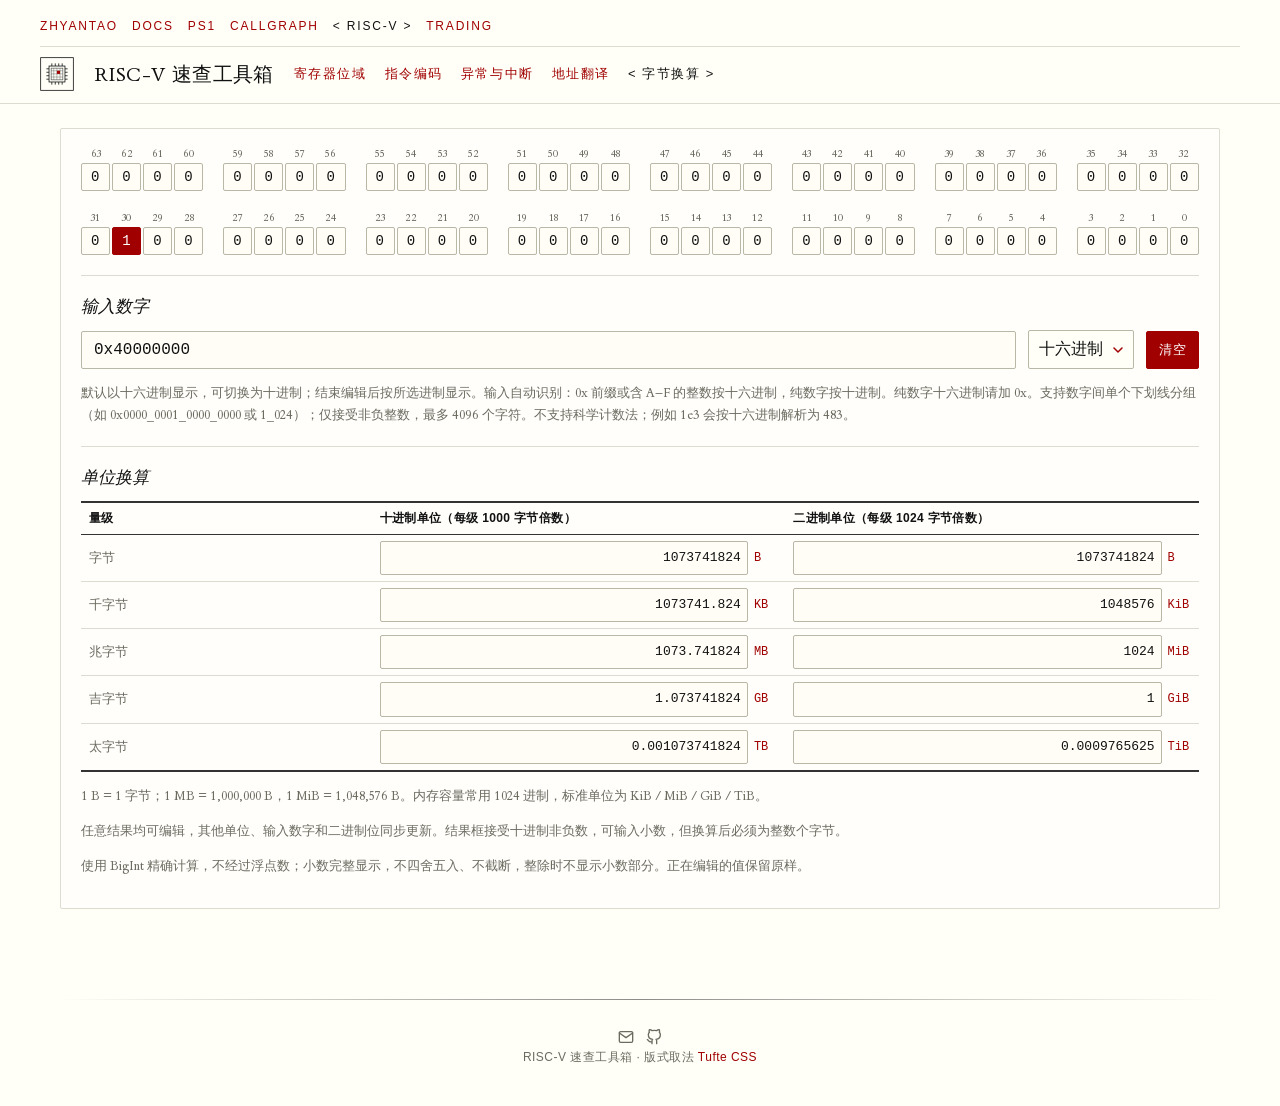
<file: bytes.html>
<!DOCTYPE html>
<html lang="zh-CN">
<head>
<meta charset="UTF-8">
<meta name="viewport" content="width=device-width, initial-scale=1">
<title>RISC-V 速查工具箱</title>
<link rel="icon" href="favicon.svg" type="image/svg+xml">
<link rel="stylesheet" href="tufte.css">
<style>
  /* 页面专属布局（基础主题见 tufte.css） */
  .card h2 { margin:0 0 12px; }
  h3 { margin:0 0 12px; }
  .section { margin-top:20px; padding-top:20px; border-top:1px solid var(--line); }
  .desc, .tip { font-size:13px; line-height:1.7; }
  .input-row { display:flex; flex-wrap:wrap; align-items:end; gap:12px; }
  .input-field { flex:1 1 180px; min-width:0; }
  label { display:block; font-size:14px; margin-bottom:6px; }
  input, button { padding:9px 12px; }
  input { width:100%; }
  #clear-btn { flex-shrink:0; }
  #display-base { flex-shrink:0; padding:9px 30px 9px 10px; }
  .bit-grid { display:grid; grid-template-columns:1fr; gap:20px; }
  .bit-group { display:grid; grid-template-columns:repeat(4,minmax(0,1fr)); gap:20px; }
  .bit-byte { display:grid; grid-template-columns:repeat(2,minmax(0,1fr)); gap:20px; }
  .bit-nibble { display:grid; grid-template-columns:repeat(4,minmax(0,1fr)); gap:2px; }
  .bit-cell { min-width:0; text-align:center; }
  .bit-index { display:block; margin-bottom:3px; font-size:11px; color:var(--muted); }
  .bit-button { width:100%; padding:5px 0; border-radius:2px; font:14px var(--mono); background:#fffdf6; color:var(--fg); border:1px solid #b9b7a5; }
  .bit-button:disabled { cursor:not-allowed; opacity:0.5; }
  table { table-layout:fixed; }
  th:first-child { width:26%; }
  td { font-family:var(--mono); overflow-wrap:anywhere; }
  td:first-child { font-family:inherit; color:var(--muted); }
  .unit-value { width:calc(100% - 3ch - 6px); min-width:0; padding:6px; text-align:right; }
  .unit { display:inline-block; width:3ch; text-align:left; margin-left:6px; color:var(--accent); font-size:12px; }
  @media (max-width:700px) {
    main { padding:12px; } .card { padding:14px; }
    .bit-grid { grid-template-columns:1fr; gap:12px; }
    .bit-group { grid-template-columns:repeat(2,minmax(0,1fr)); gap:12px; }
    .bit-byte { gap:12px; }
    th, td { padding:10px 6px; } th:first-child { width:26%; }
    .unit-value { min-width:0; }
    .unit { margin-left:4px; }
  }
</style>
</head>
<body>
<header>
  <nav class="site-nav" aria-label="站点导航">
    <a href="https://zhyantao.github.io/">ZHYANTAO</a>
    <a href="https://zhyantao.github.io/docs/">DOCS</a>
    <a href="https://zhyantao.github.io/PS1-generator/">PS1</a>
    <a href="https://zhyantao.github.io/callgraphs-generator/">CALLGRAPH</a>
    <a href="https://zhyantao.github.io/riscv-bitlab/" aria-current="page">RISC-V</a>
    <a href="https://zhyantao.github.io/trading/">TRADING</a>
  </nav>
  <img class="site-logo" src="favicon.svg" alt="RISC-V BitLab">
  <h1>RISC-V 速查工具箱</h1>
  <nav aria-label="页面导航">
    <a href="index.html">寄存器位域</a>
    <a href="instructions.html">指令编码</a>
    <a href="traps.html">异常与中断</a>
    <a href="translation.html">地址翻译</a>
    <a href="bytes.html" aria-current="page">字节换算</a>
  </nav>
</header>
<main>
  <section class="card" aria-label="字节换算">
    <section aria-label="64 位二进制表示">
      <div id="bit-grid" class="bit-grid" role="group" aria-label="64 位二进制表示" aria-describedby="bit-tip"></div>
      <p class="tip" id="bit-tip"></p>
    </section>
    <section class="section" aria-labelledby="input-title">
      <h3 id="input-title">输入数字</h3>
      <div class="input-row">
        <div class="input-field">
          <input id="number-input" type="text" aria-label="字节数" value="0x40000000" placeholder="例如 0x40000000 或 1073741824"
            autocomplete="off" autocapitalize="off" spellcheck="false" maxlength="4096"
            aria-describedby="input-tip input-error" aria-invalid="false">
        </div>
        <select id="display-base" aria-label="输入数字显示进制">
          <option value="16" selected>十六进制</option>
          <option value="10">十进制</option>
        </select>
        <button type="button" id="clear-btn">清空</button>
      </div>
      <p class="tip" id="input-tip">默认以十六进制显示，可切换为十进制；结束编辑后按所选进制显示。输入自动识别：0x 前缀或含 A–F 的整数按十六进制，纯数字按十进制。纯数字十六进制请加 0x。支持数字间单个下划线分组（如 0x0000_0001_0000_0000 或 1_024）；仅接受非负整数，最多 4096 个字符。不支持科学计数法；例如 1e3 会按十六进制解析为 483。</p>
      <p class="error" id="input-error" role="alert" hidden></p>
    </section>
    <section class="section" aria-labelledby="units-title">
      <h3 id="units-title">单位换算</h3>
      <table aria-label="字节单位换算结果">
        <thead><tr><th scope="col">量级</th><th scope="col">十进制单位（每级 1000 字节倍数）</th><th scope="col">二进制单位（每级 1024 字节倍数）</th></tr></thead>
        <tbody id="results"></tbody>
      </table>
      <p class="tip">1 B = 1 字节；1 MB = 1,000,000 B，1 MiB = 1,048,576 B。内存容量常用 1024 进制，标准单位为 KiB / MiB / GiB / TiB。</p>
      <p class="tip" id="units-tip">任意结果均可编辑，其他单位、输入数字和二进制位同步更新。结果框接受十进制非负数，可输入小数，但换算后必须为整数个字节。</p>
      <p class="error" id="units-error" role="alert" hidden></p>
      <p class="tip">使用 BigInt 精确计算，不经过浮点数；小数完整显示，不四舍五入、不截断，整除时不显示小数部分。正在编辑的值保留原样。</p>
    </section>
  </section>
</main>
<script src="page-state.js"></script>
<script>
const input = document.getElementById('number-input');
const displayBase = document.getElementById('display-base');
const error = document.getElementById('input-error');
const unitsError = document.getElementById('units-error');
const bitGrid = document.getElementById('bit-grid');
const bitTip = document.getElementById('bit-tip');
let currentBytes = 0n;
const bitButtons = [];
for (let groupIndex = 0; groupIndex < 2; groupIndex++) {
  const firstByte = 7 - groupIndex * 4;
  const group = document.createElement('div'); group.className = 'bit-group';
  group.setAttribute('role', 'group');
  group.setAttribute('aria-label', `第 ${firstByte} 至 ${firstByte - 3} 字节`);
  for (let byte = firstByte; byte > firstByte - 4; byte--) {
    const byteGroup = document.createElement('div'); byteGroup.className = 'bit-byte';
    // 每 4 位（半个字节）一组，组内紧凑、组间留白
    for (let nibble = 1; nibble >= 0; nibble--) {
      const nibbleGroup = document.createElement('div'); nibbleGroup.className = 'bit-nibble';
      for (let offset = 3; offset >= 0; offset--) {
        const bit = byte * 8 + nibble * 4 + offset;
        const cell = document.createElement('div'); cell.className = 'bit-cell';
        const index = document.createElement('span'); index.className = 'bit-index'; index.textContent = bit.toString();
        const button = document.createElement('button'); button.type = 'button'; button.className = 'bit-button';
        button.addEventListener('click', () => {
          if (currentBytes === null) return;
          const value = currentBytes ^ (1n << BigInt(bit));
          input.value = formatBytes(value);
          updateResults();
        });
        bitButtons.push({button, bit}); cell.append(index, button); nibbleGroup.appendChild(cell);
      }
      byteGroup.appendChild(nibbleGroup);
    }
    group.appendChild(byteGroup);
  }
  bitGrid.appendChild(group);
}
const units = [['字节','B','B'], ['千字节','KB','KiB'], ['兆字节','MB','MiB'], ['吉字节','GB','GiB'], ['太字节','TB','TiB']];
const resultCells = units.map(([label, decimalUnit, binaryUnit], index) => {
  const row = document.createElement('tr');
  const name = document.createElement('td'); name.textContent = label; row.appendChild(name);
  const cells = [decimalUnit, binaryUnit].map((unit, column) => {
    const cell = document.createElement('td');
    const value = document.createElement('input'); value.className = 'unit-value';
    value.type = 'text'; value.inputMode = 'decimal'; value.maxLength = 4096;
    value.autocomplete = 'off'; value.spellcheck = false; value.placeholder = '—';
    value.setAttribute('aria-label', `${column === 0 ? '十进制' : '二进制'}单位 ${unit}`);
    value.setAttribute('aria-describedby', 'units-tip units-error');
    const divisor = (column === 0 ? 1000n : 1024n) ** BigInt(index);
    value.addEventListener('input', () => updateResults(value, divisor));
    const suffix = document.createElement('span'); suffix.className = 'unit'; suffix.textContent = unit;
    cell.append(value, suffix); row.appendChild(cell); return value;
  });
  document.getElementById('results').appendChild(row); return cells;
});
function formatBytes(bytes) {
  return displayBase.value === '16' ? '0x' + bytes.toString(16).toUpperCase() : bytes.toString();
}
function updateInputDisplay() {
  if (currentBytes !== null && input.value.trim()) input.value = formatBytes(currentBytes);
}
function parseBytes(raw) {
  const text = raw.trim();
  if (raw.length > 4096) throw new Error('输入不能超过 4096 个字符。');
  if (!text) return null;
  if (/^0x/i.test(text) || /[a-f]/i.test(text)) {
    if (!/^(?:0x)?[0-9a-f]+(?:_[0-9a-f]+)*$/i.test(text)) throw new Error('请输入有效的十六进制非负整数，例如 0xFF 或 FF。');
    return BigInt('0x' + text.replace(/^0x/i, '').replaceAll('_', ''));
  }
  if (!/^[0-9]+(?:_[0-9]+)*$/.test(text)) throw new Error('请输入有效的十进制非负整数，允许数字间单个下划线，不支持小数、负数或其他分隔符。');
  return BigInt(text.replaceAll('_', ''));
}
function parseUnitBytes(raw, divisor) {
  const text = raw.trim();
  if (raw.length > 4096) throw new Error('输入不能超过 4096 个字符。');
  if (!text) return null;
  if (!/^(?:[0-9]+(?:\.[0-9]*)?|\.[0-9]+)$/.test(text)) throw new Error('请输入十进制非负数，不支持十六进制或科学计数法。');
  const [integer, fraction = ''] = text.split('.');
  const scale = 10n ** BigInt(fraction.length);
  const numerator = BigInt(integer + fraction) * divisor;
  if (numerator % scale !== 0n) throw new Error('换算后必须为整数个字节，请调整小数。');
  return numerator / scale;
}
function formatRatio(bytes, divisor) {
  const integer = bytes / divisor;
  let remainder = bytes % divisor;
  if (remainder === 0n) return integer.toString();
  let digits = '';
  // 单位除数仅含质因子 2 和 5，小数必定有限。
  while (remainder !== 0n) {
    remainder *= 10n;
    digits += (remainder / divisor).toString();
    remainder %= divisor;
  }
  return integer.toString() + '.' + digits;
}
function updateResults(source = input, divisor = 1n) {
  let bytes = null;
  error.textContent = ''; error.hidden = true;
  unitsError.textContent = ''; unitsError.hidden = true;
  input.setAttribute('aria-invalid', 'false');
  resultCells.flat().forEach(cell => cell.setAttribute('aria-invalid', 'false'));
  const activeError = source === input ? error : unitsError;
  try { bytes = source === input ? parseBytes(input.value) : parseUnitBytes(source.value, divisor); }
  catch (failure) { activeError.textContent = failure.message; activeError.hidden = false; source.setAttribute('aria-invalid', 'true'); }
  if (source !== input) input.value = bytes === null ? '' : formatBytes(bytes);
  currentBytes = activeError.hidden ? (bytes ?? 0n) : null;
  bitButtons.forEach(({button, bit}) => {
    const enabled = currentBytes !== null;
    const isSet = enabled && (currentBytes & (1n << BigInt(bit))) !== 0n;
    const weight = 1n << BigInt(bit);
    button.disabled = !enabled; button.textContent = enabled ? (isSet ? '1' : '0') : '—';
    button.title = `第 ${bit} 位 · 权重 2^${bit} = 0x${weight.toString(16).toUpperCase()} = ${weight.toString()}`;
    button.setAttribute('aria-pressed', String(isSet));
    button.setAttribute('aria-label', `第 ${bit} 位：${enabled ? (isSet ? '1' : '0') : '不可用'}，权重 2^${bit}，点击翻转`);
  });
  bitTip.hidden = currentBytes === null || currentBytes < (1n << 64n);
  bitTip.textContent = bitTip.hidden ? '' : '当前数值超过 64 位，仅显示低 64 位，翻转时保留高位。';
  resultCells.forEach((cells, index) => cells.forEach((cell, column) => {
    const divisor = (column === 0 ? 1000n : 1024n) ** BigInt(index);
    if (cell !== source) cell.value = bytes === null ? '' : formatRatio(bytes, divisor);
  }));
}
input.addEventListener('input', () => updateResults());
input.addEventListener('change', updateInputDisplay);
displayBase.addEventListener('change', updateInputDisplay);
document.getElementById('clear-btn').addEventListener('click', () => { input.value = ''; updateResults(); input.focus(); });
updateResults();
PageState.bind({ render:() => { updateResults(); updateInputDisplay(); } });
</script>
<footer class="site-footer">
  <hr class="slender">
  <ul class="footer-links">
    <li><a href="mailto:yantao.z@outlook.com" aria-label="Email">
      <svg viewBox="0 0 24 24" width="1em" height="1em" fill="none"
        stroke="currentColor" stroke-width="2" stroke-linecap="round"
        stroke-linejoin="round" aria-hidden="true">
        <path d="M4 4h16c1.1 0 2 .9 2 2v12c0 1.1-.9 2-2 2H4c-1.1 0-2-.9-2-2V6c0-1.1.9-2 2-2z"/>
        <polyline points="22,6 12,13 2,6"/>
      </svg>
    </a></li>
    <li><a href="https://github.com/zhyantao" aria-label="GitHub">
      <svg viewBox="0 0 24 24" width="1em" height="1em" fill="none"
        stroke="currentColor" stroke-width="2" stroke-linecap="round"
        stroke-linejoin="round" aria-hidden="true">
        <path d="M9 19c-5 1.5-5-2.5-7-3m14 6v-3.87a3.37 3.37 0 0 0-.94-2.61c3.14-.35 6.44-1.54 6.44-7A5.44 5.44 0 0 0 20 4.77 5.07 5.07 0 0 0 19.91 1S18.73.65 16 2.48a13.38 13.38 0 0 0-7 0C6.27.65 5.09 1 5.09 1A5.07 5.07 0 0 0 5 4.77a5.44 5.44 0 0 0-1.5 3.78c0 5.42 3.3 6.61 6.44 7A3.37 3.37 0 0 0 9 18.13V22"/>
      </svg>
    </a></li>
  </ul>
  <div class="credits">RISC-V 速查工具箱 · 版式取法 <a href="https://edwardtufte.github.io/tufte-css/">Tufte CSS</a></div>
</footer>
</body>
</html>
</file>
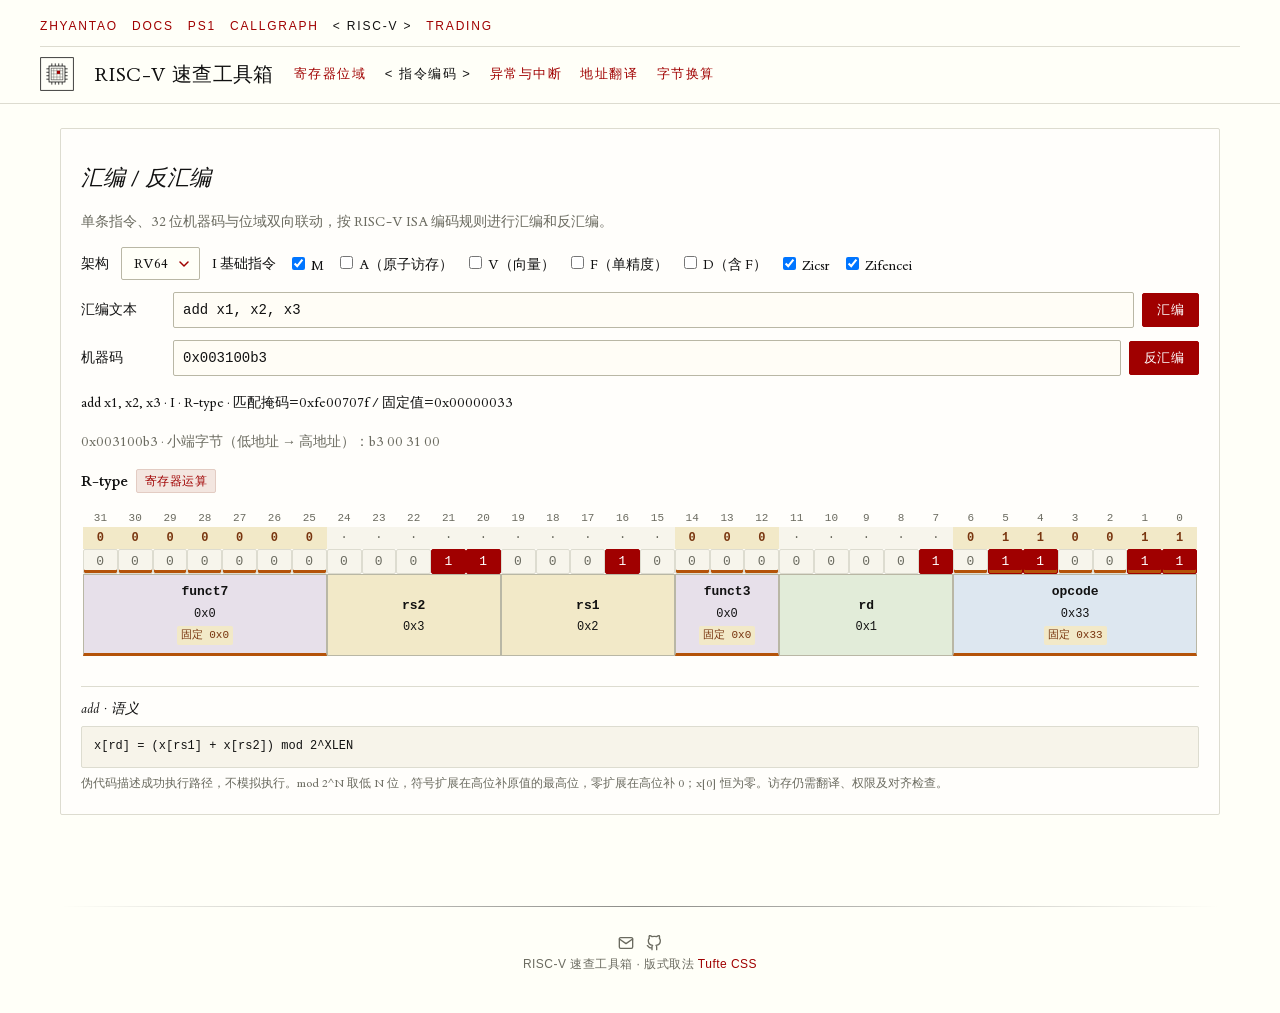
<file: instructions.html>
<!DOCTYPE html>
<html lang="zh-CN">
<head>
<meta charset="UTF-8">
<meta name="viewport" content="width=device-width, initial-scale=1">
<title>RISC-V 速查工具箱</title>
<link rel="icon" href="favicon.svg" type="image/svg+xml">
<link rel="stylesheet" href="tufte.css">
<style>
  /* 页面专属布局（基础主题见 tufte.css） */
  .intro p { margin:0 0 12px; line-height:1.7; font-size:14px; }
  .controls { display:flex; gap:12px; flex-wrap:wrap; align-items:center; font-size:14px; }
  select { padding:7px 30px 7px 12px; }
  .legend { display:flex; flex-wrap:wrap; gap:8px; margin-top:16px; font-size:12px; }
  .legend span { padding:4px 10px; border:1px solid #c9c7b8; }
  .heading { display:flex; flex-wrap:wrap; gap:12px; align-items:center; }
  #codec-format-heading { margin:16px 0 12px; gap:8px; line-height:1.5; }
  #codec-format-heading .tag { line-height:1.5; }
  .desc { font-size:14px; line-height:1.6; }
  .scroll { overflow-x:auto; padding:4px 2px 8px; }
  .bit-labels, .bit-row { display:grid; grid-template-columns:repeat(32,minmax(0,1fr)); min-width:1024px; }
  .bit-row { margin-bottom:10px; }
  .field { min-width:0; min-height:68px; padding:8px 4px; display:flex; flex-direction:column; align-items:center; justify-content:center; gap:5px; position:relative; }
  .field-name { font:600 13px/1.4 var(--mono); white-space:nowrap; flex-shrink:0; }
  .field.narrow .field-name { writing-mode:vertical-rl; font-size:12px; }
  table { font-size:12px; margin-top:4px; }
  th, td { padding:4px 6px; line-height:1.4; }
  th:nth-child(-n+3), td:nth-child(-n+3) { width:1%; white-space:nowrap; }
  td:last-child { overflow-wrap:anywhere; }
  .notes { margin-top:16px; font-size:13px; line-height:1.8; }
  .example { font-size:13px; line-height:1.9; margin-bottom:0; }
  .codec-controls { display:flex; flex-wrap:wrap; gap:12px; align-items:center; margin:12px 0; font-size:14px; }
  .codec-form { display:flex; flex-wrap:wrap; gap:8px; align-items:center; margin:12px 0; }
  .codec-form label { min-width:6em; font-size:14px; }
  .codec-input { flex:1; min-width:180px; font:14px var(--mono); padding:9px; border:1px solid #b9b7a5; border-radius:2px; background:#fffdf6; color:var(--fg); }
  .codec-error { font-size:13px; line-height:1.6; }
  .codec-summary { font-size:14px; line-height:1.9; overflow-wrap:anywhere; }
  #codec-help { margin:6px 0 0; }
  .codec-bits { display:grid; grid-template-columns:repeat(32,minmax(0,1fr)); min-width:1024px; }
  .codec-bit { padding:4px 0; font:13px var(--mono); cursor:pointer; }
  .codec-bit[data-fixed="true"] { box-shadow:inset 0 -3px #b45309; }
  .field[data-fixed="true"] { border-bottom:3px solid #b45309; }
  .fixed-marker { color:#78350f; background:#f2e9c8; padding:2px 4px; border-radius:2px; font:11px/1.4 var(--mono); max-width:100%; overflow-wrap:anywhere; }
  .field.narrow .fixed-marker { writing-mode:vertical-rl; white-space:nowrap; }
  .codec-pattern { display:grid; grid-template-columns:repeat(32,minmax(0,1fr)); min-width:1024px; }
  .codec-pattern span { text-align:center; font:12px var(--mono); padding:4px 0; color:var(--muted); background:#f7f5ec; }
  .codec-pattern span[data-fixed="true"] { color:#78350f; background:#f2e9c8; font-weight:700; }
  .codec-field-value { font:12px var(--mono); max-width:100%; overflow-wrap:anywhere; }
  .field.narrow .codec-field-value { writing-mode:vertical-rl; white-space:nowrap; }
  #format-reference { padding:14px 0 0; margin-top:12px; border-top:1px solid var(--line); }
  #format-reference > p { margin:0 0 6px; font-size:12px; line-height:1.4; }
  #format-reference > .controls { gap:8px; font-size:13px; }
  #format-reference select { padding:4px 28px 4px 8px; max-width:100%; }
  #format-reference .legend { gap:4px; margin:6px 0; }
  #format-reference .legend span { padding:2px 6px; }
  #formats > .card { margin:0; padding:0; border:0; border-radius:0; }
  #formats .format-details > summary { padding:6px 0; }
  #formats .heading { gap:6px; }
  #formats h2 { font-size:14px; margin:0 0 8px; }
  #formats .tag { padding:1px 6px; font-size:11px; }
  #formats .desc { font-size:12px; line-height:1.4; margin:4px 0; }
  #formats .scroll { padding:2px 0 4px; }
  #formats .bit-row { margin-bottom:0; }
  #formats .field { min-height:48px; padding:4px; gap:3px; }
  #formats .notes { margin-top:6px; padding:6px 8px; font-size:12px; line-height:1.4; }
  #formats .example { margin:6px 0 8px; font-size:12px; line-height:1.5; }
  .operation-code { margin:0 0 8px; padding:10px 12px; border:1px solid var(--line); border-radius:2px; background:#f7f4ea; white-space:pre-wrap; overflow-wrap:anywhere; font:12px/1.6 var(--mono); }
  .operation-code:empty { display:none; }
  .operation-code code { background:none; padding:0; font:inherit; }
  .format-details > summary { cursor:pointer; }
  .format-details > summary .heading { display:inline-flex; flex-wrap:wrap; margin:0; vertical-align:middle; }
  .format-details[open] > summary { margin-bottom:4px; }
  @media (max-width:600px) { main { padding:12px; } .card, .intro { padding:14px; } }
</style>
</head>
<body>
<header>
  <nav class="site-nav" aria-label="站点导航">
    <a href="https://zhyantao.github.io/">ZHYANTAO</a>
    <a href="https://zhyantao.github.io/docs/">DOCS</a>
    <a href="https://zhyantao.github.io/PS1-generator/">PS1</a>
    <a href="https://zhyantao.github.io/callgraphs-generator/">CALLGRAPH</a>
    <a href="https://zhyantao.github.io/riscv-bitlab/" aria-current="page">RISC-V</a>
    <a href="https://zhyantao.github.io/trading/">TRADING</a>
  </nav>
  <img class="site-logo" src="favicon.svg" alt="RISC-V BitLab">
  <h1>RISC-V 速查工具箱</h1>
  <nav aria-label="页面导航">
    <a href="index.html">寄存器位域</a>
    <a href="instructions.html" aria-current="page">指令编码</a>
    <a href="traps.html">异常与中断</a>
    <a href="translation.html">地址翻译</a>
    <a href="bytes.html">字节换算</a>
  </nav>
</header>
<main>
  <section id="instruction-card" class="card" aria-labelledby="codec-title">
    <h2 id="codec-title">汇编 / 反汇编</h2>
    <p class="desc">单条指令、32 位机器码与位域双向联动，按 RISC-V ISA 编码规则进行汇编和反汇编。</p>
    <div class="codec-controls">
      <label for="codec-xlen">架构</label>
      <select id="codec-xlen"><option value="64">RV64</option><option value="32">RV32</option></select>
      <span>I 基础指令</span>
      <label><input type="checkbox" id="codec-m" checked> M</label>
      <label><input type="checkbox" id="codec-a"> A（原子访存）</label>
      <label><input type="checkbox" id="codec-v"> V（向量）</label>
      <label><input type="checkbox" id="codec-f"> F（单精度）</label>
      <label><input type="checkbox" id="codec-d"> D（含 F）</label>
      <label><input type="checkbox" id="codec-csr" checked> Zicsr</label>
      <label><input type="checkbox" id="codec-fence" checked> Zifencei</label>
    </div>
    <form id="codec-asm-form" class="codec-form">
      <label for="codec-asm">汇编文本</label>
      <input id="codec-asm" class="codec-input" value="add x1, x2, x3" maxlength="256" spellcheck="false" aria-describedby="codec-error">
      <button type="submit" class="codec-button">汇编</button>
    </form>
    <form id="codec-word-form" class="codec-form">
      <label for="codec-word">机器码</label>
      <input id="codec-word" class="codec-input" value="0x003100b3" maxlength="66" spellcheck="false" aria-describedby="codec-error">
      <button type="submit" class="codec-button">反汇编</button>
    </form>
    <p id="instruction-transfer-status" class="desc" role="status"></p>
    <div id="codec-error" class="codec-error" role="status"></div>
    <div id="codec-result">
      <p id="codec-summary" class="codec-summary"></p>
      <p id="codec-bytes" class="desc"></p>
      <div id="codec-format-heading" class="heading" aria-live="polite" hidden></div>
      <div id="codec-diagram" class="scroll"></div>
    </div>
    <section id="format-reference" aria-label="当前指令语义" hidden>
    <div id="formats"></div>
    </section>
  </section>
  <noscript>请启用 JavaScript 以显示指令位域图与字段说明。</noscript>
</main>
<script src="riscv-codec.js"></script>
<script>
const opcode = ['opcode', 6, 0, 'opcode', '7 位主操作码，用于区分指令大类。'];
const rd = ['rd', 11, 7, 'destination', '目标整数寄存器编号，5 位编码对应 x0–x31。'];
const rs1 = ['rs1', 19, 15, 'source', '第一源整数寄存器编号；加载 / 存储时通常为基址寄存器。'];
const rs2 = ['rs2', 24, 20, 'source', '第二源整数寄存器编号；存储时提供待写入的数据。'];
const funct3 = ['funct3', 14, 12, 'function', '3 位功能码，与 opcode 等字段共同确定操作。'];
const FORMATS = [
  {
    id:'R', kind:'寄存器运算', instructions:'ADD / SUB / AND / OR / SLL',
    desc:'使用两个源寄存器，将结果写入 rd。典型形式：op rd, rs1, rs2。',
    fields:[['funct7',31,25,'function','7 位功能码。例如 ADD 为 0000000，SUB 为 0100000。'],rs2,rs1,funct3,rd,opcode],
    formula:[['code','ADD: x[rd] = (x[rs1] + x[rs2]) mod 2^XLEN\nSUB: x[rd] = (x[rs1] - x[rs2]) mod 2^XLEN\nAND: x[rd] = x[rs1] & x[rs2]\nOR:  x[rd] = x[rs1] | x[rs2]\nSLL: x[rd] = (x[rs1] << (x[rs2] & (XLEN - 1))) mod 2^XLEN']],
    note:'opcode / funct3 / funct7 共同选择具体操作；mod 2^XLEN 表示取模，结果范围为 0…2^XLEN−1，即只保留低 XLEN 位（负数也按此范围回绕）。所有写回均遵循 x[0] 恒为 0。',
    example:'add x1, x2, x3', word:0x003100b3,
    values:['0000000','00011','00010','000','00001','0110011']
  },
  {
    id:'I', kind:'立即数运算 / 加载 / JALR', instructions:'ADDI / ANDI / LW / JALR',
    desc:'一个源寄存器和一个连续的 12 位立即数，结果写入 rd。典型形式：op rd, rs1, imm。',
    fields:[['imm[11:0]',31,20,'immediate','12 位立即数，普通算术、加载和 JALR 使用符号扩展。'],rs1,funct3,rd,opcode],
    formula:[['code','imm = 符号扩展到XLEN位(inst[31:20])\nADDI: x[rd] = (x[rs1] + imm) mod 2^XLEN\nANDI: x[rd] = x[rs1] & imm\nLW:   x[rd] = 符号扩展到XLEN位(load32((x[rs1] + imm) mod 2^XLEN))\nJALR:\n  target = ((x[rs1] + imm) mod 2^XLEN) & ~1\n  link = (PC + 4) mod 2^XLEN\n  check_instruction_alignment(target)\n  x[rd] = link\n  PC = target']],
    note:'符号扩展到XLEN位 按源位宽符号扩展到 XLEN；普通 imm 范围 −2048…2047。JALR 先读取源寄存器再写回，适用于 rd=rs1。移位立即数和 CSR 复用布局，但分别编码 shamt/功能位和 CSR 地址。',
    example:'addi x1, x2, -1', word:0xfff10093,
    values:['111111111111','00010','000','00001','0010011']
  },
  {
    id:'S', kind:'存储', instructions:'SB / SH / SW / SD（RV64）',
    desc:'将 rs2 的数据写入 rs1 + 偏移指定的内存位置，不包含 rd。立即数被拆成高 7 位与低 5 位。',
    fields:[['imm[11:5]',31,25,'immediate','存储偏移的高 7 位，inst[31] 为符号位。'],rs2,rs1,funct3,['imm[4:0]',11,7,'immediate','存储偏移的低 5 位，占用 R / I 格式中 rd 的位置。'],opcode],
    formula:[['code','imm = 符号扩展到XLEN位(concat(inst[31:25], inst[11:7]))\naddr = (x[rs1] + imm) mod 2^XLEN\nSB: store8(addr, x[rs2][7:0])\nSH: store16(addr, x[rs2][15:0])\nSW: store32(addr, x[rs2][31:0])\nSD: store64(addr, x[rs2][63:0])  // RV64']],
    note:'concat 按从高到低拼接位段；偏移范围 −2048…2047 字节。load/store 表示架构内存访问，仍需地址翻译、权限及对齐检查，并非绕过异常的直接写内存。',
    example:'sw x3, 12(x2)', word:0x00312623,
    values:['0000000','00011','00010','010','01100','0100011']
  },
  {
    id:'B', kind:'条件分支', instructions:'BEQ / BNE / BLT / BGE / BLTU / BGEU',
    desc:'比较 rs1 与 rs2，条件成立时跳转到当前指令 PC + 偏移。立即数分散在四个区域，最低位隐含为 0。',
    fields:[['imm[12]',31,31,'immediate','分支偏移的符号位。'],['imm[10:5]',30,25,'immediate','偏移的第 10 到 5 位。'],rs2,rs1,funct3,['imm[4:1]',11,8,'immediate','偏移的第 4 到 1 位。'],['imm[11]',7,7,'immediate','偏移的第 11 位，注意它不与 imm[12] 相邻。'],opcode],
    formula:[['code','offset = 符号扩展到XLEN位(concat(inst[31], inst[7], inst[30:25], inst[11:8], 0b0))\nBEQ: taken = (x[rs1] == x[rs2])\nBNE: taken = (x[rs1] != x[rs2])\nBLT: taken = (signed(x[rs1]) < signed(x[rs2]))\nBGE: taken = (signed(x[rs1]) >= signed(x[rs2]))\nBLTU: taken = (unsigned(x[rs1]) < unsigned(x[rs2]))\nBGEU: taken = (unsigned(x[rs1]) >= unsigned(x[rs2]))\nif taken:\n  target = (PC + offset) mod 2^XLEN\n  check_instruction_alignment(target)\n  PC = target\nelse:\n  PC = (PC + 4) mod 2^XLEN']],
    note:'13 位有符号字节偏移，范围 −4096 … +4094，步长 2 字节。目标基于当前 PC，而非 PC + 4。仅支持 IALIGN=32 时，实际跳转目标仍须 4 字节对齐。',
    example:'beq x1, x2, +16', word:0x00208863,
    values:['0','000000','00010','00001','000','1000','0','1100011']
  },
  {
    id:'U', kind:'高位立即数', instructions:'LUI / AUIPC',
    desc:'指令高 20 位携带立即数，构造结果时低 12 位补 0。只包含 rd，无源寄存器字段。',
    fields:[['imm[31:12]',31,12,'immediate','立即数高 20 位，低 12 位不编码、固定补 0。'],rd,opcode],
    formula:[['code','imm32 = concat(inst[31:12], 0b000000000000)\nimm = 符号扩展到XLEN位(imm32)\nLUI:   x[rd] = imm\nAUIPC: x[rd] = (PC + imm) mod 2^XLEN\n\n// lui rd, 0x12345\nimm32 = 0x12345 << 12  // 0x12345000']],
    note:'concat 按从高到低拼接；符号扩展到XLEN位 将 32 位值符号扩展到 XLEN（RV32 不扩展）。PC 指当前指令地址；写 x[0] 的结果被丢弃。',
    example:'lui x1, 0x12345', word:0x123450b7,
    values:['00010010001101000101','00001','0110111']
  },
  {
    id:'J', kind:'无条件跳转', instructions:'JAL',
    desc:'跳转到当前 PC + 偏移，并将返回地址 PC + 4 写入 rd。立即数分散排列，最低位隐含为 0。',
    fields:[['imm[20]',31,31,'immediate','跳转偏移的符号位。'],['imm[10:1]',30,21,'immediate','偏移的第 10 到 1 位。'],['imm[11]',20,20,'immediate','偏移的第 11 位。'],['imm[19:12]',19,12,'immediate','偏移的第 19 到 12 位。'],rd,opcode],
    formula:[['code','offset = 符号扩展到XLEN位(concat(inst[31], inst[19:12], inst[20], inst[30:21], 0b0))\ntarget = (PC + offset) mod 2^XLEN\nlink = (PC + 4) mod 2^XLEN\ncheck_instruction_alignment(target)\nx[rd] = link\nPC = target']],
    note:'21 位有符号字节偏移，范围 −1048576 … +1048574，步长 2 字节。rd = x0 时丢弃返回地址（伪指令 j）。JALR 属于 I-type，不属于 J-type；IALIGN=32 时目标须 4 字节对齐。',
    example:'jal x1, +32', word:0x020000ef,
    values:['0','0000010000','0','00000000','00001','1101111']
  }
];

for (const [id, kind, assembly, note] of [
  ['V-OP', '向量整数运算 · OP-V', 'vadd.vv v1, v2, v3', 'funct3 区分 vv / vx / vi 等操作数类型；同一位置可能是向量寄存器、整数寄存器或立即数。vm=0 使用 v0.t 掩码。'],
  ['V-SETVL', '寄存器配置 · vsetvl', 'vsetvl x1, x2, x3', 'rs1 提供 AVL，rs2 提供 vtype；rd 接收选定的 VL。rs1/rd 为 x0 时有特殊规则。'],
  ['V-SETVLI', '立即数配置 · vsetvli', 'vsetvli zero, zero, e64, m4, tu, ma', 'vtypei 编码 LMUL、SEW 和尾部/掩码策略；不支持的配置可导致 vill 置位，不表示指令编码无法识别。'],
  ['V-SETIVLI', '立即 AVL 配置 · vsetivli', 'vsetivli zero, 19, e64, m4, tu, ma', 'AVL 来自 5 位 uimm，不是 rs1 寄存器；高两位固定为 11。'],
  ['V-MEM', '单位步长访存 · STORE-FP', 'vse32.v v16, (x25)', '示例对应故障机器码 0x020ce827。vs3 是存储源，不是 rd；width=110 表示 EEW=32，sumop=00000 为普通单位步长存储。向量加载使用 LOAD-FP opcode。'],
  ['V-STRIDE', '步长访存', 'vlse32.v v8, (x10), x11', 'mop=10，rs2 指定以字节为单位的步长，不是存储数据源。'],
  ['V-INDEX', '索引访存', 'vluxei32.v v8, (x10), v12', 'mop=01 为无序索引，11 为有序索引；width 表示索引 EEW，实际数据元素宽度取自 SEW。']
]) {
  const decoded = RISCVCodec.assemble(assembly, { xlen:64, extensions:['V'] });
  FORMATS.push({
    id, group:'V', kind, instructions:decoded.mnemonic, desc:'V 扩展 32 位编码子格式；下面展示代表指令的固定编码及可变操作数字段。',
    fields:decoded.fields.map(field => [field.name, field.hi, field.lo, field.category,
      field.description + (field.fixed ? '；本示例固定编码 0b' + field.fixedValue.toString(2).padStart(field.hi - field.lo + 1, '0') : '；可变字段'), field.fixed ? field.fixedValue.toString(16) : null]),
    formula:[['text','V 指令需结合 VL、VTYPE、VSTART 与掩码判断运行行为；编码解读不代表执行条件全部满足。']],
    note, example:assembly, word:decoded.word,
    values:decoded.fields.map(field => field.value.toString(2).padStart(field.hi - field.lo + 1, '0'))
  });
}

const container = document.getElementById('formats');
let activeFormat = null;
let activeDecoded = null;
function prioritizeFormat(decoded) {
  activeDecoded = decoded;
  activeFormat = null;
  if (decoded) {
    if (decoded.format === 'V') {
      activeFormat = ({ vsetvl:'V-SETVL', vsetvli:'V-SETVLI', vsetivli:'V-SETIVLI' })[decoded.mnemonic];
      if (!activeFormat) {
        const opcode = Number(decoded.word & 127n);
        const mop = Number((decoded.word >> 26n) & 3n);
        activeFormat = opcode === 0x57 ? 'V-OP' : mop === 2 ? 'V-STRIDE' : mop === 1 || mop === 3 ? 'V-INDEX' : 'V-MEM';
      }
    } else activeFormat = decoded.format;
  }
  const heading = document.getElementById('codec-format-heading');
  heading.replaceChildren();
  heading.hidden = !decoded;
  if (decoded) {
    const reference = FORMATS.find(format => format.id === activeFormat);
    let kind = reference?.kind || (decoded.format === 'R4' ? '融合乘加' : decoded.format === 'AMO' ? '原子访存' : '指令编码');
    if (decoded.format === 'R' && ['F','D'].includes(decoded.extension)) kind = '浮点运算 / 转换';
    if (decoded.extension === 'Zicsr') kind = 'CSR 访问';
    heading.append(element('strong', '', decoded.format + '-type'), element('span', 'tag', kind));
  }
  render();
}
function element(tag, className, text) {
  const node = document.createElement(tag);
  if (className) node.className = className;
  if (text !== undefined) node.textContent = text;
  return node;
}
function instructionSemantics(decoded) {
  const name = decoded.mnemonic;
  const imm = 'imm = 符号扩展到XLEN位(inst[31:20])\n';
  const wrap = expression => '(' + expression + ') mod 2^XLEN';
  const binary = { add:'+', sub:'-', and:'&', or:'|', xor:'^' };
  if (binary[name]) return 'x[rd] = ' + (['add','sub'].includes(name) ? wrap('x[rs1] ' + binary[name] + ' x[rs2]') : 'x[rs1] ' + binary[name] + ' x[rs2]');
  const immediate = { addi:'+', andi:'&', ori:'|', xori:'^' };
  if (immediate[name]) return imm + 'x[rd] = ' + (name === 'addi' ? wrap('x[rs1] + imm') : 'x[rs1] ' + immediate[name] + ' imm');
  if (['slt','sltu','slti','sltiu'].includes(name)) {
    const isImmediate = name.includes('i'), cast = name.endsWith('u') ? 'unsigned' : 'signed';
    return (isImmediate ? imm : '') + 'x[rd] = (' + cast + '(x[rs1]) < ' + cast + '(' + (isImmediate ? 'imm' : 'x[rs2]') + ')) ? 1 : 0';
  }
  if (['addw','subw','addiw'].includes(name)) return (name === 'addiw' ? imm : '') + 'result32 = (x[rs1] ' + (name === 'subw' ? '-' : '+') + ' ' + (name === 'addiw' ? 'imm' : 'x[rs2]') + ') mod 2^32\nx[rd] = 符号扩展到XLEN位(result32)';
  if (/^s(ll|rl|ra)i?w?$/.test(name)) {
    const word = name.endsWith('w'), immediate = name.includes('i'), arithmetic = name.startsWith('sra');
    const bits = word ? '32' : 'XLEN';
    const source = word ? 'x[rs1][31:0]' : 'x[rs1]';
    return 'shamt = ' + (immediate ? 'inst[' + (word || decoded.xlen === 32 ? '24' : '25') + ':20]' : 'x[rs2] & (' + bits + ' - 1)') + '\nresult = (' + (arithmetic ? 'signed(' + source + ')' : source) + (name.startsWith('sll') ? ' << shamt' : arithmetic ? ' arithmetic_shift_right shamt' : ' logical_shift_right shamt') + ') mod 2^' + bits + '\nx[rd] = ' + (word ? '符号扩展到XLEN位(result)' : 'result');
  }
  const loads = { lb:8, lbu:8, lh:16, lhu:16, lw:32, lwu:32, ld:64, flw:32, fld:64 };
  if (loads[name]) {
    const floating = name.startsWith('f');
    return imm + 'addr = ' + wrap('x[rs1] + imm') + '\n' + (floating ? 'f[rd]' : 'x[rd]') + ' = ' + (floating ? (name === 'flw' ? 'NaN_box_FLEN' : 'load64') : name.endsWith('u') ? '零扩展到XLEN位' : '符号扩展到XLEN位') + (floating && name === 'fld' ? '(addr)' : '(load' + loads[name] + '(addr))');
  }
  const stores = { sb:8, sh:16, sw:32, sd:64, fsw:32, fsd:64 };
  if (stores[name]) return 'imm = 符号扩展到XLEN位(concat(inst[31:25], inst[11:7]))\naddr = ' + wrap('x[rs1] + imm') + '\nstore' + stores[name] + '(addr, ' + (name.startsWith('f') ? 'f' : 'x') + '[rs2][' + (stores[name] - 1) + ':0])';
  if (['lui','auipc'].includes(name)) return 'imm32 = concat(inst[31:12], 0b000000000000)\nimm = 符号扩展到XLEN位(imm32)\nx[rd] = ' + (name === 'lui' ? 'imm' : wrap('PC + imm'));
  const branches = { beq:'x[rs1] == x[rs2]', bne:'x[rs1] != x[rs2]', blt:'signed(x[rs1]) < signed(x[rs2])', bge:'signed(x[rs1]) >= signed(x[rs2])', bltu:'unsigned(x[rs1]) < unsigned(x[rs2])', bgeu:'unsigned(x[rs1]) >= unsigned(x[rs2])' };
  if (branches[name]) return 'offset = 符号扩展到XLEN位(concat(inst[31], inst[7], inst[30:25], inst[11:8], 0b0))\nif ' + branches[name] + ':\n    target = ' + wrap('PC + offset') + '\n    check_instruction_alignment(target)\n    PC = target\nelse:\n    PC = ' + wrap('PC + 4');
  if (name === 'jal' || name === 'jalr') return (name === 'jal' ? 'offset = 符号扩展到XLEN位(concat(inst[31], inst[19:12], inst[20], inst[30:21], 0b0))\ntarget = ' + wrap('PC + offset') : imm + 'target = (' + wrap('x[rs1] + imm') + ') & ~1') + '\nlink = ' + wrap('PC + 4') + '\ncheck_instruction_alignment(target)\nx[rd] = link\nPC = target';
  if (name === 'mul' || name === 'mulw') return name === 'mul' ? 'x[rd] = (x[rs1] * x[rs2]) mod 2^XLEN' : 'result32 = (x[rs1] * x[rs2]) mod 2^32\nx[rd] = 符号扩展到XLEN位(result32)';
  if (['mulh','mulhu','mulhsu'].includes(name)) return 'product = ' + (name === 'mulhu' ? 'unsigned' : 'signed') + '(x[rs1]) * ' + (name === 'mulh' ? 'signed' : 'unsigned') + '(x[rs2])\nx[rd] = (product mod 2^(2 * XLEN))[2 * XLEN - 1:XLEN]';
  if (name === 'ecall') return 'raise_exception(environment_call, current_privilege)\nexception_pc = PC';
  if (name === 'ebreak') return 'raise_exception(breakpoint)\nexception_pc = PC';
  const memory = /^(vl|vs)e(8|16|32|64)\.v$/.exec(name);
  if (memory) {
    const bits = Number(memory[2]), store = memory[1] === 'vs';
    return 'for i in VSTART .. VL - 1:\n    if vm == 1 or v0.mask[i] == 1:\n        addr = (x[rs1] + i * ' + (bits / 8) + ') mod 2^XLEN\n        ' + (store ? 'store' + bits + '(addr, v[vs3].element' + bits + '[i])' : 'v[vd].element' + bits + '[i] = load' + bits + '(addr)') + '\n// 正常完成后 VSTART = 0；掩码/尾部策略按 VTYPE，异常按向量重启规则处理';
  }
  const vector = /^(vadd|vsub|vand|vor|vxor)\.(vv|vx|vi)$/.exec(name);
  if (vector) {
    const op = { vadd:'+', vsub:'-', vand:'&', vor:'|', vxor:'^' }[vector[1]];
    const operand = vector[2] === 'vv' ? 'v[vs1].element_SEW[i]' : vector[2] === 'vx' ? 'resize_signed_to_SEW(x[rs1])' : '符号扩展到SEW位(inst[19:15])';
    return 'for i in VSTART .. VL - 1:\n    if vm == 1 or v0.mask[i] == 1:\n        v[vd].element_SEW[i] = (v[vs2].element_SEW[i] ' + op + ' ' + operand + ') mod 2^SEW\n// 正常完成后 VSTART = 0；未激活元素和尾部按 VTYPE 策略处理';
  }
  return '';
}

function render() {
  container.replaceChildren();
  document.getElementById('format-reference').hidden = !activeDecoded;
  if (!activeDecoded) return;
  const card = element('section', 'card');
  card.id = activeFormat + '-type';
  card.dataset.mnemonic = activeDecoded.mnemonic;
  card.append(element('h2', '', activeDecoded.mnemonic + ' · 语义'));
  const code = instructionSemantics(activeDecoded);
  if (code) {
    const block = element('pre', 'operation-code');
    block.append(element('code', '', code));
    card.append(block);
  }
  else card.append(element('p', 'desc', '当前仅提供 ' + activeDecoded.mnemonic + ' 的编码解析，尚未提供该指令的独立语义伪代码。'));
  if (code) card.append(element('p', 'desc', '伪代码描述成功执行路径，不模拟执行。mod 2^N 取低 N 位，符号扩展在高位补原值的最高位，零扩展在高位补 0；x[0] 恒为零。访存仍需翻译、权限及对齐检查。'));
  if (activeDecoded.note) card.append(element('p', 'desc', activeDecoded.note));
  container.append(card);
}
render();
</script>
<script src="page-state.js"></script>
<script>
const codecAsm = document.getElementById('codec-asm');
const codecWordInput = document.getElementById('codec-word');
const codecError = document.getElementById('codec-error');
const codecResult = document.getElementById('codec-result');
let codecWord = 0x003100b3n;
let codecSource = 'assembly';
function codecOptions() {
  const extensions = ['I'];
  for (const [id, name] of [['codec-m','M'], ['codec-a','A'], ['codec-v','V'], ['codec-f','F'], ['codec-d','D'], ['codec-csr','Zicsr'], ['codec-fence','Zifencei']]) {
    if (document.getElementById(id).checked) extensions.push(name);
  }
  return { xlen:Number(document.getElementById('codec-xlen').value), extensions };
}
function codecHex(value) { return '0x' + value.toString(16).padStart(8, '0'); }
function renderCodecWord(decoded) {
  prioritizeFormat(decoded);
  codecResult.hidden = false;
  document.getElementById('codec-summary').textContent = decoded
    ? decoded.assembly + ' · ' + decoded.extension + ' · ' + decoded.format + '-type · 匹配掩码=' + codecHex(decoded.mask) + ' / 固定值=' + codecHex(decoded.match)
    : '当前机器码未被所选架构 / 扩展的编解码器识别。下方仅显示原始位段，不代表已判定指令类型或架构非法。';
  const bytes = Array.from({length:4}, (_, i) => ((codecWord >> BigInt(i * 8)) & 255n).toString(16).padStart(2, '0'));
  document.getElementById('codec-bytes').textContent = codecHex(codecWord) + ' · 小端字节（低地址 → 高地址）：' + bytes.join(' ');
  const diagram = document.getElementById('codec-diagram');
  diagram.replaceChildren();
  const labels = element('div', 'bit-labels');
  labels.setAttribute('aria-hidden', 'true');
  const bits = element('div', 'codec-bits');
  const pattern = element('div', 'codec-pattern');
  pattern.setAttribute('aria-label', '当前指令编码模板：0/1 为固定编码，· 为可变位，? 为未识别');
  const fields = decoded ? decoded.fields : [[31,25],[24,20],[19,15],[14,12],[11,7],[6,0]].map(([hi,lo]) => ({name:'bits['+hi+':'+lo+']', hi, lo, value:(codecWord >> BigInt(lo)) & ((1n << BigInt(hi-lo+1))-1n), category:'function', description:'原始位段；尚未识别指令。'}));
  for (let bit = 31; bit >= 0; bit--) {
    labels.append(element('span', '', bit));
    const value = (codecWord >> BigInt(bit)) & 1n;
    const button = element('button', 'codec-bit', value.toString());
    button.type = 'button'; button.id = 'codec-bit-' + bit;
    button.setAttribute('aria-pressed', String(value === 1n));
    const fixed = decoded ? ((decoded.mask >> BigInt(bit)) & 1n) === 1n : false;
    const expected = decoded ? (decoded.match >> BigInt(bit)) & 1n : null;
    const patternBit = element('span', '', decoded ? fixed ? String(expected) : '·' : '?');
    patternBit.dataset.fixed = String(fixed);
    patternBit.title = '第 ' + bit + ' 位：' + (decoded ? fixed ? '固定编码 ' + expected : '可变位' : '尚未识别，不推断固定值');
    pattern.append(patternBit);
    button.dataset.fixed = String(fixed);
    const fixedText = fixed ? '；当前指令固定为 ' + expected + '，修改可能改变指令或成为未识别编码' : '';
    button.setAttribute('aria-label', '第 ' + bit + ' 位 = ' + value + fixedText + '，点击翻转');
    const bf = fields.find(f => bit >= f.lo && bit <= f.hi);
    button.title = bf
      ? '第 ' + bit + ' 位 · ' + bf.name + '：' + bf.description + fixedText
      : '第 ' + bit + ' 位 · 保留 / 未定义位';
    button.addEventListener('click', () => {
      codecSource = 'word'; codecWord ^= 1n << BigInt(bit);
      codecWordInput.value = codecHex(codecWord); updateCodec('word');
      document.getElementById('codec-bit-' + bit).focus();
    });
    bits.append(button);
  }
  const row = element('div', 'bit-row');
  const measure = document.createElement('canvas').getContext('2d');
  measure.font = '600 13px ui-monospace,monospace';
  fields.forEach(field => {
    const width = field.hi - field.lo + 1;
    const narrow = measure.measureText(field.name).width > width * 32 - 10;
    const box = element('div', 'field ' + field.category + (narrow ? ' narrow' : ''));
    box.style.gridColumn = 'span ' + width;
    box.dataset.fixed = String(field.fixed === true);
    box.dataset.field = field.name;
    const fixedDescription = field.fixed ? '固定编码 = 0b' + field.fixedValue.toString(2).padStart(width, '0') : field.fixedMask ? '部分固定，掩码 0x' + field.fixedMask.toString(16) + '，固定值 0x' + field.fixedValue.toString(16) : '';
    box.append(element('span', 'field-name', field.name), element('span', 'codec-field-value', '0x' + field.value.toString(16)));
    if (fixedDescription) box.append(element('span', 'fixed-marker', field.fixed ? '固定 0x' + field.fixedValue.toString(16) : '部分固定'));
    box.tabIndex = 0;
    box.title = field.name + ' [' + (field.hi === field.lo ? field.hi : field.hi + ':' + field.lo) + ']：' + field.description + (fixedDescription ? '；' + fixedDescription : '');
    box.setAttribute('aria-label', field.name + '，值 ' + field.value + '。' + field.description + '。' + fixedDescription);
    box.addEventListener('mouseenter', () => box.classList.add('active'));
    box.addEventListener('mouseleave', () => box.classList.remove('active'));
    box.addEventListener('focus', () => box.classList.add('active'));
    box.addEventListener('blur', () => box.classList.remove('active'));
    row.append(box);
  });
  diagram.append(labels, pattern, bits, row);
}
function updateCodec(source) {
  codecSource = source;
  codecError.textContent = '';
  codecAsm.setAttribute('aria-invalid', 'false'); codecWordInput.setAttribute('aria-invalid', 'false');
  const options = codecOptions();
  if (source === 'assembly') {
    try {
      const decoded = RISCVCodec.assemble(codecAsm.value, options);
      codecWord = decoded.word; codecWordInput.value = codecHex(codecWord);
      renderCodecWord(decoded);
    } catch (error) {
      codecError.textContent = error.message; codecAsm.setAttribute('aria-invalid', 'true');
      codecWordInput.value = ''; codecResult.hidden = true;
      prioritizeFormat(null);
    }
  } else {
    try { codecWord = RISCVCodec.parseWord(codecWordInput.value); }
    catch (error) {
      codecError.textContent = error.message; codecWordInput.setAttribute('aria-invalid', 'true');
      codecAsm.value = ''; codecResult.hidden = true; prioritizeFormat(null); return;
    }
    try {
      const decoded = RISCVCodec.decode(codecWord, options);
      codecAsm.value = decoded.assembly; renderCodecWord(decoded);
    } catch (error) {
      codecAsm.value = ''; codecError.textContent = error.message;
      renderCodecWord(null);
    }
  }
}
function updateCodecOptions() {
  updateCodec(codecSource);
}
document.getElementById('codec-asm-form').addEventListener('submit', event => { event.preventDefault(); updateCodec('assembly'); });
document.getElementById('codec-word-form').addEventListener('submit', event => { event.preventDefault(); updateCodec('word'); });
codecAsm.addEventListener('input', () => updateCodec('assembly'));
codecWordInput.addEventListener('input', () => updateCodec('word'));
for (const id of ['codec-xlen','codec-m','codec-a','codec-v','codec-f','codec-d','codec-csr','codec-fence']) document.getElementById(id).addEventListener('change', updateCodecOptions);
updateCodecOptions();
const saveCodecState = PageState.bind({ read:() => ({ source:codecSource }), restore:extra => { codecSource = extra?.source === 'word' ? 'word' : 'assembly'; }, render:() => { render(); updateCodecOptions(); } });
{
  try {
    const raw = sessionStorage.getItem('riscv-trap-instruction');
    if (raw !== null) {
      if (raw.length > 200) throw new Error('指令数据过长');
      const incoming = JSON.parse(raw);
      if (!incoming || incoming.version !== 1 || ![32,64].includes(incoming.xlen) || typeof incoming.word !== 'string') throw new Error('指令数据格式无效');
      const word = RISCVCodec.parseWord(incoming.word);
      document.getElementById('codec-xlen').value = String(incoming.xlen);
      codecWordInput.value = codecHex(word);
      updateCodec('word');
      sessionStorage.removeItem('riscv-trap-instruction');
      saveCodecState();
      document.getElementById('instruction-transfer-status').textContent = '已载入异常页机器码与 XLEN。扩展选项沿用本页设置；未识别的指令仍显示原始位段，不代表指令非法。';
      codecWordInput.scrollIntoView({ block:'center' });
      codecWordInput.focus({ preventScroll:true });
    }
  } catch (error) {
    document.getElementById('instruction-transfer-status').textContent = '未载入指令：' + error.message;
  }
}
</script>
<footer class="site-footer">
  <hr class="slender">
  <ul class="footer-links">
    <li><a href="mailto:yantao.z@outlook.com" aria-label="Email">
      <svg viewBox="0 0 24 24" width="1em" height="1em" fill="none"
        stroke="currentColor" stroke-width="2" stroke-linecap="round"
        stroke-linejoin="round" aria-hidden="true">
        <path d="M4 4h16c1.1 0 2 .9 2 2v12c0 1.1-.9 2-2 2H4c-1.1 0-2-.9-2-2V6c0-1.1.9-2 2-2z"/>
        <polyline points="22,6 12,13 2,6"/>
      </svg>
    </a></li>
    <li><a href="https://github.com/zhyantao" aria-label="GitHub">
      <svg viewBox="0 0 24 24" width="1em" height="1em" fill="none"
        stroke="currentColor" stroke-width="2" stroke-linecap="round"
        stroke-linejoin="round" aria-hidden="true">
        <path d="M9 19c-5 1.5-5-2.5-7-3m14 6v-3.87a3.37 3.37 0 0 0-.94-2.61c3.14-.35 6.44-1.54 6.44-7A5.44 5.44 0 0 0 20 4.77 5.07 5.07 0 0 0 19.91 1S18.73.65 16 2.48a13.38 13.38 0 0 0-7 0C6.27.65 5.09 1 5.09 1A5.07 5.07 0 0 0 5 4.77a5.44 5.44 0 0 0-1.5 3.78c0 5.42 3.3 6.61 6.44 7A3.37 3.37 0 0 0 9 18.13V22"/>
      </svg>
    </a></li>
  </ul>
  <div class="credits">RISC-V 速查工具箱 · 版式取法 <a href="https://edwardtufte.github.io/tufte-css/">Tufte CSS</a></div>
</footer>
</body>
</html>
</file>
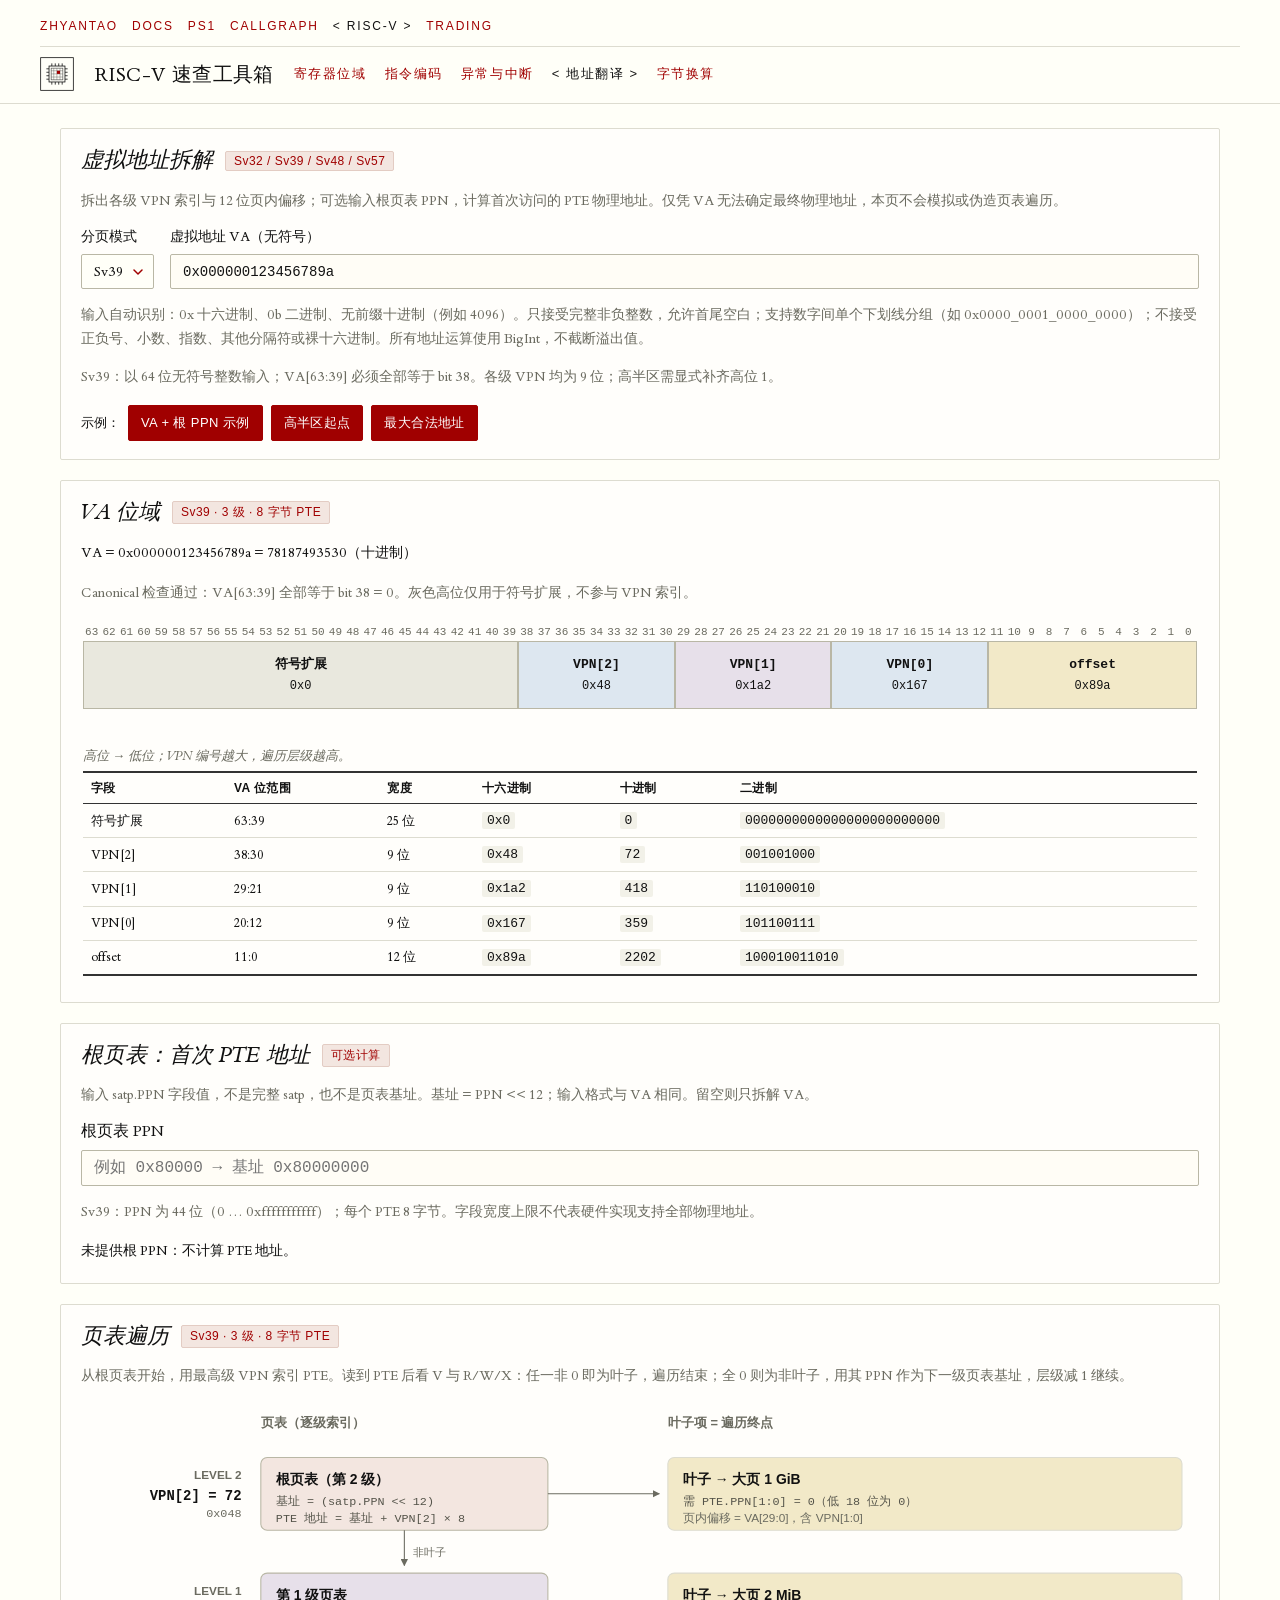
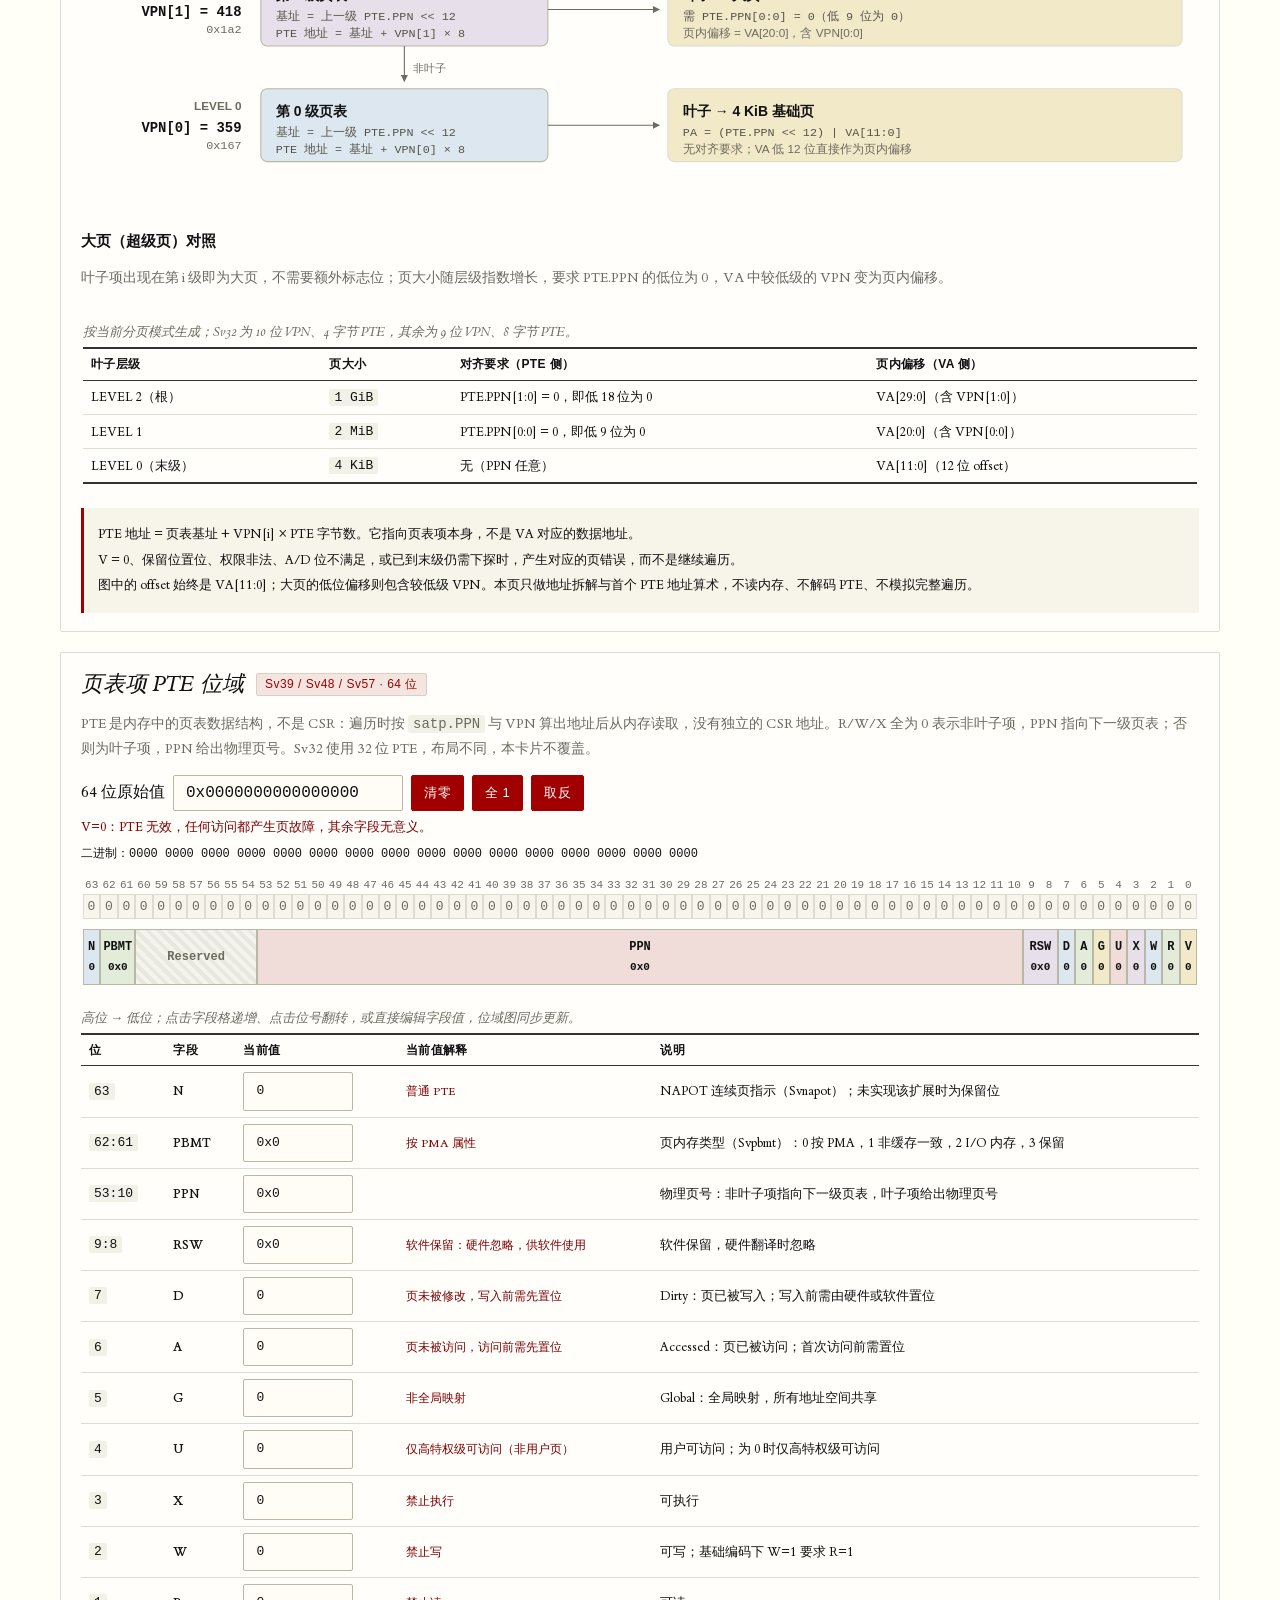
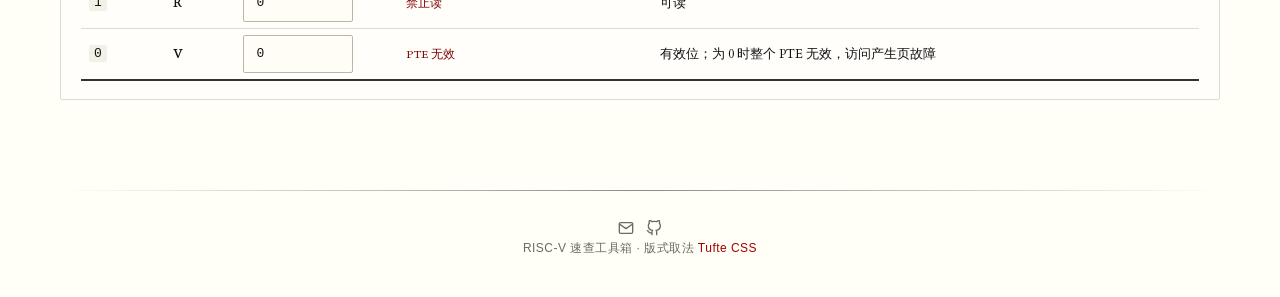
<file: translation.html>
<!DOCTYPE html>
<html lang="zh-CN">
<head>
<meta charset="UTF-8">
<meta name="viewport" content="width=device-width, initial-scale=1">
<title>RISC-V 速查工具箱</title>
<link rel="icon" href="favicon.svg" type="image/svg+xml">
<link rel="stylesheet" href="tufte.css">
<style>
  /* 页面专属布局（基础主题见 tufte.css） */
  h2 { margin:0; }
  .heading { display:flex; flex-wrap:wrap; gap:12px; align-items:center; }
  .desc { font-size:14px; line-height:1.7; }
  .controls { display:flex; gap:16px; flex-wrap:wrap; align-items:stretch; margin-top:16px; font-size:14px; }
  .control { display:flex; flex-direction:column; gap:8px; }
  .control :is(input, select) { flex:1; }
  .control.grow { flex:1 1 300px; }
  select { padding:8px 30px 8px 12px; }  /* 右侧 30px 留给下拉箭头 */
  input, button { padding:8px 12px; }
  input { width:100%; }
  button { font-size:13px; }
  .examples { display:flex; flex-wrap:wrap; align-items:center; gap:8px; margin-top:16px; font-size:13px; }
  .error { font-size:14px; line-height:1.7; overflow-wrap:anywhere; }
  .scroll { overflow-x:auto; padding:4px 2px 8px; }
  .bit-labels, .bit-row { display:grid; grid-template-columns:repeat(var(--bits),minmax(0,1fr)); min-width:1024px; }
  .bit-row { margin-bottom:10px; }
  .field { min-width:0; min-height:68px; padding:8px 4px; display:flex; flex-direction:column; align-items:center; justify-content:center; gap:5px; }
  .field-name { font:600 13px/1.4 var(--mono); }
  .field code { background:transparent; padding:0; font-size:12px; }
  table { font-size:13px; margin-top:10px; }
  td code { white-space:nowrap; }
  .notes { padding:12px 14px; margin-top:16px; font-size:13px; line-height:1.8; }
  .sub-title { font-size:15px; font-weight:600; font-style:normal; margin:24px 0 6px; }
  .walk svg { display:block; width:100%; height:auto; min-width:900px; }
  .result { line-height:1.9; font-size:14px; overflow-wrap:anywhere; }
  ol { padding-left:24px; font-size:14px; line-height:1.9; }
  .pte-scroll { overflow-x:auto; padding:4px 2px 8px; contain:layout paint; }
  .pte-bitvalues, .pte-cells { display:grid; grid-template-columns:repeat(64,minmax(0,1fr)); min-width:1024px; contain:layout paint; }
  .pte-bitvalues { margin-bottom:10px; }
  .pte-bitvalues .bit-value { padding:4px 0; font:13px var(--mono); cursor:pointer; }
  .pte-cell { min-width:0; min-height:56px; padding:6px 2px; display:flex; flex-direction:column; align-items:center; justify-content:center; gap:4px; border:1px solid #b9b7a5; font:600 12px/1.4 var(--mono); cursor:pointer; position:relative; user-select:none; -webkit-user-select:none; }
  .pte-cell.rsv { cursor:default; }
  .pte-cell .pte-cell-value { font-size:11px; }
  .pte-cell::after {
    content: "";
    position: absolute;
    left: 0;
    right: 0;
    bottom: 0;
    height: 3px;
    background: var(--accent);
    opacity: 0;
    transition: opacity .08s ease;
    pointer-events: none;
  }
  .pte-cell.nonzero::after { opacity: 1; }
  .pte-value-row { display:flex; flex-wrap:wrap; align-items:center; gap:8px; margin:12px 0 6px; }
  .pte-value-row input { width:24ch; }
  .pte-ops { display:flex; flex-wrap:wrap; gap:8px; }
  .pte-binary { display:block; font:12px/1.8 var(--mono); margin:6px 0; overflow-wrap:anywhere; }
  .pte-error { font-size:13px; }
  .pte-summary { font-size:13px; color:#7c0000; margin:6px 0; }
  .pte-meaning { color:#7c0000; font-size:12px; line-height:1.4; }
  #pte-fields input { width:14ch; }
  @media (max-width:600px) { main { padding:12px; } .card, .intro { padding:14px; } }
</style>
</head>
<body>
<header>
  <nav class="site-nav" aria-label="站点导航">
    <a href="https://zhyantao.github.io/">ZHYANTAO</a>
    <a href="https://zhyantao.github.io/docs/">DOCS</a>
    <a href="https://zhyantao.github.io/PS1-generator/">PS1</a>
    <a href="https://zhyantao.github.io/callgraphs-generator/">CALLGRAPH</a>
    <a href="https://zhyantao.github.io/riscv-bitlab/" aria-current="page">RISC-V</a>
    <a href="https://zhyantao.github.io/trading/">TRADING</a>
  </nav>
  <img class="site-logo" src="favicon.svg" alt="RISC-V BitLab">
  <h1>RISC-V 速查工具箱</h1>
  <nav aria-label="页面导航">
    <a href="index.html">寄存器位域</a>
    <a href="instructions.html">指令编码</a>
    <a href="traps.html">异常与中断</a>
    <a href="translation.html" aria-current="page">地址翻译</a>
    <a href="bytes.html">字节换算</a>
  </nav>
</header>
<main>
  <section class="intro" aria-labelledby="calculator-title">
    <div class="heading"><h2 id="calculator-title">虚拟地址拆解</h2><span class="tag">Sv32 / Sv39 / Sv48 / Sv57</span></div>
    <p class="desc">拆出各级 VPN 索引与 12 位页内偏移；可选输入根页表 PPN，计算首次访问的 PTE 物理地址。仅凭 VA 无法确定最终物理地址，本页不会模拟或伪造页表遍历。</p>
    <div class="controls">
      <div class="control">
        <label for="mode">分页模式</label>
        <select id="mode"><option>Sv32</option><option selected>Sv39</option><option>Sv48</option><option>Sv57</option></select>
      </div>
      <div class="control grow">
        <label for="va">虚拟地址 VA（无符号）</label>
        <input id="va" type="text" value="0x000000123456789a" spellcheck="false" autocomplete="off" aria-describedby="input-help mode-help va-error">
      </div>
    </div>
    <p id="input-help" class="desc">输入自动识别：0x 十六进制、0b 二进制、无前缀十进制（例如 4096）。只接受完整非负整数，允许首尾空白；支持数字间单个下划线分组（如 0x0000_0001_0000_0000）；不接受正负号、小数、指数、其他分隔符或裸十六进制。所有地址运算使用 BigInt，不截断溢出值。</p>
    <p id="mode-help" class="desc"></p>
    <div class="examples" aria-label="填入示例">
      <span>示例：</span>
      <button id="sample" type="button">VA + 根 PPN 示例</button>
      <button id="upper" type="button">高半区起点</button>
      <button id="maximum" type="button">最大合法地址</button>
    </div>
    <p id="va-error" class="error" role="alert"></p>
  </section>
  <section id="breakdown" class="card" aria-labelledby="breakdown-title" hidden>
    <div class="heading"><h2 id="breakdown-title">VA 位域</h2><span id="mode-tag" class="tag"></span></div>
    <p id="normalized" class="result"></p>
    <p id="canonical" class="desc"></p>
    <div class="scroll" tabindex="0" role="region" aria-label="虚拟地址位域图，可横向滚动">
      <div id="bit-labels" class="bit-labels" aria-hidden="true"></div>
      <div id="bit-row" class="bit-row"></div>
    </div>
    <div class="scroll" tabindex="0" role="region" aria-label="位域数值表，可横向滚动">
      <table>
        <caption>高位 → 低位；VPN 编号越大，遍历层级越高。</caption>
        <thead><tr><th scope="col">字段</th><th scope="col">VA 位范围</th><th scope="col">宽度</th><th scope="col">十六进制</th><th scope="col">十进制</th><th scope="col">二进制</th></tr></thead>
        <tbody id="fields"></tbody>
      </table>
    </div>
  </section>
  <section class="card" aria-labelledby="root-title">
    <div class="heading"><h2 id="root-title">根页表：首次 PTE 地址</h2><span class="tag">可选计算</span></div>
    <p class="desc">输入 satp.PPN 字段值，不是完整 satp，也不是页表基址。基址 = PPN &lt;&lt; 12；输入格式与 VA 相同。留空则只拆解 VA。</p>
    <div class="control">
      <label for="root-ppn">根页表 PPN</label>
      <input id="root-ppn" type="text" placeholder="例如 0x80000 → 基址 0x80000000" spellcheck="false" autocomplete="off" aria-describedby="root-help root-error">
    </div>
    <p id="root-help" class="desc"></p>
    <p id="root-error" class="error" role="alert"></p>
    <div id="root-result" class="result" aria-live="polite"></div>
  </section>
  <section class="card" aria-labelledby="walk-title">
    <div class="heading"><h2 id="walk-title">页表遍历</h2><span id="walk-tag" class="tag"></span></div>
    <p class="desc">从根页表开始，用最高级 VPN 索引 PTE。读到 PTE 后看 V 与 R/W/X：任一非 0 即为叶子，遍历结束；全 0 则为非叶子，用其 PPN 作为下一级页表基址，层级减 1 继续。</p>
    <div class="scroll walk" tabindex="0" role="region" aria-label="页表遍历示意图，可横向滚动">
      <div id="walk-diagram"></div>
    </div>
    <h3 class="sub-title">大页（超级页）对照</h3>
    <p class="desc">叶子项出现在第 i 级即为大页，不需要额外标志位；页大小随层级指数增长，要求 PTE.PPN 的低位为 0，VA 中较低级的 VPN 变为页内偏移。</p>
    <div class="scroll" tabindex="0" role="region" aria-label="大页对照表，可横向滚动">
      <table>
        <caption>按当前分页模式生成；Sv32 为 10 位 VPN、4 字节 PTE，其余为 9 位 VPN、8 字节 PTE。</caption>
        <thead><tr><th scope="col">叶子层级</th><th scope="col">页大小</th><th scope="col">对齐要求（PTE 侧）</th><th scope="col">页内偏移（VA 侧）</th></tr></thead>
        <tbody id="superpage-rows"></tbody>
      </table>
    </div>
    <div class="notes">
      <p>PTE 地址 = 页表基址 + VPN[i] × PTE 字节数。它指向页表项本身，不是 VA 对应的数据地址。</p>
      <p>V = 0、保留位置位、权限非法、A/D 位不满足，或已到末级仍需下探时，产生对应的页错误，而不是继续遍历。</p>
      <p>图中的 offset 始终是 VA[11:0]；大页的低位偏移则包含较低级 VPN。本页只做地址拆解与首个 PTE 地址算术，不读内存、不解码 PTE、不模拟完整遍历。</p>
    </div>
  </section>
  <section class="card" aria-labelledby="pte-title">
    <div class="heading"><h2 id="pte-title">页表项 PTE 位域</h2><span class="tag">Sv39 / Sv48 / Sv57 · 64 位</span></div>
    <p class="desc">PTE 是内存中的页表数据结构，不是 CSR：遍历时按 <code>satp.PPN</code> 与 VPN 算出地址后从内存读取，没有独立的 CSR 地址。R/W/X 全为 0 表示非叶子项，PPN 指向下一级页表；否则为叶子项，PPN 给出物理页号。Sv32 使用 32 位 PTE，布局不同，本卡片不覆盖。</p>
    <div class="pte-value-row">
      <label for="pte-value">64 位原始值</label>
      <input id="pte-value" type="text" value="0x0000000000000000" spellcheck="false" autocomplete="off" aria-describedby="pte-error">
      <span class="pte-ops">
        <button id="pte-reset" type="button" title="所有位置 0">清零</button>
        <button id="pte-fill" type="button" title="所有位置 1">全 1</button>
        <button id="pte-invert" type="button" title="所有位按位取反（NOT）">取反</button>
      </span>
    </div>
    <p id="pte-error" class="error pte-error" role="alert"></p>
    <p id="pte-summary" class="pte-summary" aria-live="polite"></p>
    <span class="pte-binary" id="pte-binary"></span>
    <div class="pte-scroll" tabindex="0" role="region" aria-label="PTE 位域图，可横向滚动">
      <div id="pte-labels" class="bit-labels"></div>
      <div id="pte-bitvalues" class="pte-bitvalues"></div>
      <div id="pte-cells" class="pte-cells"></div>
    </div>
    <div class="table-wrap">
      <table>
        <caption>高位 → 低位；点击字段格递增、点击位号翻转，或直接编辑字段值，位域图同步更新。</caption>
        <thead><tr><th scope="col">位</th><th scope="col">字段</th><th scope="col">当前值</th><th scope="col">当前值解释</th><th scope="col">说明</th></tr></thead>
        <tbody id="pte-fields"></tbody>
      </table>
    </div>
  </section>
  <noscript>请启用支持 BigInt 的 JavaScript 以使用计算器。页面完全离线运行，无外部依赖。</noscript>
</main>
<script src="page-state.js"></script>
<script>
'use strict';
const MODES = Object.freeze({
  Sv32: Object.freeze({ name:'Sv32', bits:32, vaBits:32, levels:2, vpnBits:10, ppnBits:22, pteBytes:4 }),
  Sv39: Object.freeze({ name:'Sv39', bits:64, vaBits:39, levels:3, vpnBits:9, ppnBits:44, pteBytes:8 }),
  Sv48: Object.freeze({ name:'Sv48', bits:64, vaBits:48, levels:4, vpnBits:9, ppnBits:44, pteBytes:8 }),
  Sv57: Object.freeze({ name:'Sv57', bits:64, vaBits:57, levels:5, vpnBits:9, ppnBits:44, pteBytes:8 })
});

function getMode(name) {
  if (!Object.prototype.hasOwnProperty.call(MODES, name)) throw new Error('未知分页模式。');
  return MODES[name];
}

function mask(bits) {
  return (1n << BigInt(bits)) - 1n;
}

function hex(value, digits = 0) {
  return '0x' + value.toString(16).padStart(digits, '0');
}

function parseUnsigned(text, bits, label = '数值') {
  const input = text.trim();
  if (!input) throw new Error(label + ' 不能为空。');
  if (!/^(?:0[xX][0-9a-fA-F]+(?:_[0-9a-fA-F]+)*|0[bB][01]+(?:_[01]+)*|[0-9]+(?:_[0-9]+)*)$/.test(input)) {
    throw new Error(label + ' 格式错误：仅接受无符号十进制、0x 十六进制或 0b 二进制完整整数，允许数字间单个下划线分组。');
  }
  const value = BigInt(input.replaceAll('_', ''));
  if (value > mask(bits)) throw new Error(label + ' 超出 ' + bits + ' 位无符号范围（最大 ' + hex(mask(bits)) + '）。');
  return value;
}

function decodeVA(text, modeName) {
  const mode = getMode(modeName);
  const va = parseUnsigned(text, mode.bits, 'VA');
  const fields = [];
  if (mode.bits > mode.vaBits) {
    const signBit = mode.vaBits - 1;
    const sign = (va >> BigInt(signBit)) & 1n;
    const high = va >> BigInt(mode.vaBits);
    const expected = sign === 1n ? mask(mode.bits - mode.vaBits) : 0n;
    if (high !== expected) {
      throw new Error(mode.name + ' 非 canonical VA：VA[63:' + mode.vaBits + '] 必须全部等于 bit ' + signBit + '（当前为 ' + sign + '）。请输入完整的 64 位无符号符号扩展地址；不会自动修正。');
    }
    fields.push({ name:'符号扩展', hi:63, lo:mode.vaBits, value:high, color:'extension',
      desc:'Canonical 高位：必须全部等于 bit ' + signBit + '，不参与地址翻译。' });
  }
  const vpn = [];
  for (let level = mode.levels - 1; level >= 0; level--) {
    const lo = 12 + level * mode.vpnBits;
    const value = (va >> BigInt(lo)) & mask(mode.vpnBits);
    vpn[level] = value;
    fields.push({ name:'VPN[' + level + ']', hi:lo + mode.vpnBits - 1, lo, value, color:level % 2 ? 'vpn-odd' : 'vpn-even',
      desc:'第 ' + level + ' 级页表索引（' + mode.vpnBits + ' 位），用于索引第 ' + level + ' 级页表。' });
  }
  const offset = va & mask(12);
  fields.push({ name:'offset', hi:11, lo:0, value:offset, color:'offset',
    desc:'页内偏移（12 位），直接复制到物理地址低 12 位，不经过翻译。' });
  return { mode, va, vpn, offset, fields };
}

function calculateRootPTE(text, decoded) {
  const mode = decoded.mode;
  const ppn = parseUnsigned(text, mode.ppnBits, '根 PPN');
  const base = ppn << 12n;
  const index = decoded.vpn[mode.levels - 1];
  const displacement = index * BigInt(mode.pteBytes);
  return { ppn, base, index, displacement, address:base + displacement };
}

function modeSamples(modeName) {
  const mode = getMode(modeName);
  return {
    example:hex((1n << BigInt(12 + (mode.levels - 1) * mode.vpnBits)) | 0x2345678n, mode.bits / 4),
    upper:mode.bits === 32 ? null : hex((1n << 64n) - (1n << BigInt(mode.vaBits - 1)), 16),
    maximum:hex(mask(mode.bits), mode.bits / 4),
    ppn:'0x80000'
  };
}

const PAGE_UNITS = Object.freeze([[50n, 'PiB'], [40n, 'TiB'], [30n, 'GiB'], [20n, 'MiB'], [10n, 'KiB']]);

function pageSize(level, mode) {
  const exp = 12 + level * mode.vpnBits;
  const bytes = 1n << BigInt(exp);
  const [shift, unit] = PAGE_UNITS.find(entry => BigInt(exp) >= entry[0]);
  return (bytes >> shift).toString() + ' ' + unit;
}

function svgText(x, y, text, options = {}) {
  const { size = 13, weight = 400, fill = '#111111', anchor = 'start', mono = false } = options;
  const family = mono
    ? 'ui-monospace,SFMono-Regular,Consolas,monospace'
    : '-apple-system,Segoe UI,PingFang SC,sans-serif';
  return '<text x="' + x + '" y="' + y + '" font-size="' + size + '" font-weight="' + weight +
    '" fill="' + fill + '" text-anchor="' + anchor + '" font-family="' + family + '">' + text + '</text>';
}

function renderWalk(decoded, pte) {
  const { mode, vpn } = decoded;
  const W = 1040, top = 34, rowH = 108, boxH = 68;
  const labelX = 148, boxX = 166, boxW = 268, branchX = 546, branchW = 480;
  const H = top + mode.levels * rowH + 10;
  const digits = Math.ceil(mode.vpnBits / 4);
  const svg = [
    '<svg viewBox="0 0 ' + W + ' ' + H + '" width="100%" role="img" aria-label="' +
      mode.name + ' 页表遍历示意：' + mode.levels + ' 级页表逐级索引，每级都可能遇到大页叶子项">',
    '<defs><marker id="walk-arrow" viewBox="0 0 10 10" refX="9" refY="5" markerWidth="7" markerHeight="7" orient="auto">' +
      '<path d="M0 0 L10 5 L0 10 Z" fill="#6b6b60"/></marker></defs>',
    svgText(boxX, 20, '页表（逐级索引）', { size: 12, weight: 600, fill: '#6b6b60' }),
    svgText(branchX, 20, '叶子项 = 遍历终点', { size: 12, weight: 600, fill: '#6b6b60' })
  ];
  for (let step = 0; step < mode.levels; step++) {
    const level = mode.levels - 1 - step;
    const y = top + step * rowH;
    const boxY = y + 14;
    const cy = boxY + boxH / 2;
    const isRoot = level === mode.levels - 1;
    const fill = isRoot ? '#f3e6e0' : (level % 2 ? '#e7e0ea' : '#dde7f0');
    svg.push('<rect x="' + boxX + '" y="' + boxY + '" width="' + boxW + '" height="' + boxH +
      '" rx="6" fill="' + fill + '" stroke="#b9b7a5"/>');
    svg.push(svgText(labelX, boxY + 20, 'LEVEL ' + level, { size: 11, weight: 600, fill: '#6b6b60', anchor: 'end' }));
    svg.push(svgText(labelX, boxY + 40, 'VPN[' + level + '] = ' + vpn[level], { size: 13, weight: 600, anchor: 'end', mono: true }));
    svg.push(svgText(labelX, boxY + 56, '0x' + vpn[level].toString(16).padStart(digits, '0'), { size: 11, anchor: 'end', fill: '#6b6b60', mono: true }));

    const title = isRoot ? '根页表（第 ' + level + ' 级）' : '第 ' + level + ' 级页表';
    let baseLine;
    if (isRoot) baseLine = pte ? '基址 ' + hex(pte.base) : '基址 = (satp.PPN << 12)';
    else baseLine = '基址 = 上一级 PTE.PPN << 12';
    const pteLine = isRoot && pte
      ? 'PTE 地址 ' + hex(pte.address)
      : 'PTE 地址 = 基址 + VPN[' + level + '] × ' + mode.pteBytes;
    svg.push(svgText(boxX + 14, boxY + 25, title, { size: 13, weight: 600 }));
    svg.push(svgText(boxX + 14, boxY + 44, baseLine, { size: 11, fill: '#55544a', mono: true }));
    svg.push(svgText(boxX + 14, boxY + 60, pteLine, { size: 11, fill: '#55544a', mono: true }));

    svg.push('<rect x="' + branchX + '" y="' + boxY + '" width="' + branchW + '" height="' + boxH +
      '" rx="6" fill="#f2e9c8" stroke="#dddcd0"/>');
    if (level === 0) {
      svg.push(svgText(branchX + 14, boxY + 25, '叶子 → 4 KiB 基础页', { size: 13, weight: 600 }));
      svg.push(svgText(branchX + 14, boxY + 44, 'PA = (PTE.PPN << 12) | VA[11:0]', { size: 11, mono: true, fill: '#55544a' }));
      svg.push(svgText(branchX + 14, boxY + 60, '无对齐要求；VA 低 12 位直接作为页内偏移', { size: 11, fill: '#6b6b60' }));
    } else {
      svg.push(svgText(branchX + 14, boxY + 25, '叶子 → 大页 ' + pageSize(level, mode), { size: 13, weight: 600 }));
      svg.push(svgText(branchX + 14, boxY + 44, '需 PTE.PPN[' + (level - 1) + ':0] = 0（低 ' + level * mode.vpnBits + ' 位为 0）', { size: 11, mono: true, fill: '#55544a' }));
      svg.push(svgText(branchX + 14, boxY + 60, '页内偏移 = VA[' + (12 + level * mode.vpnBits - 1) + ':0]，含 VPN[' + (level - 1) + ':0]', { size: 11, fill: '#6b6b60' }));
    }
    svg.push('<line x1="' + (boxX + boxW) + '" y1="' + cy + '" x2="' + (branchX - 8) + '" y2="' + cy +
      '" stroke="#6b6b60" marker-end="url(#walk-arrow)"/>');
    if (step < mode.levels - 1) {
      const bottom = boxY + boxH;
      const nextTop = y + rowH + 14;
      svg.push('<line x1="' + (boxX + boxW / 2) + '" y1="' + bottom + '" x2="' + (boxX + boxW / 2) + '" y2="' + (nextTop - 7) +
        '" stroke="#6b6b60" marker-end="url(#walk-arrow)"/>');
      svg.push(svgText(boxX + boxW / 2 + 8, (bottom + nextTop) / 2 + 4, '非叶子', { size: 10, fill: '#6b6b60' }));
    }
  }
  svg.push('</svg>');
  document.getElementById('walk-diagram').innerHTML = svg.join('');
}

function renderWalkEmpty() {
  const target = document.getElementById('walk-diagram');
  target.replaceChildren(element('p', 'desc', '修正 VA 后显示遍历路径。'));
}

function renderSuperpages(mode) {
  document.getElementById('walk-tag').textContent = mode.name + ' · ' + mode.levels + ' 级 · ' + mode.pteBytes + ' 字节 PTE';
  const body = document.getElementById('superpage-rows');
  body.replaceChildren();
  for (let level = mode.levels - 1; level >= 0; level--) {
    const row = document.createElement('tr');
    const cells = [
      'LEVEL ' + level + (level === 0 ? '（末级）' : level === mode.levels - 1 ? '（根）' : ''),
      pageSize(level, mode),
      level === 0 ? '无（PPN 任意）' : 'PTE.PPN[' + (level - 1) + ':0] = 0，即低 ' + level * mode.vpnBits + ' 位为 0',
      'VA[' + (12 + level * mode.vpnBits - 1) + ':0]' + (level === 0 ? '（12 位 offset）' : '（含 VPN[' + (level - 1) + ':0]）')
    ];
    cells.forEach((text, index) => {
      const cell = document.createElement('td');
      if (index === 1) cell.append(element('code', '', text));
      else cell.textContent = text;
      row.append(cell);
    });
    body.append(row);
  }
}

function element(tag, className, text) {
  const node = document.createElement(tag);
  if (className) node.className = className;
  if (text !== undefined) node.textContent = String(text);
  return node;
}

function renderBreakdown(decoded) {
  const { mode, va, fields } = decoded;
  document.getElementById('mode-tag').textContent = mode.name + ' · ' + mode.levels + ' 级 · ' + mode.pteBytes + ' 字节 PTE';
  document.getElementById('normalized').textContent = 'VA = ' + hex(va, mode.bits / 4) + ' = ' + va + '（十进制）';
  document.getElementById('canonical').textContent = mode.bits === 32
    ? '32 位范围检查通过；Sv32 没有额外的高位符号扩展字段。'
    : 'Canonical 检查通过：VA[63:' + mode.vaBits + '] 全部等于 bit ' + (mode.vaBits - 1) + ' = ' + ((va >> BigInt(mode.vaBits - 1)) & 1n) + '。灰色高位仅用于符号扩展，不参与 VPN 索引。';
  const labels = document.getElementById('bit-labels');
  const diagram = document.getElementById('bit-row');
  const body = document.getElementById('fields');
  labels.replaceChildren();
  diagram.replaceChildren();
  body.replaceChildren();
  labels.style.setProperty('--bits', mode.bits);
  diagram.style.setProperty('--bits', mode.bits);
  for (let bit = mode.bits - 1; bit >= 0; bit--) labels.append(element('span', '', bit));
  fields.forEach(field => {
    const width = field.hi - field.lo + 1;
    const range = field.hi + ':' + field.lo;
    const binary = field.value.toString(2).padStart(width, '0');
    const box = element('div', 'field ' + field.color);
    box.style.gridColumn = 'span ' + width;
    box.title = field.name + ' [' + range + ']：' + field.desc;
    box.setAttribute('aria-label', box.title);
    box.append(element('span', 'field-name', field.name), element('code', '', hex(field.value)));
    diagram.append(box);
    const row = element('tr');
    [field.name, range, width + ' 位', hex(field.value), field.value.toString(), binary].forEach((text, index) => {
      const cell = element('td');
      cell.append(element(index >= 3 ? 'code' : 'span', '', text));
      row.append(cell);
    });
    body.append(row);
  });
  document.getElementById('breakdown').hidden = false;
}

function renderCalculator() {
  const mode = getMode(document.getElementById('mode').value);
  const vaInput = document.getElementById('va');
  const ppnInput = document.getElementById('root-ppn');
  const vaError = document.getElementById('va-error');
  const rootError = document.getElementById('root-error');
  const result = document.getElementById('root-result');
  document.getElementById('mode-help').textContent = mode.bits === 32
    ? 'Sv32：VA 限定 32 位，范围 0x00000000 … 0xffffffff；VPN[1:0] 各 10 位。'
    : mode.name + '：以 64 位无符号整数输入；VA[63:' + mode.vaBits + '] 必须全部等于 bit ' + (mode.vaBits - 1) + '。各级 VPN 均为 9 位；高半区需显式补齐高位 1。';
  document.getElementById('root-help').textContent = mode.name + '：PPN 为 ' + mode.ppnBits + ' 位（0 … ' + hex(mask(mode.ppnBits)) + '）；每个 PTE ' + mode.pteBytes + ' 字节。字段宽度上限不代表硬件实现支持全部物理地址。';
  document.getElementById('upper').hidden = mode.bits === 32;
  vaError.textContent = '';
  rootError.textContent = '';
  result.replaceChildren();
  vaInput.setAttribute('aria-invalid', 'false');
  ppnInput.setAttribute('aria-invalid', 'false');
  document.getElementById('breakdown').hidden = true;
  renderSuperpages(mode);
  let decoded;
  try {
    decoded = decodeVA(vaInput.value, mode.name);
    renderBreakdown(decoded);
  } catch (error) {
    vaError.textContent = error.message;
    vaInput.setAttribute('aria-invalid', 'true');
  }
  if (decoded) renderWalk(decoded, null);
  else renderWalkEmpty();
  if (!ppnInput.value.trim()) {
    result.textContent = '未提供根 PPN：不计算 PTE 地址。';
    return;
  }
  try {
    parseUnsigned(ppnInput.value, mode.ppnBits, '根 PPN');
    if (!decoded) {
      result.textContent = '请先修正 VA；当前未计算 PTE 地址。';
      return;
    }
    const pte = calculateRootPTE(ppnInput.value, decoded);
    renderWalk(decoded, pte);
    result.append(
      element('p', '', '根页表基址 = (' + hex(pte.ppn) + ' << 12) = ' + hex(pte.base)),
      element('p', '', '最高级 VPN[' + (mode.levels - 1) + '] = ' + pte.index + '；PTE 偏移 = ' + pte.index + ' × ' + mode.pteBytes + ' = ' + hex(pte.displacement)),
      element('p', '', '首次 PTE 物理地址 = ' + hex(pte.base) + ' + ' + hex(pte.displacement) + ' = ' + hex(pte.address) + '（十进制 ' + pte.address + '）'),
      element('p', 'notes', '这里只定位页表项。未读取 PTE 内容，不能据此判断映射是否存在，也不能给出最终物理地址。')
    );
  } catch (error) {
    rootError.textContent = error.message;
    ppnInput.setAttribute('aria-invalid', 'true');
  }
}

/* ---------- PTE 位域编辑器（64 位，Sv39 / Sv48 / Sv57） ---------- */
const PTE_FIELDS = [
  { name:'N', hi:63, lo:63, desc:'NAPOT 连续页指示（Svnapot）；未实现该扩展时为保留位' },
  { name:'PBMT', hi:62, lo:61, desc:'页内存类型（Svpbmt）：0 按 PMA，1 非缓存一致，2 I/O 内存，3 保留' },
  { name:'Reserved', hi:60, lo:54, desc:'保留位，必须为 0', reserved:true },
  { name:'PPN', hi:53, lo:10, desc:'物理页号：非叶子项指向下一级页表，叶子项给出物理页号' },
  { name:'RSW', hi:9, lo:8, desc:'软件保留，硬件翻译时忽略' },
  { name:'D', hi:7, lo:7, desc:'Dirty：页已被写入；写入前需由硬件或软件置位' },
  { name:'A', hi:6, lo:6, desc:'Accessed：页已被访问；首次访问前需置位' },
  { name:'G', hi:5, lo:5, desc:'Global：全局映射，所有地址空间共享' },
  { name:'U', hi:4, lo:4, desc:'用户可访问；为 0 时仅高特权级可访问' },
  { name:'X', hi:3, lo:3, desc:'可执行' },
  { name:'W', hi:2, lo:2, desc:'可写；基础编码下 W=1 要求 R=1' },
  { name:'R', hi:1, lo:1, desc:'可读' },
  { name:'V', hi:0, lo:0, desc:'有效位；为 0 时整个 PTE 无效，访问产生页故障' },
];
const PTE_ENUM = { PBMT:{ 0:'按 PMA 属性', 1:'NC 非缓存一致', 2:'IO 内存', 3:'保留' } };
const PTE_BOOL = {
  N:['普通 PTE','NAPOT 连续页（Svnapot）'],
  V:['PTE 无效','PTE 有效'],
  R:['禁止读','允许读'],
  W:['禁止写','允许写'],
  X:['禁止执行','允许执行'],
  U:['仅高特权级可访问（非用户页）','用户模式可访问'],
  G:['非全局映射','全局映射（所有地址空间共享）'],
  A:['页未被访问，访问前需先置位','页已被访问'],
  D:['页未被修改，写入前需先置位','页已被修改'],
};
let pteValue = 0n;
const pteFieldRows = [];
const pteBitButtons = [];
const pteCellEls = [];

function pteBitMask(bits) { return (1n << BigInt(bits)) - 1n; }
function pteReadField(hi, lo) { return (pteValue >> BigInt(lo)) & pteBitMask(hi - lo + 1); }
function pteWriteField(hi, lo, next) {
  const m = pteBitMask(hi - lo + 1) << BigInt(lo);
  pteValue = (pteValue & ~m) | ((next << BigInt(lo)) & m);
}
function pteParseInteger(text, width) {
  const input = text.trim();
  if (!/^(?:0x[0-9a-f]+(?:_[0-9a-f]+)*|0b[01]+(?:_[01]+)*|[0-9]+(?:_[0-9]+)*)$/i.test(input)) {
    throw new Error('请输入 0x 十六进制、0b 二进制或十进制非负整数；允许数字间单个下划线分组。');
  }
  const value = BigInt(input.replaceAll('_', ''));
  if (value > pteBitMask(width)) throw new Error('数值超出 ' + width + ' 位范围（最大 0x' + pteBitMask(width).toString(16) + '）。');
  return value;
}
function pteFieldMeaning(field, value) {
  if (field.name === 'RSW') return '软件保留：硬件忽略，供软件使用';
  if (PTE_ENUM[field.name]) return PTE_ENUM[field.name][value.toString()] ?? '保留 / 未定义编码';
  if (PTE_BOOL[field.name] && (field.hi !== field.lo || value <= 1n)) return PTE_BOOL[field.name][value.toString()] ?? '';
  return '';
}
function pteLeafSummary() {
  if (!pteReadField(0, 0)) return 'V=0：PTE 无效，任何访问都产生页故障，其余字段无意义。';
  const r = pteReadField(1, 1), w = pteReadField(2, 2), x = pteReadField(3, 3);
  if (r === 0n && w === 0n && x === 0n) return 'V=1 且 R/W/X 全 0：非叶子（指针）项，PPN 指向下一级页表。';
  const perms = (r ? 'R' : '-') + (w ? 'W' : '-') + (x ? 'X' : '-');
  const illegal = w === 1n && r === 0n ? ' W=1 且 R=0 是非法组合，访问产生页故障。' : '';
  return 'V=1 且 R/W/X=' + perms + '：叶子项，PPN 为物理页号。' + illegal;
}
function pteHex16(value) { return '0x' + value.toString(16).padStart(16, '0'); }

function renderPte(origin) {
  const valueInput = document.getElementById('pte-value');
  if (origin !== valueInput) valueInput.value = pteHex16(pteValue);
  valueInput.setAttribute('aria-invalid', 'false');
  document.getElementById('pte-error').textContent = '';
  document.getElementById('pte-binary').textContent = '二进制：' + pteValue.toString(2).padStart(64, '0').match(/.{1,4}/g).join(' ');
  document.getElementById('pte-summary').textContent = pteLeafSummary();
  pteBitButtons.forEach((btn, i) => {
    const bit = 63 - i;
    const on = ((pteValue >> BigInt(bit)) & 1n) === 1n;
    btn.textContent = on ? '1' : '0';
    btn.setAttribute('aria-pressed', String(on));
  });
  pteCellEls.forEach((cell, i) => {
    const field = PTE_FIELDS[i];
    if (field.reserved) return;
    const fv = pteReadField(field.hi, field.lo);
    cell.querySelector('.pte-cell-value').textContent = field.hi === field.lo ? fv.toString() : '0x' + fv.toString(16);
    cell.classList.toggle('nonzero', fv !== 0n);
  });
  pteFieldRows.forEach(({ field, editor, meaning }) => {
    const fv = pteReadField(field.hi, field.lo);
    if (editor !== origin) editor.value = field.hi === field.lo ? fv.toString() : '0x' + fv.toString(16);
    editor.setAttribute('aria-invalid', 'false');
    meaning.textContent = pteFieldMeaning(field, fv);
  });
}

function initPteEditor() {
  const valueInput = document.getElementById('pte-value');
  const errorBox = document.getElementById('pte-error');
  const labels = document.getElementById('pte-labels');
  const bitValues = document.getElementById('pte-bitvalues');
  const cells = document.getElementById('pte-cells');
  const fieldBody = document.getElementById('pte-fields');
  labels.style.setProperty('--bits', '64');
  for (let bit = 63; bit >= 0; bit--) {
    const label = document.createElement('span');
    label.textContent = bit;
    labels.appendChild(label);
  }
  for (let bit = 63; bit >= 0; bit--) {
    const btn = document.createElement('button');
    btn.type = 'button';
    btn.className = 'bit-value';
    btn.setAttribute('aria-label', 'PTE bit ' + bit + '，点击翻转');
    btn.addEventListener('click', () => { pteValue ^= 1n << BigInt(bit); renderPte(); });
    bitValues.appendChild(btn);
    pteBitButtons.push(btn);
  }
  PTE_FIELDS.forEach((field, index) => {
    const width = field.hi - field.lo + 1;
    const cell = document.createElement('div');
    cell.className = 'pte-cell ' + (field.reserved ? 'rsv' : 'c' + (index % 5));
    cell.style.gridColumn = 'span ' + width;
    const range = field.hi === field.lo ? String(field.hi) : field.hi + ':' + field.lo;
    cell.title = field.name + ' [' + range + '] ' + field.desc;
    cell.setAttribute('aria-label', cell.title);
    const nameSpan = document.createElement('span');
    nameSpan.textContent = field.name;
    cell.appendChild(nameSpan);
    if (!field.reserved) {
      const valSpan = document.createElement('span');
      valSpan.className = 'pte-cell-value';
      cell.appendChild(valSpan);
      cell.tabIndex = 0;
      cell.setAttribute('role', 'button');
      const bump = () => { pteWriteField(field.hi, field.lo, pteReadField(field.hi, field.lo) + 1n); renderPte(); };
      cell.addEventListener('click', bump);
      cell.addEventListener('keydown', event => {
        if (event.key === 'Enter' || event.key === ' ') { event.preventDefault(); bump(); }
      });
    }
    cells.appendChild(cell);
    pteCellEls.push(cell);
  });
  PTE_FIELDS.forEach(field => {
    if (field.reserved) return;
    const tr = document.createElement('tr');
    const range = field.hi === field.lo ? String(field.hi) : field.hi + ':' + field.lo;
    const bitTd = document.createElement('td');
    const bitCode = document.createElement('code'); bitCode.textContent = range; bitTd.appendChild(bitCode);
    const nameTd = document.createElement('td');
    const nameB = document.createElement('b'); nameB.textContent = field.name; nameTd.appendChild(nameB);
    const valueTd = document.createElement('td');
    const editor = document.createElement('input');
    editor.type = 'text';
    editor.spellcheck = false;
    editor.autocomplete = 'off';
    editor.setAttribute('aria-label', 'PTE ' + field.name + ' [' + range + '] 字段值');
    const fieldError = document.createElement('div');
    fieldError.className = 'error pte-error';
    const meaning = document.createElement('span');
    meaning.className = 'pte-meaning';
    const meaningTd = document.createElement('td');
    meaningTd.appendChild(meaning);
    const descTd = document.createElement('td');
    descTd.textContent = field.desc;
    editor.addEventListener('input', () => {
      try {
        const next = pteParseInteger(editor.value, field.hi - field.lo + 1);
        pteWriteField(field.hi, field.lo, next);
        renderPte(editor);
      } catch (error) {
        fieldError.textContent = error.message;
        editor.setAttribute('aria-invalid', 'true');
      }
    });
    valueTd.append(editor, fieldError);
    tr.append(bitTd, nameTd, valueTd, meaningTd, descTd);
    fieldBody.appendChild(tr);
    pteFieldRows.push({ field, editor, meaning });
  });
  valueInput.addEventListener('input', () => {
    try {
      pteValue = pteParseInteger(valueInput.value, 64);
      renderPte(valueInput);
    } catch (error) {
      errorBox.textContent = error.message;
      valueInput.setAttribute('aria-invalid', 'true');
    }
  });
  const pteMask = pteBitMask(64);
  document.getElementById('pte-reset').addEventListener('click', () => { pteValue = 0n; renderPte(); });
  document.getElementById('pte-fill').addEventListener('click', () => { pteValue = pteMask; renderPte(); });
  document.getElementById('pte-invert').addEventListener('click', () => { pteValue = pteMask ^ pteValue; renderPte(); });
  renderPte();
}

function syncPteFromInput() {
  try {
    pteValue = pteParseInteger(document.getElementById('pte-value').value, 64);
  } catch {
    pteValue = 0n;
  }
  renderPte();
}

function initCalculator() {
  document.getElementById('mode').addEventListener('change', renderCalculator);
  ['va', 'root-ppn'].forEach(id => document.getElementById(id).addEventListener('input', renderCalculator));
  ['sample', 'upper', 'maximum'].forEach(id => {
    document.getElementById(id).addEventListener('click', () => {
      const samples = modeSamples(document.getElementById('mode').value);
      document.getElementById('va').value = id === 'sample' ? samples.example : samples[id];
      if (id === 'sample') document.getElementById('root-ppn').value = samples.ppn;
      renderCalculator();
    });
  });
  renderCalculator();
  PageState.bind({ render:() => { renderCalculator(); syncPteFromInput(); } });
}

if (typeof document !== 'undefined') {
  initCalculator();
  initPteEditor();
}
</script>
<footer class="site-footer">
  <hr class="slender">
  <ul class="footer-links">
    <li><a href="mailto:yantao.z@outlook.com" aria-label="Email">
      <svg viewBox="0 0 24 24" width="1em" height="1em" fill="none"
        stroke="currentColor" stroke-width="2" stroke-linecap="round"
        stroke-linejoin="round" aria-hidden="true">
        <path d="M4 4h16c1.1 0 2 .9 2 2v12c0 1.1-.9 2-2 2H4c-1.1 0-2-.9-2-2V6c0-1.1.9-2 2-2z"/>
        <polyline points="22,6 12,13 2,6"/>
      </svg>
    </a></li>
    <li><a href="https://github.com/zhyantao" aria-label="GitHub">
      <svg viewBox="0 0 24 24" width="1em" height="1em" fill="none"
        stroke="currentColor" stroke-width="2" stroke-linecap="round"
        stroke-linejoin="round" aria-hidden="true">
        <path d="M9 19c-5 1.5-5-2.5-7-3m14 6v-3.87a3.37 3.37 0 0 0-.94-2.61c3.14-.35 6.44-1.54 6.44-7A5.44 5.44 0 0 0 20 4.77 5.07 5.07 0 0 0 19.91 1S18.73.65 16 2.48a13.38 13.38 0 0 0-7 0C6.27.65 5.09 1 5.09 1A5.07 5.07 0 0 0 5 4.77a5.44 5.44 0 0 0-1.5 3.78c0 5.42 3.3 6.61 6.44 7A3.37 3.37 0 0 0 9 18.13V22"/>
      </svg>
    </a></li>
  </ul>
  <div class="credits">RISC-V 速查工具箱 · 版式取法 <a href="https://edwardtufte.github.io/tufte-css/">Tufte CSS</a></div>
</footer>
</body>
</html>
</file>
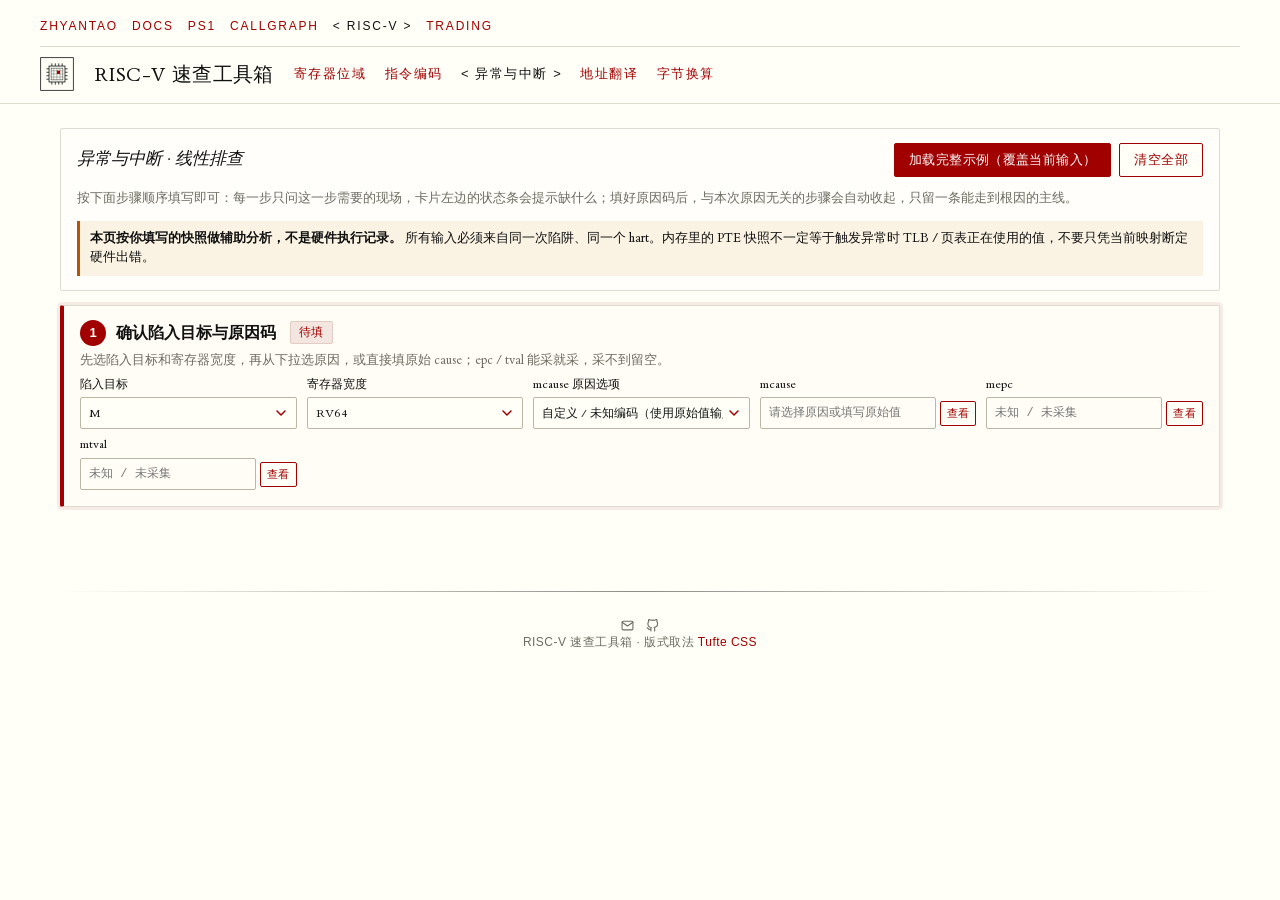
<file: traps.html>
<!DOCTYPE html>
<html lang="zh-CN">
<head>
<meta charset="UTF-8">
<meta name="viewport" content="width=device-width, initial-scale=1">
<title>RISC-V 速查工具箱</title>
<link rel="icon" href="favicon.svg" type="image/svg+xml">
<link rel="stylesheet" href="tufte.css">
<style>
  /* 页面专属布局：线性排查向导（基础主题见 tufte.css） */
  .intro, .card { padding:14px 16px; margin-bottom:14px; }
  p, li { line-height:1.5; font-size:13px; }
  .card p { margin:6px 0; }
  .intro > p:first-child { margin-top:0; }
  h2 { margin:0; font-size:17px; }
  h3 { font-size:14px; margin:12px 0 6px; }
  .optional { font-size:12px; font-weight:400; color:var(--muted); }
  .help { font-size:12.5px; }
  .notes { padding:8px 10px; margin-top:8px; font-size:13px; line-height:1.5; }
  .binary { font:13px/1.8 var(--mono); overflow-wrap:anywhere; }
  .result-title { font-size:15px; font-weight:600; font-style:normal; margin:10px 0 0; }
  .scroll { overflow-x:auto; padding:2px 2px 4px; }
  table { font-size:12px; margin-top:6px; }
  caption { font-weight:600; font-style:normal; padding:6px 0; }
  th, td { padding:6px; line-height:1.5; }
  .context-grid, .gpr-grid { display:grid; grid-template-columns:repeat(auto-fit,minmax(200px,1fr)); gap:10px 12px; margin-top:12px; }
  .gpr-grid { grid-template-columns:repeat(auto-fit,minmax(175px,1fr)); }
  .input-group { display:flex; flex:1 1 200px; flex-direction:column; gap:4px; font-size:12px; min-width:0; }
  .input-group label { line-height:1.4; overflow-wrap:anywhere; }
  .input-group :is(input, select) { width:100%; }
  .gpr-source { background:#e9eff4; border-radius:2px; outline:2px solid #7a94ad; padding:4px; }
  .diagnostic { padding:8px 10px; border-left:3px solid #b0aea0; background:#f7f4ea; margin:8px 0 0; font-size:13px; line-height:1.5; overflow-wrap:anywhere; white-space:pre-line; }
  .diagnostic[data-state="fault"] { border-color:#b91c1c; background:#f9ecec; }
  .diagnostic[data-state="candidate"] { border-color:#55544a; background:#f2f1e8; }
  [hidden] { display:none !important; }
  #trap-summary { font-size:13.5px; line-height:1.7; }
  .register-input-row { display:flex; gap:4px; align-items:center; min-width:0; }
  .register-input-row input { flex:1; width:0; min-width:0; }
  .register-input-row button { flex:none; padding:4px 6px; font-size:11px; }
  main :is(input, select) { height:32px; padding:5px 8px; font-size:12px; }
  main select { padding-right:26px; }
  .pte-input { min-width:0; }
  .actions { display:flex; flex-wrap:wrap; gap:8px; margin:12px 0; }
  a.action-button { display:inline-flex; align-items:center; justify-content:center; padding:5px 8px; border:1px solid var(--accent); border-radius:2px; background:var(--accent); color:#fff; text-decoration:none; font-size:12px; line-height:1.5; }
  a.action-button:hover { background:#7c0000; border-color:#7c0000; color:#fff; }
  .title-actions { display:flex; flex-wrap:wrap; align-items:center; gap:8px; margin-bottom:8px; }
  .title-actions h2 { margin:0; margin-right:auto; }
  [id] { scroll-margin-top:120px; }
  textarea { min-height:90px; width:100%; padding:10px; resize:vertical; font-family:var(--mono); background:#fffdf6; color:var(--fg); border:1px solid #b9b7a5; border-radius:2px; }

  /* —— 线性向导 —— */
  .wizard-progress { border:1px solid var(--line); border-left:4px solid var(--accent); background:#f7f4ea; border-radius:2px; padding:10px 12px; margin:10px 0 0; }
  .wizard-path { font:12px/1.6 var(--mono); color:var(--muted); margin:0 0 6px; overflow-wrap:anywhere; }
  .wizard-counts { margin:4px 0; }
  #next-step { font-weight:600; margin-bottom:0; cursor:pointer; }
  .wizard-step { position:relative; padding:14px 16px 16px; border-left-width:4px; transition:border-color .15s, background .15s, box-shadow .15s; }
  .wizard-step[data-state="todo"] { border-left-color:var(--line); }
  .wizard-step[data-state="active"] { border-left-color:var(--accent); background:#fffdf6; box-shadow:0 0 0 3px rgba(160,0,0,.08); }
  .wizard-step[data-state="done"] { border-left-color:#4a7c3f; }
  .wizard-step[data-state="blocked"] { border-left-color:#b45309; }
  .wizard-step[data-state="conflict"] { border-left-color:#b91c1c; background:#f9ecec; }
  .wizard-step.is-current { box-shadow:0 0 0 3px rgba(160,0,0,.18); }
  .step-status[data-state="active"] { color:#fff; background:var(--accent); border-color:var(--accent); }
  .step-status[data-state="done"] { color:#fff; background:#4a7c3f; border-color:#4a7c3f; }
  .step-status[data-state="blocked"] { color:#fff; background:#b45309; border-color:#b45309; }
  .step-status[data-state="conflict"] { color:#fff; background:#b91c1c; border-color:#b91c1c; }
  .step-head { display:flex; flex-wrap:wrap; align-items:center; gap:10px; margin-bottom:4px; }
  .step-head h2 { font-style:normal; font-size:16px; font-family:var(--sans); font-weight:600; }
  .step-num { flex:none; width:26px; height:26px; border-radius:50%; background:var(--accent); color:#fff; display:inline-flex; align-items:center; justify-content:center; font:600 13px/1 var(--sans); }
  .wizard-step[data-state="done"] .step-num { background:#4a7c3f; }
  .wizard-step[data-state="todo"] .step-num { background:#9a988c; }
  .step-status { margin-left:4px; }
  .step-clear { margin-left:auto; padding:3px 8px; font-size:11px; }
  .step-subhead { display:flex; flex-wrap:wrap; align-items:center; gap:8px; font-style:normal; font-family:var(--sans); font-weight:600; font-size:13px; margin:14px 0 0; }
  .wizard-step .controls { display:grid; grid-template-columns:repeat(auto-fit,minmax(190px,1fr)); gap:8px 10px; align-items:end; }
  .wizard-step .controls .width-pair { display:contents; }
  .step-evidence { display:flex; flex-direction:column; gap:8px; margin-top:10px; }
  .step-evidence:empty { display:none; }
  .evidence-item { border:1px solid var(--line); border-left:4px solid #b45309; border-radius:2px; padding:8px 10px; overflow-wrap:anywhere; list-style:none; }
  .evidence-item > strong { font-family:var(--sans); font-size:12.5px; }
  .evidence-item[data-state="provided"] { border-color:#a9c39a; border-left-color:#4a7c3f; background:#eef3e6; }
  .evidence-item[data-state="provided"] > strong { color:#3d6b34; }
  .evidence-item[data-state="missing"], .evidence-item[data-state="conflict"] { border-color:#dcaea8; border-left-color:#b91c1c; background:#f9ecec; }
  .evidence-item[data-state="missing"] > strong, .evidence-item[data-state="conflict"] > strong { color:#991b1b; }
  .evidence-item[data-state="review"] { border-color:#d8c49a; border-left-color:#b45309; background:#faf3e3; }
  .evidence-item p { margin:6px 0; }
  .evidence-item .action-button { margin-top:4px; }
  details#extra-register-inputs { margin:12px 0 0; padding:8px 10px; border:1px solid var(--line); border-radius:2px; }
  details#extra-register-inputs > summary { cursor:pointer; font-size:13px; font-weight:600; }
  details#extra-register-inputs h3 { display:flex; flex-wrap:wrap; align-items:center; gap:8px; margin-top:10px; font-style:normal; font-family:var(--sans); font-size:13px; }
  details#extra-register-inputs h3 button { margin-left:auto; font-weight:400; }
  @media (max-width:600px) { main { padding:12px; } .card, .intro { padding:10px; } .wizard-step .controls { grid-template-columns:repeat(2,minmax(0,1fr)); gap:6px 8px; } }
  @media (max-width:360px) { .wizard-step .controls { grid-template-columns:minmax(0,1fr); } }
</style>
</head>
<body>
<header>
  <nav class="site-nav" aria-label="站点导航">
    <a href="https://zhyantao.github.io/">ZHYANTAO</a>
    <a href="https://zhyantao.github.io/docs/">DOCS</a>
    <a href="https://zhyantao.github.io/PS1-generator/">PS1</a>
    <a href="https://zhyantao.github.io/callgraphs-generator/">CALLGRAPH</a>
    <a href="https://zhyantao.github.io/riscv-bitlab/" aria-current="page">RISC-V</a>
    <a href="https://zhyantao.github.io/trading/">TRADING</a>
  </nav>
  <img class="site-logo" src="favicon.svg" alt="RISC-V BitLab">
  <h1>RISC-V 速查工具箱</h1>
  <nav aria-label="页面导航">
    <a href="index.html">寄存器位域</a>
    <a href="instructions.html">指令编码</a>
    <a href="traps.html" aria-current="page">异常与中断</a>
    <a href="translation.html">地址翻译</a>
    <a href="bytes.html">字节换算</a>
  </nav>
</header>
<main>
  <section id="input-panel" class="intro" aria-labelledby="page-heading">
    <div class="title-actions"><h2 id="page-heading">异常与中断 · 线性排查</h2><button id="load-fault-example" type="button">加载完整示例（覆盖当前输入）</button><button id="clear-all" class="secondary" type="button">清空全部</button></div>
    <p class="help">按下面步骤顺序填写即可：每一步只问这一步需要的现场，卡片左边的状态条会提示缺什么；填好原因码后，与本次原因无关的步骤会自动收起，只留一条能走到根因的主线。</p>
    <p class="help" id="default-fault-note" hidden>已加载模拟完整示例：RV64 · M 目标 · 存储页故障（mcause=15）。sw a1,16(s1) 指令、EPC / tval、s1 / a1 现场、入口 mstatus、medeleg、satp 与 Sv39 三级 PTE 均已填齐，逐级寻址与基础权限检查可完整走通（候选 PA=0x300000c0）。该现场为演示数据，不代表任何真实硬件；medeleg=0 表示异常未委托，故落入 M。</p>
    <p id="example-sync-status" class="help" role="status"></p>
    <div class="wizard-progress" id="wizard-progress" hidden>
      <p class="wizard-path" id="wizard-path"></p>
      <p class="help wizard-counts" id="evidence-summary"></p>
      <p id="next-step" class="diagnostic" role="button" tabindex="0" title="点击跳到当前要处理的步骤"></p>
    </div>
    <div class="notes warning"><strong>本页按你填写的快照做辅助分析，不是硬件执行记录。</strong> 所有输入必须来自同一次陷阱、同一个 hart。内存里的 PTE 快照不一定等于触发异常时 TLB / 页表正在使用的值，不要只凭当前映射断定硬件出错。</div>
  </section>

  <div id="wizard">
    <!-- 步骤 1：原因解码（前置，始终显示） -->
    <section id="step-cause" class="card wizard-step" data-state="active" aria-labelledby="step-cause-heading">
      <div class="step-head"><span class="step-num">1</span><h2 id="step-cause-heading">确认陷入目标与原因码</h2><span class="tag step-status" id="step-cause-status">待填</span><span class="tag" id="trap-kind" hidden></span></div>
      <p class="help">先选陷入目标和寄存器宽度，再从下拉选原因，或直接填原始 cause；epc / tval 能采就采，采不到留空。</p>
      <div class="controls">
        <div class="width-pair">
          <div class="input-group"><label for="trap-target">陷入目标</label><select id="trap-target"><option value="M">M</option><option value="S">S / HS</option><option value="VS">VS</option></select></div>
          <div class="input-group"><label for="xlen">寄存器宽度</label><select id="xlen"><option value="32">RV32</option><option value="64" selected>RV64</option></select></div>
        </div>
        <div class="input-group"><label for="cause-choice" id="cause-choice-label">mcause 原因选项</label><select id="cause-choice" aria-describedby="input-error"></select></div>
        <div class="input-group"><label for="mcause">mcause</label><input id="mcause" type="text" value="" placeholder="请选择原因或填写原始值" spellcheck="false" autocomplete="off" aria-describedby="input-error"></div>
        <div class="input-group"><label for="mepc">mepc</label><input id="mepc" type="text" value="" placeholder="未知 / 未采集" spellcheck="false" autocomplete="off" aria-describedby="input-error"></div>
        <div class="input-group" id="mtval-group"><label for="mtval">mtval</label><input id="mtval" type="text" value="" placeholder="未知 / 未采集" spellcheck="false" autocomplete="off" aria-describedby="input-error"></div>
        <div class="input-group" id="mtval2-group" hidden><label for="mtval2">mtval2 <span class="optional">仅 guest-page fault</span></label><input id="mtval2" type="text" value="" placeholder="未知 / 未采集" spellcheck="false" autocomplete="off" aria-describedby="input-error"></div>
      </div>
      <p id="input-error" class="error" role="alert"></p>
      <p id="cause-name" class="result-title" hidden></p>
      <p id="trap-summary" class="diagnostic" hidden></p>
      <p id="context-note" class="desc" hidden></p>
    </section>

    <!-- 步骤 2：现场来源与状态 CSR -->
    <section id="step-context" class="card wizard-step" data-state="todo" hidden aria-labelledby="step-context-heading">
      <div class="step-head"><span class="step-num">2</span><h2 id="step-context-heading">现场来源、采样时点与状态 CSR</h2><span class="tag step-status" id="step-context-status"></span><button class="secondary step-clear" type="button" data-clear="step-context">清空本组</button></div>
      <p class="help">用同一次陷阱的状态；先确认这是陷入前打的点，还是入口汇编保存的现场。陷入后读到 xIE=0 不代表异常前没开中断。</p>
      <div class="context-grid" id="status-inputs">
        <div class="input-group"><label for="snapshot-time">状态 CSR 采样时点</label><select id="snapshot-time"><option value="unknown">未知 / 可能已被 handler 修改</option><option value="entry">陷入后、handler 修改前</option><option value="before">陷入前</option></select></div>
        <div class="input-group"><label for="status" id="status-label">mstatus</label><input id="status" placeholder="未知 / 未采集" autocomplete="off" spellcheck="false"></div>
        <div class="input-group" id="mstatush-group" hidden><label for="mstatush">mstatush（RV32）</label><input id="mstatush" placeholder="未知 / 未采集" autocomplete="off" spellcheck="false"></div>
        <div class="input-group" id="hstatus-group"><label for="hstatus">hstatus（H 扩展）</label><input id="hstatus" placeholder="未知 / 未采集" autocomplete="off" spellcheck="false"></div>
        <div class="input-group" id="vsstatus-group"><label for="vsstatus">vsstatus（两阶段权限）</label><input id="vsstatus" placeholder="未知 / 未采集" autocomplete="off" spellcheck="false"></div>
        <div class="input-group" id="hsstatus-group"><label for="hsstatus">HS sstatus（两阶段 MXR）</label><input id="hsstatus" placeholder="未知 / 未采集" autocomplete="off" spellcheck="false"></div>
        <div class="input-group" id="trap-inst-group"><label for="trap-inst" id="trap-inst-label">mtinst（H 扩展）</label><input id="trap-inst" placeholder="未知 / 未采集" autocomplete="off" spellcheck="false"></div>
      </div>
      <div id="status-analysis" class="diagnostic" aria-live="polite"></div>
      <div class="step-evidence" id="evidence-slot-context"></div>
      <details id="extra-register-inputs"><summary>日志补充寄存器（安全配置 / RNMI / 浮点 / 向量 —— 排查常见原因一般用不上，向量访存时自动展开）</summary></details>
    </section>

    <!-- 步骤 3：中断使能、挂起与委托 / 异常委托 -->
    <section id="step-routing" class="card wizard-step" data-state="todo" hidden aria-labelledby="routing-input-section-heading">
      <div class="step-head"><span class="step-num">3</span><h2 id="routing-input-section-heading"><span id="routing-analysis-title">中断使能、挂起与委托</span></h2><span class="tag step-status" id="step-routing-status"></span><button class="secondary step-clear" type="button" data-clear="step-routing">清空本组</button></div>
      <p class="help">只列与当前原因有关的 CSR，没采集就留空；没出现的路由寄存器和本次原因无关。</p>
      <div id="routing-inputs" class="context-grid"></div>
      <div id="routing-analysis" class="diagnostic" aria-live="polite"></div>
      <div class="step-evidence" id="evidence-slot-routing"></div>
      <p class="help">陷入时硬件会更新 MPP / SPP、MPV / SPV 和 xPIE，所以陷入后读到 MIE / SIE=0，并不能说明异常前没开中断。若曾用 MPRV 做过访问，它用到的 MPP / MPV 在本次陷入时已被覆盖，需要结合异常前的记录。外部中断还要 PLIC / AIA 等中断控制器的现场。</p>
    </section>

    <!-- 步骤 4：故障指令与通用寄存器 -->
    <section id="step-instruction" class="card wizard-step" data-state="todo" hidden aria-labelledby="gpr-heading">
      <div class="step-head"><span class="step-num">4</span><h2 id="gpr-heading">故障指令与通用寄存器现场 <span class="optional">x0–x31</span></h2><span class="tag step-status" id="step-instruction-status"></span><button class="secondary step-clear" type="button" data-clear="step-instruction">清空本组</button></div>
      <p class="help">填 trap 入口汇编保存下来的被中断程序现场，不是 C handler 当前的寄存器值。x0 固定为 0；留空表示未知。填好机器码后，只显示计算地址需要的源寄存器，蓝色高亮框就是这条指令用到的；向量访存范围、压缩指令和 AMO 需另行分析。</p>
      <div class="context-grid" id="instruction-inputs">
        <div class="input-group"><label for="fault-instruction">故障指令原始机器码（32 位）</label><div class="register-input-row"><input id="fault-instruction" placeholder="例如 0x0185b503 · ld a0, 24(a1)" autocomplete="off" spellcheck="false"><button id="view-instruction" class="secondary" type="button">查看指令</button></div><span id="instruction-link-error" class="error" role="alert"></span></div>
        <div class="input-group"><label for="instruction-epc">机器码所在的 EPC（用于核对是不是同一次现场）</label><input id="instruction-epc" placeholder="未知 / 尚未核对" autocomplete="off" spellcheck="false"></div>
        <div class="input-group" id="gpr-snapshot-group"><label for="gpr-snapshot">GPR 现场来源</label><select id="gpr-snapshot"><option value="unknown">未知 / 未确认</option><option value="saved">入口汇编保存的，还没被覆盖</option><option value="handler">handler 当前值（不能还原）</option></select></div>
      </div>
      <div id="instruction-analysis" class="diagnostic" aria-live="polite"></div>
      <div id="gpr-inputs" class="gpr-grid"></div>
      <div class="step-evidence" id="evidence-slot-instruction"></div>
    </section>

    <!-- 步骤 5：故障地址与访问类型（结论核对，无新输入） -->
    <section id="step-address" class="card wizard-step" data-state="todo" hidden aria-labelledby="step-address-heading">
      <div class="step-head"><span class="step-num">5</span><h2 id="step-address-heading">故障地址、访问类型与操作数核对</h2><span class="tag step-status" id="step-address-status"></span></div>
      <p class="help">这一步汇总故障地址与算址结论：tval 在第 1 步填，基址 / 数据寄存器在第 4 步填。这里告诉你两者是否对得上、是不是同一次现场。</p>
      <div class="step-evidence" id="evidence-slot-address"></div>
    </section>

    <!-- 步骤 6：地址翻译与逐级 PTE -->
    <section id="step-translation" class="card wizard-step" data-state="todo" hidden aria-labelledby="page-heading-analysis">
      <div class="step-head"><span class="step-num">6</span><h2 id="page-heading-analysis">页故障 · 逐级 PTE 分析</h2><span class="tag step-status" id="step-translation-status"></span><button class="secondary step-clear" type="button" data-clear="step-translation">清空本组</button></div>
      <p class="help">只有填了真实 PTE 快照才会继续向下寻址，遇到空位就停。支持 Sv32 / Sv39 / Sv48 / Sv57 和对应的 G-stage x4 模式；不模拟两阶段嵌套的访存过程。</p>
      <div class="context-grid" id="walk-inputs">
        <div class="input-group"><label for="walk-stage">本次检查的翻译阶段</label><select id="walk-stage"><option value="s">普通 S-stage（satp）</option><option value="vs">VS-stage（vsatp）</option><option value="g">G-stage（hgatp）</option></select></div>
        <div class="input-group"><label for="walk-address">待翻译地址（VA / GPA）</label><input id="walk-address" placeholder="未知 / 未采集" autocomplete="off" spellcheck="false"></div>
        <div class="input-group"><label for="walk-root" id="walk-root-label">satp</label><input id="walk-root" placeholder="完整 CSR，含 MODE / PPN" autocomplete="off" spellcheck="false"></div>
        <div class="input-group"><label for="walk-access">该阶段访问类型</label><select id="walk-access"><option value="auto">由原因码推导（仅普通 / VS 阶段）</option><option value="fetch">取指</option><option value="read">读</option><option value="write">写 / AMO</option></select></div>
        <div class="input-group"><label for="walk-privilege">访问时有效特权级</label><select id="walk-privilege"><option value="unknown">未知</option><option value="S">S / VS</option><option value="U">U / VU</option></select></div>
        <div class="input-group"><label for="walk-sum">该阶段有效 SUM</label><select id="walk-sum"><option value="unknown">未知</option><option value="0">0</option><option value="1">1</option></select></div>
        <div class="input-group"><label for="walk-mxr">该阶段有效 MXR</label><select id="walk-mxr"><option value="unknown">未知</option><option value="0">0</option><option value="1">1</option></select></div>
        <div class="input-group"><label for="walk-ad">A/D 更新机制</label><select id="walk-ad"><option value="unknown">未知</option><option value="fault">软件管理：A/D 缺失触发页故障</option><option value="hardware">硬件更新 A/D</option></select></div>
        <div class="input-group"><label for="walk-profile">PTE 格式约束</label><select id="walk-profile"><option value="unknown">是否启用扩展未知：遇到特殊编码不下结论</option><option value="base">确认使用基础 PTE（无扩展语义）</option></select></div>
      </div>
      <div class="actions" id="walk-actions"><button id="use-tval" type="button">使用 tval 地址</button><button id="page-example" type="button">填入独立缺页示例（覆盖页表输入）</button></div>
      <div id="page-context" class="diagnostic"></div>
      <p class="help">SUM / MXR 要填访问发生时的有效值，别直接抄当前 status：VS-stage 的 MXR = HS.MXR OR VS.MXR；G-stage 只用 HS.MXR，且按 U 权限检查、不使用 SUM。“写 / AMO”只检查页表的写权限，不模拟原子操作的其他约束。</p>
      <div class="context-grid" id="pte-inputs"></div>
      <div class="scroll"><table><caption>逐级 PTE 的寻址结果与原值回显；从没填的那一级开始停止遍历。</caption><thead><tr><th>级别</th><th>索引与 PTE 寻址</th><th>PTE 原始值</th><th>字段与检查结果</th></tr></thead><tbody id="pte-rows"></tbody></table></div>
      <div id="page-analysis" class="diagnostic" aria-live="polite"></div>
      <p class="help">这里只按基础页表规则检查，不覆盖 PMP / PMA、扩展权限、TLB 陈旧或 SFENCE.VMA / HFENCE 时序。PTE 本身读失败不能直接算作页故障，要区分访问故障和两阶段翻译失败。</p>
      <div class="step-evidence" id="evidence-slot-translation"></div>
    </section>

    <!-- 步骤 7：外部证据与平台检查 -->
    <section id="step-external" class="card wizard-step" data-state="todo" hidden aria-labelledby="external-heading">
      <div class="step-head"><span class="step-num">7</span><h2 id="external-heading">外部证据与平台检查</h2><span class="tag step-status" id="step-external-status"></span></div>
      <p id="external-guidance" class="diagnostic"></p>
      <p class="help">补充外部记录（中断控制器状态、PMP / PMA、总线 trace、执行记录等）时，请保留来源和采样时点，并与陷阱现场分开保存。这里的核对结论只是线索记录，不代表根因已经确定。</p>
      <div class="step-evidence" id="evidence-slot-external"></div>
    </section>
  </div>

  <section id="supplement-panel" class="intro" aria-labelledby="supplement-heading" hidden>
    <div class="title-actions"><h2 id="supplement-heading">同步到其他工具页</h2></div>
    <div class="actions" id="supplement-actions"><a class="action-button" href="#step-translation">查看翻译明细</a><button id="sync-registers" type="button">同步已填写值并打开寄存器位域</button></div>
    <p class="help">只传递已填写且格式有效的寄存器和 PTE；寄存器位域页会保留完整字段目录，并标出本次带过去的现场值。数据只在当前标签页的临时存储里传递，不上传、不进链接。</p>
    <p id="sync-error" class="error" role="alert"></p>
  </section>
  <noscript><div class="card">请启用 JavaScript 以使用本地解码和原因码表。页面无需联网。</div></noscript>
</main>
<script src="page-state.js"></script>
<script src="riscv-codec.js"></script>
<script src="trap-registers.js"></script>
<script>
'use strict';

const EXCEPTIONS = [
  { code:0n, name:'指令地址未对齐', english:'Instruction address misaligned', scope:'取指目标不满足 IALIGN；由跳转 / 分支导致时，mepc 指向的是这条跳转 / 分支本身。', tval:'address' },
  { code:1n, name:'指令访问故障', english:'Instruction access fault', scope:'取指访问失败；只有这个原因码，分不清是访问保护还是存储系统的问题。', tval:'instructionAddress' },
  { code:2n, name:'非法指令', english:'Illegal instruction', scope:'指令在当前 ISA / 特权状态下非法；这并不等于“不支持某个扩展”。', tval:'instructionBits' },
  { code:3n, name:'断点', english:'Breakpoint', scope:'例如 EBREAK / C.EBREAK 或配置为异常的触发器；需查触发机制。', tval:'breakpoint' },
  { code:4n, name:'加载地址未对齐', english:'Load address misaligned', scope:'加载地址未对齐；是否支持非对齐访问依执行环境而定。', tval:'address' },
  { code:5n, name:'加载访问故障', english:'Load access fault', scope:'加载访问故障；需结合保护、总线与平台信息。', tval:'address' },
  { code:6n, name:'存储 / AMO 地址未对齐', english:'Store/AMO address misaligned', scope:'存储或原子内存操作地址未对齐。', tval:'address' },
  { code:7n, name:'存储 / AMO 访问故障', english:'Store/AMO access fault', scope:'存储或原子内存操作访问故障。', tval:'address' },
  { code:8n, name:'来自 U 模式的环境调用', english:'Environment call from U-mode', scope:'U 模式 ECALL；H 扩展下也包括 VU 模式。', tval:'zero', ecall:true },
  { code:9n, name:'来自 S 模式的环境调用', english:'Environment call from S-mode', scope:'S 模式 ECALL；H 扩展下指 HS 模式，VS 使用编号 10。', tval:'zero', ecall:true },
  { code:10n, name:'来自 VS 模式的环境调用', english:'Environment call from VS-mode', scope:'H 扩展：VS 模式 ECALL。', tval:'zero', ecall:true },
  { code:11n, name:'来自 M 模式的环境调用', english:'Environment call from M-mode', scope:'M 模式 ECALL。', tval:'zero', ecall:true },
  { code:12n, name:'指令页故障', english:'Instruction page fault', scope:'取指地址翻译 / 页权限相关异常；可在下方补充逐级 PTE。', tval:'instructionAddress' },
  { code:13n, name:'加载页故障', english:'Load page fault', scope:'加载地址翻译 / 页权限相关异常。', tval:'address' },
  { code:15n, name:'存储 / AMO 页故障', english:'Store/AMO page fault', scope:'存储 / 原子操作地址翻译或页权限相关异常。', tval:'address' },
  { code:16n, name:'双重陷阱', english:'Double trap', scope:'Ssdbltrp：S 模式处理陷阱时再次陷入，转交 M 模式；需结合原始陷阱现场和 mtval2。', tval:'doubleTrap' },
  { code:18n, name:'软件检查异常', english:'Software check', scope:'例如 Zicfilp / Zicfiss 的控制流完整性检查；mtval 可携带具体子原因。', tval:'softwareCheck' },
  { code:19n, name:'硬件错误异常', english:'Hardware error', scope:'Ssccptr 等规范定义的硬件错误；只有编号，无法确定故障部件或能否恢复。', tval:'hardwareError' },
  { code:20n, name:'指令客户机页故障', english:'Instruction guest-page fault', scope:'H 扩展：取指相关 G-stage 地址翻译 / 权限异常。', tval:'guestAddress' },
  { code:21n, name:'加载客户机页故障', english:'Load guest-page fault', scope:'H 扩展：加载相关 G-stage 异常，也可能涉及隐式页表访问。', tval:'guestAddress' },
  { code:22n, name:'虚拟指令', english:'Virtual instruction', scope:'H 扩展：虚拟执行环境中的特定指令被截获陷入；它不是普通的非法指令。', tval:'instructionBits' },
  { code:23n, name:'存储 / AMO 客户机页故障', english:'Store/AMO guest-page fault', scope:'H 扩展：存储 / 原子操作相关 G-stage 异常。', tval:'guestAddress' }
];

const INTERRUPTS = [
  { code:1n, name:'监管级软件中断', english:'Supervisor software interrupt', scope:'S 模式软件中断。' },
  { code:2n, name:'虚拟监管级软件中断', english:'Virtual supervisor software interrupt', scope:'H 扩展：VS 软件中断；递送 VS 时原因码转换为 1。' },
  { code:3n, name:'机器级软件中断', english:'Machine software interrupt', scope:'M 模式软件中断。' },
  { code:5n, name:'监管级定时器中断', english:'Supervisor timer interrupt', scope:'S 模式定时器中断。' },
  { code:6n, name:'虚拟监管级定时器中断', english:'Virtual supervisor timer interrupt', scope:'H 扩展：VS 定时器中断；递送 VS 时原因码转换为 5。' },
  { code:7n, name:'机器级定时器中断', english:'Machine timer interrupt', scope:'M 模式定时器中断。' },
  { code:9n, name:'监管级外部中断', english:'Supervisor external interrupt', scope:'S 模式外部中断；具体设备需查询中断控制器。' },
  { code:10n, name:'虚拟监管级外部中断', english:'Virtual supervisor external interrupt', scope:'H 扩展：VS 外部中断；递送 VS 时原因码转换为 9。' },
  { code:11n, name:'机器级外部中断', english:'Machine external interrupt', scope:'M 模式外部中断；具体设备需查询中断控制器。' },
  { code:12n, name:'监管级客户机外部中断', english:'Supervisor guest external interrupt', scope:'H 扩展：客户机外部中断汇总；需结合 hgeip / hgeie 等状态。' },
  { code:13n, name:'本地计数器溢出中断', english:'Counter-overflow interrupt', scope:'Sscofpmf：本地计数器溢出；具体计数器需额外状态。' }
];

function validateXlen(xlen) {
  if (xlen !== 32 && xlen !== 64) throw new RangeError('XLEN 必须为 32 或 64。');
  return xlen;
}

function parseUnsigned(text, xlen, label = '输入') {
  if (xlen !== 128) validateXlen(xlen);
  if (typeof text !== 'string') throw new TypeError(label + ' 必须以字符串输入，以免丢失精度。');
  const valueText = text.trim();
  if (!/^(?:[0-9]+(?:_[0-9]+)*|0[xX][0-9a-fA-F]+(?:_[0-9a-fA-F]+)*|0[bB][01]+(?:_[01]+)*|0[oO][0-7]+(?:_[0-7]+)*)$/.test(valueText)) {
    throw new SyntaxError(label + '：请输入完整的非负整数（十进制 / 0x / 0b / 0o），数字间可以用单个下划线分组；不允许符号、连续下划线或多余字符。');
  }
  const value = BigInt(valueText.replaceAll('_', ''));
  if (value >= (1n << BigInt(xlen))) throw new RangeError(label + '：超出 RV' + xlen + ' 无符号范围 0 … ' + ((1n << BigInt(xlen)) - 1n).toString() + '。');
  return value;
}

function formatHex(value, xlen) {
  return '0x' + value.toString(16).padStart(xlen / 4, '0');
}

function lookupCause(interrupt, code) {
  const known = (interrupt ? INTERRUPTS : EXCEPTIONS).find(entry => entry.code === code);
  if (known) return { ...known, known:true };
  if (interrupt && code >= 16n) return { known:false, name:'平台专用中断（未解码）', scope:'编号 ≥ 16 的平台专用范围；仅凭编号不猜测设备或中断类型。' };
  if (!interrupt && ((code >= 24n && code <= 31n) || (code >= 48n && code <= 63n))) {
    return { known:false, name:'自定义异常（未解码）', scope:'标准留给自定义用途的范围；需查实现文档，不猜测含义。' };
  }
  return { known:false, name:'保留 / 未知原因码（未解码）', scope:'本参考快照未定义该编码；可能涉及新版本或非标准实现，请核对目标规范，不猜测含义。' };
}

function interpretMtval(cause, interrupt, mtval) {
  if (interrupt) return '标准中断不用 mtval 携带信息，架构值为 0。' + (mtval !== 0n ? ' 当前值非零：属于实现定义行为，请查平台规范。' : '');
  if (!cause.known) return '未知 / 自定义原因码：mtval 的含义由实现决定，这里只保留原值。';
  if (cause.tval === 'instructionBits')
    return '可能携带引发异常的指令编码（右对齐，长度为 ILEN 与 XLEN 的较小值）。' + (mtval === 0n ? '当前为 0：可能未提供。' : '当前非零：按指令编码解读，不是地址。');
  if (cause.tval === 'softwareCheck') {
    const subtype = mtval === 2n ? 'landing pad fault（Zicfilp）' : mtval === 3n ? 'shadow stack fault（Zicfiss）' : '未识别 / 保留子原因';
    return '携带检查子原因：当前 ' + mtval.toString() + ' · ' + subtype + '。';
  }
  if (cause.tval === 'zero')
    return '这类异常的 mtval 标准值为 0，不是故障地址。' + (mtval !== 0n ? ' 当前非零，与标准语义不符，请核对快照。' : '');
  if (cause.tval === 'hardwareError' || cause.tval === 'doubleTrap')
    return '含义由对应规范决定（双重陷阱还要结合 mtval2 和 Ssdbltrp 状态），不能直接当成地址或指令。';
  return '如果有值，就是故障虚拟地址；0 可能表示未提供。' + (mtval !== 0n ? ' 当前非零，可结合权限 / 总线错误继续定位。' : '') + (cause.tval === 'guestAddress' ? ' G-stage 信息还要结合 mtval2 / mtinst。' : '');
}

function interpretMtval2(mtval2) {
  if (mtval2 === null) return '未知：没采集到 GPA 附加信息。';
  return '如果提供了 GPA 信息，编码是 GPA >> 2；左移两位得到 0x' + (mtval2 << 2n).toString(16) + '（低两位要根据访问类型恢复，所以这不是完整 GPA）。' +
    (mtval2 === 0n ? ' 0 可能表示未提供，也可能地址就是 0。' : '') +
    ' 这可能是最终访问，也可能是 VS 页表遍历时的隐式访问，需结合 mtinst / htinst 判断。';
}

function interpretMepc(cause, interrupt, mepc) {
  let text;
  if (interrupt) text = '保存被中断位置的恢复 PC；中断是异步的，这不是“故障指令地址”。';
  else if (cause.ecall) text = '保存的是 ECALL 指令本身的 PC；要继续执行，软件一般要把它 +4（ECALL 固定 32 位），硬件不会自动加。';
  else if (cause.code === 16n) text = '双重陷阱的 PC 要结合原始陷阱和 Ssdbltrp 状态解读，不能靠它定位根因。';
  else text = '保存触发异常的指令 PC；跳转 / 分支目标未对齐时，指向这条跳转 / 分支本身，而不是目标地址。';
  if ((mepc & 1n) !== 0n) text += ' 注意：bit 0 = 1 不符合 mepc[0] 恒为 0 的规则，请核对快照。';
  return text;
}

function decodeTrap(mcauseInput, mepcInput, mtvalInput, xlen = 64) {
  validateXlen(xlen);
  const mcause = parseUnsigned(mcauseInput, xlen, 'mcause');
  const mepc = optionalUnsigned(mepcInput, xlen, 'epc');
  const mtval = optionalUnsigned(mtvalInput, xlen, 'tval');
  const interruptMask = 1n << BigInt(xlen - 1);
  const interrupt = (mcause & interruptMask) !== 0n;
  const code = mcause & (interruptMask - 1n);
  const cause = lookupCause(interrupt, code);
  return {
    xlen, mcause, mepc, mtval, interrupt, code, cause,
    mcauseHex:formatHex(mcause, xlen), mepcHex:mepc === null ? '未知' : formatHex(mepc, xlen), mtvalHex:mtval === null ? '未知' : formatHex(mtval, xlen),
    codeBinary:code.toString(2).padStart(xlen - 1, '0'),
    mepcText:mepc === null ? '未知 / 未采集' : interpretMepc(cause, interrupt, mepc), mtvalText:mtval === null ? '未知 / 未采集' : interpretMtval(cause, interrupt, mtval)
  };
}

function element(tag, className, text) {
  const node = document.createElement(tag);
  if (className) node.className = className;
  if (text !== undefined) node.textContent = text;
  return node;
}

const ABI_NAMES = 'zero ra sp gp tp t0 t1 t2 s0 s1 a0 a1 a2 a3 a4 a5 a6 a7 s2 s3 s4 s5 s6 s7 s8 s9 s10 s11 t3 t4 t5 t6'.split(' ');
const ROUTING_CSRS = ['mie', 'mip', 'sie', 'sip', 'vsie', 'vsip', 'medeleg', 'mideleg', 'hedeleg', 'hideleg', 'hie', 'hip', 'hvip', 'hgeie', 'hgeip'];

function csrFields(kind, xlen, value) {
  const fields = [];
  const add = (name, hi, lo, desc, meanings) => {
    if (hi >= xlen) return;
    const raw = value === null ? null : (value >> BigInt(lo)) & ((1n << BigInt(hi - lo + 1)) - 1n);
    let meaning = raw === null ? '未知 / 未采集' : meanings ? meanings[Number(raw)] || '保留 / 扩展定义编码' : hi === lo ? (raw ? '置位（1）' : '清零（0）') : raw.toString() + '（十进制）';
    if (name === 'PPN' && raw !== null) meaning = '根 / 下级页基址 = 0x' + (raw << 12n).toString(16);
    fields.push({ name, hi, lo, desc, meaning });
  };
  const state = ['Off：关闭', 'Initial：初始', 'Clean：干净', 'Dirty：已修改'];
  const widths = ['保留', '32 位', '64 位', '128 位 / 依实现'];
  const extra = TrapRegisters.find(reg => reg.id === kind && !['satp', 'vsatp', 'hgatp'].includes(kind));
  if (extra) {
    extra.fields.filter(field => field[4] === 'both' || field[4] === xlen).forEach(field => add(field[0], Math.min(field[1], xlen - 1), field[2], field[3]));
  } else if (['mstatus', 'sstatus', 'vsstatus'].includes(kind)) {
    add('SD', xlen - 1, xlen - 1, 'FS / VS / XS 脏状态汇总；只读', ['无 Dirty 状态', '至少一个状态为 Dirty']);
    if (xlen === 64) add('UXL', 33, 32, 'U / VU 的有效 XLEN；以实现支持为准', widths);
    add('SDT', 24, 24, 'Ssdbltrp：监管级双重陷阱控制，需实现并启用扩展');
    add('SPELP', 23, 23, 'Zicfilp：保存的监管级 landing-pad 期望状态');
    add('MXR', 19, 19, '允许将可执行页视为可读；不授予写权限', ['只依据 R 判断读权限', '读权限可由 R 或 X 满足']);
    add('SUM', 18, 18, '允许 S / VS 数据访问 U 页，不放宽取指', ['禁止 S 数据访问 U 页', '允许 S 数据访问 U 页（仍需其他权限）']);
    add('XS', 16, 15, '其他用户扩展状态汇总', state);
    add('FS', 14, 13, '浮点扩展上下文状态', state);
    add('VS', 10, 9, '向量扩展上下文状态；不是虚拟化 V 位', state);
    add('SPP', 8, 8, '保存的监管级先前特权级；解释依采样时点', ['U / VU', 'S / VS']);
    add('UBE', 6, 6, 'U / VU 数据访问端序', ['小端', '大端']);
    add('SPIE', 5, 5, '陷入监管级时保存的 SIE');
    add('SIE', 1, 1, '监管级全局中断使能；陷入后会清零');
    if (kind === 'mstatus') {
      if (xlen === 64) {
        add('MDT', 42, 42, 'Smdbltrp：机器级双重陷阱控制');
        add('MPELP', 41, 41, 'Zicfilp：保存的机器级 landing-pad 期望状态');
        add('MPV', 39, 39, 'H 扩展：进入 M 前的 V 状态；也参与 MPRV 上下文');
        add('GVA', 38, 38, 'H 扩展：mtval 是否携带 guest 虚拟地址');
        add('MBE', 37, 37, 'M 模式数据访问端序', ['小端', '大端']);
        add('SBE', 36, 36, 'S 模式数据访问端序', ['小端', '大端']);
        add('SXL', 35, 34, 'S 模式有效 XLEN', widths);
      }
      add('TSR', 22, 22, '控制 SRET 是否陷入 M');
      add('TW', 21, 21, '控制低特权级 WFI 超时陷入');
      add('TVM', 20, 20, '控制 S 级 satp / SFENCE.VMA 等操作陷入');
      add('MPRV', 17, 17, '普通数据访问使用 MPP / MPV 指定的有效上下文；不影响取指');
      add('MPP', 12, 11, '保存的机器级先前特权级；陷入会覆盖旧值', ['U', 'S', '保留', 'M']);
      add('MPIE', 7, 7, '陷入 M 时保存的 MIE');
      add('MIE', 3, 3, '机器级全局中断使能；陷入后会清零');
    }
  } else if (kind === 'mstatush') {
    add('MDT', 10, 10, 'mstatus[42] 在 RV32 中的高半部字段（Smdbltrp）');
    add('MPELP', 9, 9, 'mstatus[41] 在 RV32 中的高半部字段（Zicfilp）');
    add('MPV', 7, 7, 'H 扩展：保存的 V 状态，对应 RV64 mstatus[39]');
    add('GVA', 6, 6, 'H 扩展：mtval 是否携带 guest 虚拟地址');
    add('MBE', 5, 5, 'M 数据访问端序', ['小端', '大端']);
    add('SBE', 4, 4, 'S 数据访问端序', ['小端', '大端']);
  } else if (kind === 'hstatus') {
    if (xlen === 64) { add('VSXL', 33, 32, 'VS 模式 XLEN', widths); add('HUPMM', 49, 48, '指针屏蔽扩展：HLV / HSV 以 VU 有效权限访问时使用的模式', ['禁用', '保留', 'PMLEN=7', 'PMLEN=16']); }
    add('VTSR', 22, 22, '控制 VS 执行 SRET 的虚拟指令陷阱');
    add('VTW', 21, 21, '控制 VS 执行 WFI 的虚拟指令陷阱');
    add('VTVM', 20, 20, '控制 VS 访问 satp / 执行 SFENCE.VMA 等的虚拟指令陷阱');
    add('VGEIN', 17, 12, '选择 guest 外部中断索引；零表示未选择');
    add('HU', 9, 9, '允许 U 模式执行 hypervisor 显式访存指令');
    add('SPVP', 8, 8, '保存的虚拟特权级；并非每次陷入都会更新', ['VU', 'VS']);
    add('SPV', 7, 7, '陷入 HS 时保存的 V 状态');
    add('GVA', 6, 6, 'stval 是否携带 guest 虚拟地址');
    add('VSBE', 5, 5, 'VS 数据访问端序', ['小端', '大端']);
  } else if (['satp', 'vsatp', 'hgatp'].includes(kind)) {
    const g = kind === 'hgatp';
    const modes = xlen === 32 ? ['Bare', 'Sv32' + (g ? 'x4' : '')] : { 0:'Bare', 8:'Sv39' + (g ? 'x4' : ''), 9:'Sv48' + (g ? 'x4' : ''), 10:'Sv57' + (g ? 'x4' : '') };
    add('MODE', xlen - 1, xlen === 32 ? 31 : 60, '地址翻译模式；Bare 不执行本阶段分页', modes);
    add(g ? 'VMID' : 'ASID', xlen === 32 ? (g ? 28 : 30) : (g ? 57 : 59), xlen === 32 ? 22 : 44, g ? '虚拟机标识，实际实现位数依平台' : '地址空间标识，实际实现位数依平台');
    add('PPN', xlen === 32 ? 21 : 43, 0, kind === 'vsatp' ? 'VS 根页表 GPA 页号；读取页表仍需经过 G-stage' : g ? '根页表 PA 页号；低两位必须为零，根页表 16 KiB 对齐' : '根页表 PA 页号');
  } else if (kind === 'pte') {
    if (xlen === 64) {
      add('N', 63, 63, 'Svnapot：连续自然对齐区域；未实现扩展时为保留位');
      add('PBMT', 62, 61, 'Svpbmt 内存类型；需扩展和使能', ['PMA', 'NC：非缓存', 'IO：I/O', '保留']);
    }
    add('PPN', xlen === 32 ? 31 : 53, 10, '下级页表或叶子物理页号；VS-stage 中为 guest 物理页号');
    add('RSW', 9, 8, '软件保留字段，基础硬件翻译忽略');
    for (const [name, bit, desc] of [['D',7,'已写入 / Dirty'], ['A',6,'已访问 / Accessed'], ['G',5,'全局映射'], ['U',4,'用户页权限；G-stage 要求 U=1'], ['X',3,'允许执行'], ['W',2,'允许写入；基础编码下 W=1 要求 R=1'], ['R',1,'允许读取'], ['V',0,'页表项有效']]) add(name, bit, bit, desc);
  } else if (ROUTING_CSRS.includes(kind)) {
    if (kind === 'hgeie' || kind === 'hgeip') {
      for (let bit = 1; bit < xlen; bit++) add('GE' + bit, bit, bit, 'guest 外部中断索引 ' + bit + (kind === 'hgeie' ? ' 使能' : ' 挂起') + '；仅实现的 GEILEN 范围有效');
    } else if (kind === 'medeleg' || kind === 'hedeleg') {
      EXCEPTIONS.forEach(cause => add('EXC' + cause.code, Number(cause.code), Number(cause.code), cause.english + ' · ' + cause.name + '；委托能力依目标级和扩展，位值不证明该异常可委托', ['未设置委托位', '已设置委托位，需结合上级委托及来源模式']));
    } else {
      let bits;
      if (['sie', 'sip', 'vsie', 'vsip'].includes(kind)) bits = [1, 5, 9, 13];
      else if (['hideleg', 'hvip'].includes(kind)) bits = [2, 6, 10];
      else if (['hie', 'hip'].includes(kind)) bits = [2, 6, 10, 12];
      else bits = [1, 2, 3, 5, 6, 7, 9, 10, 11, 12, 13];
      const labels = { 1:'SSI', 2:'VSSI', 3:'MSI', 5:'STI', 6:'VSTI', 7:'MTI', 9:'SEI', 10:'VSEI', 11:'MEI', 12:'SGEI', 13:'LCOFI' };
      const role = kind.endsWith('deleg') ? '委托' : kind.endsWith('ie') ? '使能' : '挂起';
      bits.forEach(bit => add(labels[bit], bit, bit, (INTERRUPTS.find(cause => cause.code === BigInt(bit))?.name || '') + ' · ' + role + '；可见性与可写性依扩展 / 委托', ['未置位', '已置位（' + role + '）']));
      add('平台 / 扩展', xlen - 1, 16, '高位中断依平台或 AIA 等扩展定义；不猜测具体中断源');
    }
  } else add('Value', xlen - 1, 0, kind === 'instruction' ? '转换后的指令或特殊伪指令，无统一 CSR 子字段；不能直接当作原始机器码' : '完整原始寄存器数值，没有固定 CSR 子字段');
  fields.sort((a, b) => b.hi - a.hi);
  const complete = [];
  let top = xlen - 1;
  for (const field of fields) {
    if (field.hi < top) complete.push({ name:'未解码', hi:top, lo:field.hi + 1, reserved:true, desc:'保留或本页未覆盖的扩展位；保留原值，不根据非零直接判非法', meaning:'需结合目标规范 / 实现' });
    complete.push(field); top = field.lo - 1;
  }
  if (top >= 0) complete.push({ name:'未解码', hi:top, lo:0, reserved:true, desc:'保留或本页未覆盖的扩展位；保留原值', meaning:'需结合目标规范 / 实现' });
  return complete;
}

function optionalUnsigned(text, xlen, label) {
  return text.trim() === '' ? null : parseUnsigned(text, xlen, label);
}

function registerName(id, target = 'M') {
  if (target === 'M') return id;
  const names = target === 'S'
    ? { mcause:'scause', mepc:'sepc', mtval:'stval', mtval2:'htval', mtinst:'htinst', mtvec:'stvec', MRET:'SRET' }
    : { mcause:'vscause', mepc:'vsepc', mtval:'vstval', mtvec:'vstvec', MRET:'SRET' };
  return names[id] || id;
}

function targetText(text, target) {
  return text.replace(/mtval2|mcause|mepc|mtval|mtinst|mtvec|MRET/g, name => registerName(name, target));
}

function statusSummary(status, target, timing, xlen, high = null) {
  const statusName = { M:'mstatus', S:'sstatus', VS:'vsstatus' }[target];
  if (status === null) return '缺少 ' + statusName + '：状态未知。请在上方填入 ' + statusName + '，并确认“状态 CSR 采样时点”。';
  const bit = n => Number((status >> BigInt(n)) & 1n);
  const lines = ['SUM=' + bit(18) + ' · MXR=' + bit(19) + '（以下都是这个快照里的字段值）'];
  if (target === 'M') {
    const mpp = Number((status >> 11n) & 3n);
    const mpv = xlen === 64 ? bit(39) : high === null ? '未知' : Number((high >> 7n) & 1n);
    lines.push('MIE=' + bit(3) + ' · MPIE=' + bit(7) + ' · MPP=' + ['U', 'S', '保留编码', 'M'][mpp] + ' · MPRV=' + bit(17) + ' · MPV=' + mpv);
    if (timing === 'entry') lines.push('MPP / MPIE 是陷入前特权级 / MIE 的存档；MPV（实现 H 扩展时）存档原 V 状态。若曾使用 MPRV，其用到的 MPP / MPV 在本次陷入时已被覆盖，无法还原。');
  } else {
    lines.push('SIE=' + bit(1) + ' · SPIE=' + bit(5) + ' · SPP=' + (bit(8) ? 'S' : 'U'));
    if (timing === 'entry') lines.push('SPP / SPIE 存档陷入前的特权级和 SIE；VS 目标对应的是虚拟监管状态。');
  }
  if (timing === 'before') lines.push('这是陷入前的快照：xPP / xPIE 是更早一次陷入留下的存档，不能用来确定当前执行级别。');
  if (timing === 'unknown') lines.push('采样时点未知：只按位解码，不推断陷入前的状态。');
  if (timing === 'entry') lines.push('陷入时硬件会清零目标级的 xIE，所以现在读到 xIE=0 不代表异常前没开中断。');
  return lines.join('\n');
}

function analyzeInstruction(word, xlen, registers) {
  const decoded = RISCVCodec.decode(word, { xlen, extensions:['M', 'A', 'F', 'D', 'V', 'Zicsr', 'Zifencei'] });
  const opcode = word & 0x7fn;
  const vector = decoded.extension === 'V';
  const fpMem = decoded.kind === 'fload' || decoded.kind === 'fstore';
  const mem = opcode === 3n || opcode === 0x23n || opcode === 0x07n || opcode === 0x27n || fpMem;
  if (!mem) return { text:decoded.assembly + '\n不是内存访问指令，不计算数据地址。', sources:[] };
  const rs1 = Number((word >> 15n) & 31n);
  const store = opcode === 0x23n || opcode === 0x27n || decoded.kind === 'fstore';
  const raw = opcode === 0x23n ? ((word >> 25n) << 5n) | ((word >> 7n) & 31n) : word >> 20n;
  const offset = vector ? 0n : BigInt.asIntN(12, raw);  // 向量访存无立即数偏移，高位是 nf/mew/mop/vm
  const sources = store && !vector && !fpMem ? [rs1, Number((word >> 20n) & 31n)] : [rs1];
  const name = n => 'x' + n + '/' + ABI_NAMES[n];
  const base = rs1 === 0 ? 0n : registers[rs1];
  let text = decoded.assembly + (vector ? '（向量访存）' : fpMem ? '（浮点访存）' : '') + '\n地址基址 ' + name(rs1) + ' = ' + (base === null ? '未知' : formatHex(base, xlen)) + '；偏移 = ' + offset;
  const address = base === null ? null : BigInt.asUintN(xlen, base + offset);
  if (address !== null) text += '\n有效地址（按 XLEN 回绕）= ' + formatHex(address, xlen);
  if (store) {
    if (vector || fpMem) text += '\n要写的数据在向量 / 浮点寄存器里（不是 GPR），请补上对应寄存器的现场。';
    else {
      const data = sources[1] === 0 ? 0n : registers[sources[1]];
      const size = 1 << Number((word >> 12n) & 7n);
      text += '\n待写数据 ' + name(sources[1]) + ' = ' + (data === null ? '未知' : formatHex(data, xlen)) + '；使用低 ' + size + ' 字节。';
    }
  } else text += '\n目标寄存器的现场值是故障前的旧值，不是本次加载的结果。';
  if (vector) text += '\n向量访存：元素宽度和数量由 vtype / vl / vstart 决定，完整地址范围要按 SEW / LMUL 展开；请补上 vtype、vl、vstart 等向量 CSR（下方已展开并高亮）。';
  return { text, sources, address, access:store ? 'write' : 'read', vector };
}

function inputValue(id, xlen) {
  const input = document.getElementById(id);
  try {
    const result = optionalUnsigned(input.value, xlen, input.labels?.[0]?.textContent || id);
    input.removeAttribute('aria-invalid');
    return result;
  } catch (error) {
    input.setAttribute('aria-invalid', 'true');
    throw error;
  }
}

function renderContext(result) {
  const get = id => document.getElementById(id);
  const target = get('trap-target').value;
  const xlen = Number(get('xlen').value);
  get('status-label').textContent = target === 'M' ? 'mstatus' : target === 'S' ? 'sstatus' : 'vsstatus';
  get('trap-inst-label').textContent = target === 'S' ? 'htinst（H 扩展）' : 'mtinst（H 扩展，仅 M 目标）';
  get('mstatush-group').hidden = target !== 'M' || xlen !== 32;
  try {
    const high = target === 'M' && xlen === 32 ? inputValue('mstatush', 32) : null;
    const lines = [statusSummary(inputValue('status', xlen), target, get('snapshot-time').value, xlen, high)];
    const hstatus = inputValue('hstatus', xlen);
    if (hstatus !== null) lines.push('hstatus：SPV=' + ((hstatus >> 7n) & 1n) + ' · SPVP=' + ((hstatus >> 8n) & 1n) + ' · GVA=' + ((hstatus >> 6n) & 1n) + '（SPVP 不是每次陷入都会更新，需结合原来的 V 状态判断）');
    for (const id of ['vsstatus', 'hsstatus']) {
      const value = inputValue(id, xlen);
      if (value !== null) lines.push((id === 'hsstatus' ? 'HS sstatus' : id) + '：SUM=' + ((value >> 18n) & 1n) + ' · MXR=' + ((value >> 19n) & 1n));
    }
    const inst = inputValue('trap-inst', xlen);
    if (inst !== null) lines.push(get('trap-inst-label').textContent + ' = ' + formatHex(inst, xlen) + '；这可能是转换后的指令或特殊伪指令，别当作原始机器码。');
    get('status-analysis').textContent = lines.join('\n');
  } catch (error) { get('status-analysis').textContent = error.message; }
  try {
    const lines = [];
    const absent = [];
    ROUTING_CSRS.forEach(id => {
      const value = inputValue(id, xlen);
      if (value === null) { absent.push(id); return; }
      let text = id + ' = ' + formatHex(value, xlen);
      const relevant = result && ((result.interrupt && !id.endsWith('edeleg') && !id.startsWith('hge') && !(result.target === 'VS' && ['sie', 'sip'].includes(id))) || (!result.interrupt && ['medeleg', 'hedeleg'].includes(id)));
      if (relevant && result.code < BigInt(xlen)) {
        const translated = result.target === 'VS' && result.interrupt && [1n, 5n, 9n].includes(result.code) && ['mie', 'mip', 'mideleg', 'hideleg', 'hie', 'hip', 'hvip'].includes(id);
        const bit = translated ? result.code + 1n : result.code;
        text += ' · bit ' + bit + ' = ' + ((value >> bit) & 1n) + (translated ? '（VS 原因码转换前）' : '');
      }
      lines.push(text);
    });
    const prefix = target === 'M' ? 'm' : target === 'S' ? 's' : 'vs';
    const relevantInputs = result?.interrupt ? [prefix + 'ie', prefix + 'ip', 'mideleg', ...(target === 'VS' ? ['hideleg'] : [])] : ['medeleg', ...(target === 'VS' ? ['hedeleg'] : [])];
    const missing = relevantInputs.filter(id => absent.includes(id));
    if (missing.length) lines.unshift('要判断当前' + (result?.interrupt ? '中断' : '异常') + '的递送路径，还需要：' + missing.join('、') + '。');
    lines.push('上面只是快照里的位值，不代表中断一定被递送：挂起位可能已被 handler 清除；VS 中断在委托前后编号会变（2/6/10 → 1/5/9），别跨 CSR 直接对比同一位。');
    get('routing-analysis').textContent = lines.join('\n');
  } catch (error) { get('routing-analysis').textContent = error.message; }
  document.querySelectorAll('.gpr-source').forEach(node => node.classList.remove('gpr-source'));
  try {
    const registers = ABI_NAMES.map((_, index) => index === 0 ? 0n : inputValue('gpr-' + index, xlen));
    const word = inputValue('fault-instruction', 32);
    if (word === null) {
      ABI_NAMES.forEach((_, index) => { const group = get('gpr-' + index).closest('.input-group'); if (group) group.hidden = true; });
      get('instruction-analysis').textContent = result?.interrupt ? '当前是异步中断，不存在“故障指令”；如果想分析恢复 PC 处的代码，也可以填机器码。' : '缺少“故障指令原始机器码（32 位）”：请填入 ' + registerName('mepc', target) + (result && result.mepc !== null ? '=' + formatHex(result.mepc, xlen) : '（尚未采集）') + ' 指向的那条指令的机器码，并填写“机器码所在的 EPC”用于核对是不是同一次现场。';
      return;
    }
    const analysis = analyzeInstruction(word, xlen, registers);
    analysis.sources.forEach(index => { const group = get('gpr-' + index).closest('.input-group'); if (group) group.classList.add('gpr-source'); });
    layoutGprInputs(analysis, result);
    const lines = [analysis.text];
    const memoryCause = result && !result.interrupt && [0n, 1n, 4n, 5n, 6n, 7n, 12n, 13n, 15n, 20n, 21n, 23n].includes(result.code);
    if (memoryCause && get('gpr-snapshot').value !== 'saved') lines.push('GPR 来源未确认或可能已被 handler 覆盖：上面的地址只是按输入值算出来的，不能当作故障时的真实值。');
    if (result?.interrupt) lines.push('当前是异步中断，epc 是恢复地址，不是故障指令地址。');
    else if (result && result.mtval !== null && analysis.address !== null && analysis.address !== undefined) {
      if ([4n, 5n, 6n, 7n, 13n, 15n, 21n, 23n].includes(result.code)) {
        lines.push('与 tval 对照：' + (analysis.address === result.mtval ? '两者一致。' : '两者不同。可能是跨页访问的后半段失败、指针屏蔽、tval 未提供或现场不匹配，需要进一步核实。'));
        const expected = [4n, 5n, 13n, 21n].includes(result.code) ? 'read' : 'write';
        if (analysis.access !== expected) lines.push('注意：这条指令的读写方向和原因码对不上，请核对现场。');
      }
    }
    get('instruction-analysis').textContent = lines.join('\n');
  } catch (error) { get('instruction-analysis').textContent = error.message; }
}

function layoutGprInputs(analysis, trap) {
  const get = id => document.getElementById(id);
  const group = id => get(id)?.closest('.input-group');
  const memory = trap && !trap.interrupt && [0n, 1n, 4n, 5n, 6n, 7n, 12n, 13n, 15n, 20n, 21n, 23n].includes(trap.code);
  ABI_NAMES.forEach((_, index) => { group('gpr-' + index).hidden = !memory || !analysis || !analysis.sources.includes(index); });
  const vector = analysis && analysis.vector === true;
  get('extra-register-inputs').open = get('extra-register-inputs').open || vector;
  ['vtype', 'vl', 'vstart', 'vxrm', 'vxsat'].forEach(id => {
    const node = group(id);
    if (!node) return;
    if (vector) node.classList.add('gpr-source');
  });
}

function relevantRoutingCSRs(trap) {
  if (!trap) return [];
  if (!trap.interrupt) return trap.target === 'VS' ? ['medeleg', 'hedeleg'] : ['medeleg'];
  const prefix = trap.target === 'M' ? 'm' : trap.target === 'S' ? 's' : 'vs';
  const set = [prefix + 'ie', prefix + 'ip', 'mideleg'];
  if (trap.target === 'VS') set.push('hideleg');
  if ([2n, 6n, 10n].includes(trap.code)) set.push('hie', 'hip', 'hvip');
  if (trap.code === 12n) set.push('hgeie', 'hgeip');
  return set;
}

const MEMORY_CAUSES = [0n, 1n, 4n, 5n, 6n, 7n, 12n, 13n, 15n, 20n, 21n, 23n];
const WIZARD_STEPS = ['cause', 'context', 'routing', 'instruction', 'address', 'translation', 'external'];

function isMemoryTrap(trap) {
  return !!trap && !trap.interrupt && MEMORY_CAUSES.includes(trap.code);
}

function trapStepVisibility(trap) {
  if (!trap) return { cause:true, context:false, routing:false, instruction:false, address:false, translation:false, external:false };
  const memory = isMemoryTrap(trap);
  return { cause:true, context:true, routing:true, instruction:!trap.interrupt, address:memory, translation:memory, external:true };
}

function applyCauseLayout(trap) {
  const get = id => document.getElementById(id);
  const memory = isMemoryTrap(trap);
  const guest = trap && !trap.interrupt && [20n, 21n, 23n].includes(trap.code);
  const pageFault = trap && !trap.interrupt && [12n, 13n, 15n].includes(trap.code);
  const hstatusShown = trap && (guest || (!trap.interrupt && [10n, 22n].includes(trap.code)) || (trap.interrupt && [2n, 6n, 10n, 12n].includes(trap.code)));
  const twoStageShown = trap && (guest || (pageFault && get('walk-stage').value === 'vs'));
  const trapInstShown = trap && !trap.interrupt && (guest || [2n, 22n].includes(trap.code));
  get('mtval-group').hidden = !!trap && trap.interrupt;
  get('hstatus-group').hidden = !hstatusShown;
  get('vsstatus-group').hidden = !twoStageShown;
  get('hsstatus-group').hidden = !twoStageShown;
  get('trap-inst-group').hidden = !trapInstShown;
  const relevant = relevantRoutingCSRs(trap);
  ROUTING_CSRS.forEach(id => { const group = get(id)?.closest('.input-group'); if (group) group.hidden = !relevant.includes(id); });
  const routingTitle = trap?.interrupt ? '中断使能、挂起与委托' : '异常委托与目标级';
  get('routing-analysis-title').textContent = routingTitle;
  get('gpr-snapshot-group').hidden = !memory;
  get('gpr-inputs').hidden = !memory;
  get('supplement-panel').hidden = !trap;
  get('supplement-actions').hidden = !trap;
  const visibility = trapStepVisibility(trap);
  WIZARD_STEPS.forEach(step => { get('step-' + step).hidden = !visibility[step]; });
  get('wizard-progress').hidden = !trap;
}

function walkPage(options) {
  const { xlen, stage, root, address, ptes, access, privilege, sum, mxr, ad, profile } = options;
  const rows = [];
  const result = (state, message, extra = {}) => ({ rows, state, message, ...extra });
  const rootName = { s:'satp', vs:'vsatp', g:'hgatp' }[stage];
  const stageName = { s:'普通 S-stage', vs:'VS-stage', g:'G-stage' }[stage];
  if (root === null) return result('unknown', '缺少 ' + rootName + '（' + stageName + ' 用的分页 CSR）：请在上方填上完整值（含 MODE / PPN），否则无法确定模式和根页表。', { missingInput:'walk-root' });
  const mode = xlen === 32 ? Number(root >> 31n) : Number(root >> 60n);
  if (mode === 0) return result('unknown', 'MODE=Bare：这一阶段没有开启分页。请核对访问发生时实际的 CSR、特权级和故障阶段。');
  const levels = xlen === 32 ? (mode === 1 ? 2 : 0) : ({ 8:3, 9:4, 10:5 }[mode] || 0);
  if (!levels) return result('unknown', '未知 / 不支持的 MODE=' + mode + '，不猜测页表格式。');
  const indexBits = xlen === 32 ? 10 : 9;
  const pteSize = xlen === 32 ? 4n : 8n;
  const ppnBits = xlen === 32 ? 22n : 44n;
  const ppnMask = (1n << ppnBits) - 1n;
  let base = (root & ppnMask) << 12n;
  const width = 12 + levels * indexBits + (stage === 'g' ? 2 : 0);
  const modeName = 'Sv' + (12 + levels * indexBits) + (stage === 'g' ? 'x4' : '');
  if (stage === 'g' && (root & 3n) !== 0n) return result('unknown', 'hgatp 根 PPN 低两位非零，与 x4 根页表 16 KiB 对齐要求不符；请核对 CSR 快照。', { levels, modeName });
  if (stage === 'g' && ((xlen === 64 && ((root >> 58n) & 3n) !== 0n) || (xlen === 32 && ((root >> 29n) & 3n) !== 0n))) {
    return result('unknown', 'hgatp 保留字段非零，请核对 CSR 或所用扩展规范。', { levels, modeName });
  }
  if (address === null) return result('unknown', modeName + ' · 缺少待翻译地址 ' + (stage === 'g' ? 'GPA（已确认的完整 guest 物理地址）' : 'VA（故障虚拟地址）') + '；请在上方填写“待翻译地址（VA / GPA）”。', { levels, modeName, missingInput:'walk-address' });
  if (stage === 'g') {
    if (address >= (1n << BigInt(width))) return result('fault', 'GPA 超过 ' + modeName + ' 的零扩展地址范围。', { levels, modeName });
  } else {
    if (address >= (1n << BigInt(xlen))) return result('unknown', 'VA 超出所选 XLEN。', { levels, modeName });
    const canonical = BigInt.asUintN(xlen, BigInt.asIntN(width, address));
    if (address !== canonical) return result('fault', 'VA 不满足 ' + modeName + ' 的符号扩展要求，可导致页故障。', { levels, modeName });
  }
  for (let level = levels - 1; level >= 0; level--) {
    const bits = indexBits + (stage === 'g' && level === levels - 1 ? 2 : 0);
    const index = (address >> BigInt(12 + indexBits * level)) & ((1n << BigInt(bits)) - 1n);
    const pteAddress = base + index * pteSize;
    const row = { level, base, index, pteAddress, pteSize, detail:'' };
    rows.push(row);
    const stop = (state, text, extra = {}) => {
      row.detail += (row.detail ? '\n' : '') + text;
      return result(state, modeName + ' · L' + level + '：' + text, { levels, modeName, ...extra });
    };
    const text = ptes[level]?.trim() || '';
    if (!text) return stop('unknown', '还没有 L' + level + ' 的 PTE 原始值（' + (stage === 'vs' ? 'GPA' : 'PA') + '=0x' + pteAddress.toString(16) + '）：请填入上方“L' + level + ' PTE 原始值”。寻址到这里停止，下级地址未知。', { missingInput:'pte-' + level });
    if (text.toLowerCase() === 'unreadable') return stop('unknown', 'PTE 读取失败：需结合 PMP / PMA、总线或 G-stage 记录，不能直接判为 V=0。');
    let pte;
    try { pte = parseUnsigned(text, xlen === 32 ? 32 : 64, 'L' + level + ' PTE'); }
    catch (error) { return stop('unknown', error.message, { invalidLevel:level }); }
    const flag = bit => Number((pte >> BigInt(bit)) & 1n);
    const [v, r, w, x, u, a, d] = [0, 1, 2, 3, 4, 6, 7].map(flag);
    const ppn = (pte >> 10n) & ppnMask;
    row.detail = 'V=' + v + ' R=' + r + ' W=' + w + ' X=' + x + ' U=' + u + ' G=' + flag(5) + ' A=' + a + ' D=' + d + ' · PPN=0x' + ppn.toString(16);
    if (!v) return stop('fault', 'V=0：页表项无效。');
    if (xlen === 64 && (pte >> 54n) !== 0n) return stop(profile === 'base' ? 'fault' : 'unknown', profile === 'base' ? '基础 PTE 保留高位非零。' : 'PTE 高位含扩展 / 保留编码，需确认 Svnapot / Svpbmt 等规则后再解析。');
    if (!r && w) return stop(profile === 'base' ? 'fault' : 'unknown', profile === 'base' ? '基础 PTE 中 R=0、W=1 为保留编码。' : 'R=0、W=1：需确认是否有影子栈等扩展语义，不按普通叶子解析。');
    if (!r && !x) {
      if (u || a || d) return stop('fault', '非叶子 PTE 的 U / A / D 保留位必须为零。');
      if (level === 0) return stop('fault', '最低级仍是非叶子 PTE，遍历耗尽。');
      row.detail += '\n非叶子，继续到 L' + (level - 1);
      base = ppn << 12n;
      continue;
    }
    const lowBits = BigInt(level * indexBits);
    if ((ppn & ((1n << lowBits) - 1n)) !== 0n) return stop('fault', '超级页 PPN 低位非零，物理页未按页大小对齐。');
    const missing = [];
    if (access === 'fetch' && !x) return stop('fault', '取指需要 X=1。');
    if (access === 'write' && !w) return stop('fault', '写访问需要 W=1。');
    if (access === 'read' && !r) {
      if (!x || mxr === '0') return stop('fault', '读访问不满足 R 或 MXR + X 权限。');
      if (mxr === 'unknown') missing.push('“该阶段有效 MXR”（' + (stage === 'vs' ? 'HS sstatus.MXR OR vsstatus.MXR' : stage === 'g' ? 'HS sstatus.MXR' : 'sstatus.MXR / mstatus.MXR，须为访问时有效值') + '）');
    }
    if (!['read', 'write', 'fetch'].includes(access)) missing.push('“该阶段访问类型”（取指 / 读 / 写；G-stage 须区分最终访问与 VS PTE 隐式访问）');
    if (stage === 'g') {
      if (!u) return stop('fault', 'G-stage 按 U 权限访问，需要 U=1。');
    } else if (privilege === 'U') {
      if (!u) return stop('fault', 'U / VU 访问需要 U=1。');
    } else if (privilege === 'S') {
      if (u && access === 'fetch') return stop('fault', 'S / VS 不能从 U=1 的页面取指，SUM 不放宽取指。');
      if (u && ['read', 'write'].includes(access)) {
        if (sum === '0') return stop('fault', 'S / VS 数据访问 U 页需要 SUM=1。');
        if (sum === 'unknown') missing.push('“该阶段有效 SUM”（' + (stage === 'vs' ? 'vsstatus.SUM' : 'sstatus.SUM / mstatus.SUM，须为访问时有效值') + '）');
      }
    } else missing.push('“访问时有效特权级”（S / VS 或 U / VU，不是 handler 当前级别）');
    if (!a || (access === 'write' && !d)) {
      if (ad === 'fault') return stop('fault', !a ? 'A=0：在软件管理 A/D 的实现上会触发页故障。' : '写访问遇到 D=0：在软件管理 A/D 的实现上会触发页故障。');
      missing.push(ad === 'hardware' ? '硬件 A/D 更新是否成功（不能仅凭零位判故障）' : '“A/D 更新机制”（软件管理还是硬件更新；核对实现的 Svade / Svadu 及适用的 menvcfg.ADUE / henvcfg.ADUE）');
    }
    const pageBits = BigInt(12 + level * indexBits);
    const output = (ppn << 12n) | (address & ((1n << pageBits) - 1n));
    const outputKind = stage === 'vs' ? 'GPA' : 'PA';
    row.detail += '\n叶子：页大小 2^' + pageBits + ' 字节；候选 ' + outputKind + '=0x' + output.toString(16);
    if (profile === 'unknown') missing.push('“PTE 格式约束”（基础 PTE，还是目标实现用了 Svnapot / Svpbmt / 影子栈等扩展）');
    if (missing.length) return stop('unknown', '还不能确认可访问，缺 / 待核实：' + missing.join('、') + '。', { output });
    return stop('candidate', '按已填的条件，基础页表检查通过——但这不代表原始故障已经排除。还要检查扩展、TLB、PMP / PMA 和现场时序。', { output });
  }
}

function renderPage(trap) {
  const get = id => document.getElementById(id);
  const pageFault = isMemoryTrap(trap);
  get('page-analysis').dataset.missingInput = '';
  get('step-translation').hidden = !pageFault;
  if (!pageFault) return;
  const stage = get('walk-stage').value;
  const xlen = Number(get('xlen').value);
  get('walk-root-label').textContent = { s:'satp', vs:'vsatp', g:'hgatp' }[stage];
  get('use-tval').disabled = stage === 'g' || trap.mtval === null;
  get('walk-privilege').disabled = stage === 'g';
  get('walk-sum').disabled = stage === 'g';
  const guest = [20n, 21n, 23n].includes(trap.code);
  const accessFault = [1n, 5n, 7n].includes(trap.code);
  const misaligned = [0n, 4n, 6n].includes(trap.code);
  get('page-heading-analysis').textContent = accessFault ? '访问故障 · 地址翻译辅助检查' : misaligned ? '未对齐异常 · 地址翻译辅助检查' : '页故障 · 逐级 PTE 分析';
  const notes = [];
  if (accessFault) notes.push('当前原因码是访问故障，不是页故障。就算发现 PTE 违规，也不能直接解释这个原因码；需要核对实际故障类型，并检查页表读取 / 更新路径、最终 PA 上的 PMP / PMA 和总线错误。');
  if (misaligned) notes.push('当前是地址未对齐异常：先核对访问宽度、目标地址和 IALIGN。页表检查只是辅助，不能替代对齐分析。');
  if (guest) notes.push('当前是 guest-page fault，对应 G-stage。VS-stage 的页表遍历也可能触发它：请确认这次要检查的是最终访问，还是 VS PTE 的隐式读 / 更新。');
  if (guest && stage !== 'g') notes.push('当前选的不是故障所在的 G-stage：这里只能辅助追溯 VS 地址或对比普通翻译，不能用来解释 guest-page fault。');
  if (!guest && !accessFault && !misaligned && stage === 'g') notes.push('当前原因码是普通页故障，不是 guest-page fault：G-stage 检查只作辅助，请核对故障发生的阶段。');
  if (stage === 'vs') notes.push('本表的 PTE 地址是 GPA，不是 PA；每次读取 VS PTE 都还要经过 G-stage。最终输出也是 GPA。');
  else notes.push('本表的 PTE 地址是 PA。');
  if (guest) notes.push(interpretMtval2(trap.mtval2));
  if (stage === 'g') notes.push('G-stage 要填已确认的完整 GPA：不要把 tval 直接当 GPA，也不要自己补 htval / mtval2 的低两位。G-stage 的访问类型需要手动选择。');
  notes.push('tval 不会自动带入“待翻译地址”；改了 CSR、阶段或地址后，请同步更新 PTE 现场。');
  get('page-context').textContent = targetText(notes.join('\n'), trap.target);
  for (let level = 0; level <= 4; level++) {
    get('pte-row-' + level).hidden = true;
    get('pte-input-group-' + level).hidden = true;
    get('pte-raw-' + level).textContent = get('pte-' + level).value.trim() || '未知 / 未采集';
    get('pte-address-' + level).textContent = '尚未寻址';
    get('pte-verdict-' + level).textContent = '上级尚未确认，不使用本级输入';
    get('pte-' + level).removeAttribute('aria-invalid');
  }
  try {
    const root = inputValue('walk-root', xlen);
    const address = inputValue('walk-address', stage === 'g' ? 64 : xlen);
    const inferred = [0n, 1n, 12n, 20n].includes(trap.code) ? 'fetch' : [4n, 5n, 13n, 21n].includes(trap.code) ? 'read' : 'write';
    const access = get('walk-access').value === 'auto' ? (stage === 'g' ? 'unknown' : inferred) : get('walk-access').value;
    const analysis = walkPage({ xlen, stage, root, address, access,
      ptes:Array.from({ length:5 }, (_, level) => get('pte-' + level).value),
      privilege:get('walk-privilege').value, sum:get('walk-sum').value, mxr:get('walk-mxr').value,
      ad:get('walk-ad').value, profile:get('walk-profile').value });
    for (let level = 0; level < (analysis.levels || 0); level++) {
      get('pte-row-' + level).hidden = false;
      get('pte-input-group-' + level).hidden = false;
    }
    analysis.rows.forEach(row => {
      const kind = stage === 'vs' ? 'GPA' : 'PA';
      get('pte-address-' + row.level).textContent = '0x' + row.base.toString(16) + ' + ' + row.index + ' × ' + row.pteSize + ' = 0x' + row.pteAddress.toString(16) + ' (' + kind + ')';
      get('pte-verdict-' + row.level).textContent = row.detail;
    });
    if (analysis.invalidLevel !== undefined) get('pte-' + analysis.invalidLevel).setAttribute('aria-invalid', 'true');
    get('page-analysis').dataset.missingInput = analysis.missingInput || '';
    get('page-analysis').dataset.state = analysis.state;
    get('page-analysis').textContent = analysis.message;
  } catch (error) {
    get('page-analysis').dataset.state = 'unknown';
    get('page-analysis').textContent = error.message;
  }
}

function evidencePlan(trap, data) {
  const items = [];
  const add = (id, title, state, text, anchor) => items.push({ id, title, state, text, anchor });
  if (!trap) return { items, path:'', external:'' };
  const code = trap.code;
  const accessFault = !trap.interrupt && [1n, 5n, 7n].includes(code);
  const pageFault = !trap.interrupt && [12n, 13n, 15n, 20n, 21n, 23n].includes(code);
  const guest = pageFault && [20n, 21n, 23n].includes(code);
  const align = !trap.interrupt && [0n, 4n, 6n].includes(code);
  const memory = accessFault || pageFault || align;
  const fetch = memory && [0n, 1n, 12n, 20n].includes(code);
  const read = memory && [4n, 5n, 13n, 21n].includes(code);
  let path, external;
  if (trap.interrupt) {
    path = '中断原因 → 来源挂起 → 局部 / 全局使能 → 委托与目标级 → 控制器 / 事件源';
    external = [9n, 10n, 11n, 12n].includes(code) ? '外部中断：补 PLIC / AIA / IMSIC 的中断源 ID、优先级、阈值和 claim/complete 记录；只有 cause 无法判断是哪个设备。'
      : [5n, 6n, 7n].includes(code) ? '定时器中断：补 time / mtime、mtimecmp / stimecmp / vstimecmp（按实现）及采样时序，检查比较条件。'
      : [1n, 2n, 3n].includes(code) ? '软件中断：补 IPI 发送方、目标 hart、软件挂起位的置位和清除记录。'
      : code === 13n ? '计数器溢出中断：补溢出计数器的标识、溢出位和使能配置。' : '补平台中断定义、事件源及实际递送记录；不猜测未知编号。';
  } else if (memory) {
    path = accessFault ? '故障 PC / 指令 → 有效访问地址 → 翻译 / 页表物理访问 → 最终 PA → PMP / PMA / 总线'
      : guest ? '故障 PC / 访问 → VS 上下文 → 最终 GPA 或 VS PTE 的 GPA → G-stage → 失败级别'
      : align ? '故障指令 → 目标地址 / 访问宽度 → 对齐约束 → 平台支持'
      : '故障 PC / 访问 → 有效权限 → 翻译阶段与根表 → 逐级 PTE → 权限 / A/D / 对齐';
    external = accessFault ? '当前是访问故障而不是缺页：补实际 PA、访问宽度、pmpcfg* / pmpaddr*、PMA / 内存映射和总线错误；并区分是页表读取 / 更新失败，还是最终访问失败。'
      : align ? '补访问宽度、IALIGN / 压缩指令配置和平台对非对齐访问的支持；奇数地址不一定有错，字节访问本来就不需要多字节对齐。'
      : '核对同一 hart、同一轮测试的实际 page walk / TLB 记录与 SFENCE.VMA / HFENCE 时序。内存里现在的 PTE，不一定等于故障发生时被使用的那个。';
  } else {
    const guides = {
      2:['原始指令 → ISA / 扩展 → 特权级与状态门控', '非法指令：补实际 ISA / 扩展版本、misa 和相关使能位（stateen / envcfg）；区分“编码不支持”和“当前状态禁止执行”。'],
      22:['原始指令 → V 状态 → H 扩展陷入控制', '虚拟指令异常：核对 V 状态、hstatus.VTVM / VTW / VTSR 等适用的控制位；它不代表指令未实现。'],
      3:['断点现场 → EBREAK 或触发器 → 调试策略', '断点：核对 EBREAK / C.EBREAK、触发器 tselect / tdata* 和调试配置。'],
      16:['原始陷阱 → 再次陷入 → 双重陷阱控制', '双重陷阱：补原始陷阱现场、mtval2 和 MDT / SDT 状态；本页的 guest GPA 面板不能替代双重陷阱解读。'],
      18:['软件检查子原因 → 对应控制流扩展 → 违规现场', '软件检查异常：根据 tval 子原因核对 Zicfilp / Zicfiss 等扩展及 landing pad / 影子栈现场。'],
      19:['硬件错误 → 平台错误记录 → 故障部件', '硬件错误：补平台错误寄存器、RAS / ECC / 总线日志；cause 不能确定故障部件。']
    };
    [path, external] = guides[Number(code)] || (trap.cause.ecall
      ? ['ECALL 现场 → 调用 ABI / 服务号 → 委托 / handler', 'ECALL：补调用 ABI、服务号、参数和预期 handler；ECALL 本身可能是正常流程，别自动当成故障。']
      : ['原因编码 → 目标规范 / 平台定义 → 原始现场', '保留 / 自定义原因码：先拿到目标 ISA 版本或平台定义，别套用缺页或访存的解释。']);
  }
  const statusReady = data.status !== null && !data.statusError && data.timing !== 'unknown';
  const statusName = { M:'mstatus', S:'sstatus', VS:'vsstatus' }[trap.target];
  let contextText = data.statusError || (data.status === null ? '缺少 ' + statusName + '。' : '已提供 ' + statusName + '。');
  contextText += data.timing === 'unknown' ? ' 采样时点未确认：请在上方设置“状态 CSR 采样时点”，否则不能把字段值当作异常前的状态。' : ' 已标注采样时点；保存 / 打印这条值的代码路径仍需确认。';
  if (!trap.interrupt) contextText += data.gprSource === 'saved' ? ' GPR 已声明为入口保存现场。' : ' “GPR 现场来源”未确认或可能已被 handler 覆盖；请确认是不是入口汇编保存的。';
  if (trap.target === 'M' && statusReady && data.timing === 'entry') {
    const mpp = Number((data.status >> 11n) & 3n);
    const mpv = trap.xlen === 64 ? Number((data.status >> 39n) & 1n) : data.high === null ? null : Number((data.high >> 7n) & 1n);
    if (mpp === 1 && mpv === 1) contextText += ' MPP=S、MPV=1：若为真实入口状态且实现 H，指向原 VS 上下文；VSATP=Bare 仍不能排除 HGATP 翻译。';
  }
  add('context', '现场来源与采样时点', statusReady && (trap.interrupt || data.gprSource === 'saved') ? 'provided' : 'missing', contextText, data.status === null || data.statusError ? 'status' : data.timing === 'unknown' || trap.interrupt ? 'snapshot-time' : 'gpr-snapshot');
  if (trap.interrupt) {
    const prefix = trap.target === 'M' ? 'm' : trap.target === 'S' ? 's' : 'vs';
    const required = [prefix + 'ie', prefix + 'ip', 'mideleg', ...(trap.target === 'VS' ? ['hideleg'] : [])];
    const missing = required.filter(id => !data.routing[id]);
    add('routing', '中断使能、挂起与委托', missing.length ? 'missing' : 'provided', missing.length ? '缺少：' + missing.join('、') + '。中断的 EPC 是恢复地址，不涉及“故障指令”。' : '相关快照已提供；挂起位可能已被 handler 清除，VS 原因码也可能转换，需核对实际递送时序。', 'routing-inputs');
  } else {
    const epcName = registerName('mepc', trap.target);
    const epcText = trap.mepc === null ? epcName + '（未采集）' : epcName + ' / EPC=' + formatHex(trap.mepc, trap.xlen);
    let instructionState = 'missing';
    let instructionText = data.wordError || ('缺少 ' + epcText + ' 处的那条指令：请从同一轮 ELF / 指令转储里取机器码填入。');
    if (data.word !== null && !data.wordError) {
      instructionText = '已提供机器码。';
      if (data.instructionEpcError) { instructionState = 'conflict'; instructionText += data.instructionEpcError; }
      else if (trap.mepc === null || data.instructionEpc === null) instructionText += ' 缺少 ' + [trap.mepc === null ? epcName : '', data.instructionEpc === null ? '“机器码所在的 EPC”' : ''].filter(Boolean).join('、') + '，还不能确认这条机器码就是本次故障的。';
      else if (data.instructionEpc !== trap.mepc) { instructionState = 'conflict'; instructionText += ' 机器码所在的 EPC 和当前 ' + epcText + ' 不一致。'; }
      else { instructionState = 'provided'; instructionText += ' 与当前 ' + epcText + ' 一致；仍需确认来自同一个 hart。'; }
    }
    if (fetch) instructionText += ' 取指失败时可能拿不到完整指令，请用同一轮 ELF 字节或取指 trace 补；跨页取指时 EPC 和 tval 可能不同。';
    add('instruction', fetch ? '取指现场与原始代码' : '故障 PC 对应的实际指令', instructionState, instructionText, 'fault-instruction');
    if (memory) {
      add('address', '故障地址与访问类型', trap.mtval === null ? 'missing' : trap.mtval === 0n ? 'review' : 'provided', trap.mtval === null ? '缺少 ' + registerName('mtval', trap.target) + '：请填上它。注意 ' + registerName('mepc', trap.target) + ' 是故障指令的地址，不能代替数据访问的故障地址。' : 'tval=' + formatHex(trap.mtval, trap.xlen) + '；' + (trap.mtval === 0n ? 'tval=0 可能是地址真的为 0，也可能是没提供。' : '') + (fetch ? '取指' : read ? '读' : '写 / AMO') + '相关异常；tval 是虚拟地址，别直接当 PA。', 'mtval');
      if (!fetch && data.word !== null && !data.wordError) {
        try {
          const instruction = analyzeInstruction(data.word, trap.xlen, data.registers);
          const absent = instruction.sources.filter(index => data.registers[index] === null);
          const wrong = instruction.access && instruction.access !== (read ? 'read' : 'write');
          add('operands', '指令 → 源寄存器 → 有效地址', wrong ? 'conflict' : absent.length ? 'missing' : 'review', wrong ? '指令的读写方向和原因码对不上，请核对机器码和现场。' : absent.length ? '缺少基址 / 存储源寄存器：' + absent.map(index => 'x' + index + '/' + ABI_NAMES[index]).join('、') : instruction.address !== undefined && instruction.address !== null ? '按输入算出的地址=' + formatHex(instruction.address, trap.xlen) + '。' + (trap.mtval !== null && instruction.address !== trap.mtval ? ' 和 tval 不同：请核对跨页访问、指针屏蔽和现场来源。' : ' 还需结合来源与执行记录确认。') : '当前解码器算不出这条访存；压缩 / AMO / 向量指令需要外部反汇编和对应源状态。', 'gpr-heading');
        } catch (error) { add('operands', '实际操作数与访问宽度', 'review', '这条机器码暂时解不出来：' + error.message + '。请用外部反汇编补充；这不代表指令非法。', 'gpr-heading'); }
      }
      if (guest) {
        const gpaRegister = registerName('mtval2', trap.target);
        const instRegister = registerName('mtinst', trap.target);
        const absent = [trap.mtval2 === null ? gpaRegister : '', data.trapInst === null ? instRegister : ''].filter(Boolean);
        add('gpa', 'G-stage 故障 GPA 与访问环节', absent.length ? 'missing' : 'review', (absent.length ? '缺少 ' + absent.join('、') + '。' : '已提供 ' + gpaRegister + ' 和 ' + instRegister + '。') + interpretMtval2(trap.mtval2) + ' 还要确认是最终访问还是 VS PTE 的隐式访问；值为 0 不等于没填。', trap.mtval2 === null ? 'mtval2' : 'trap-inst');
      }
      let translationState = 'missing';
      let translationText = data.pageMessage || '请补 ' + ({ s:'satp', vs:'vsatp', g:'hgatp' }[data.stage]) + '、待翻译地址（' + (data.stage === 'g' ? 'GPA' : 'VA') + '）和从最高级开始的各层 PTE 原始值。';
      if (data.pageState === 'fault') { translationState = 'review'; translationText = '发现违反基础翻译规则：' + translationText; }
      if (data.pageState === 'candidate') { translationState = 'review'; translationText = '按当前输入，基础检查通过——这不代表原故障已排除。' + translationText; }
      if (guest && data.stage !== 'g') { translationState = 'conflict'; translationText = 'guest-page fault 需要检查 G-stage；当前选的阶段不匹配。' + translationText; }
      if (data.stage !== 'g' && trap.mtval !== null && data.walkAddress !== null && data.walkAddress !== trap.mtval) { translationState = 'conflict'; translationText += ' 当前翻译地址和 tval 不同，可能不是同一次现场。'; }
      if (accessFault) translationText += ' 原因码是访问故障，不能直接归为普通的 PTE 权限错误；继续核对页表物理访问和最终 PA。';
      if (data.stage === 'vs') translationText += ' VS-stage 的输出只是 GPA：要继续查 hgatp 和这个 GPA 在 G-stage 的各级 PTE / 遍历记录，才能得到 PA。';
      add('translation', '访问 → 翻译阶段 → PTE / PA', translationState, translationText, guest && data.stage !== 'g' ? 'walk-stage' : data.pageMissingInput || 'step-translation');
    }
  }
  const externalTitle = trap.interrupt ? '中断来源与平台证据'
    : accessFault ? '物理访问失败原因'
    : align ? '访问宽度与平台对齐配置'
    : pageFault ? '实际翻译记录（TLB / page walk）'
    : ({ 2:'实际 ISA 与扩展配置', 3:'断点机制与调试配置', 16:'原始陷阱与双重陷阱控制', 18:'控制流扩展现场', 19:'平台错误记录', 22:'V 状态与陷入控制' })[Number(code)]
    || (trap.cause.ecall ? '调用 ABI 与服务号' : trap.cause.known ? '平台与执行记录' : '目标规范与平台定义');
  add('external', externalTitle, 'review', external, 'step-external');
  return { items, path, external };
}

const EVIDENCE_STEP = { context:'context', routing:'routing', instruction:'instruction', address:'address', operands:'address', gpa:'address', translation:'translation', external:'external' };
const STEP_BADGE = { active:'待补充', blocked:'待核实', done:'已完成', conflict:'有冲突' };

function renderEvidence(trap) {
  const get = id => document.getElementById(id);
  WIZARD_STEPS.forEach(step => { const slot = get('evidence-slot-' + step); if (slot) slot.replaceChildren(); });
  if (!trap) {
    get('evidence-summary').textContent = ''; get('next-step').textContent = ''; get('wizard-path').textContent = '';
    get('step-cause').dataset.state = 'active'; get('step-cause-status').textContent = '待填';
    return;
  }
  const errors = {};
  const read = (id, width = trap.xlen) => { try { return optionalUnsigned(get(id).value, width, get(id).labels?.[0]?.textContent || id); } catch (error) { errors[id] = error.message; return null; } };
  const data = {
    status:read('status'), high:read('mstatush', 32), timing:get('snapshot-time').value, gprSource:get('gpr-snapshot').value,
    word:read('fault-instruction', 32), instructionEpc:read('instruction-epc'), trapInst:read('trap-inst'),
    registers:ABI_NAMES.map((_, index) => index === 0 ? 0n : read('gpr-' + index)),
    routing:Object.fromEntries(ROUTING_CSRS.map(id => [id, read(id) !== null])),
    stage:get('walk-stage').value, walkAddress:read('walk-address', get('walk-stage').value === 'g' ? 64 : trap.xlen),
    pageState:get('page-analysis').dataset.state, pageMessage:get('page-analysis').textContent, pageMissingInput:get('page-analysis').dataset.missingInput
  };
  data.statusError = errors.status; data.wordError = errors['fault-instruction']; data.instructionEpcError = errors['instruction-epc'];
  const plan = evidencePlan(trap, data);
  get('external-guidance').textContent = plan.external;
  get('wizard-path').textContent = '定位主线：' + plan.path;
  const labels = { missing:'缺少', provided:'已提供', review:'待核实', conflict:'不一致' };
  const byStep = {};
  plan.items.forEach(item => {
    const step = EVIDENCE_STEP[item.id] || 'external';
    (byStep[step] ||= []).push(item);
    const slot = get('evidence-slot-' + step);
    const card = element('div', 'evidence-item'); card.dataset.state = item.state; card.dataset.evidence = item.id;
    card.append(element('strong', '', labels[item.state] + ' · ' + item.title), element('p', '', item.text));
    const inputAnchor = { 'gpr-heading':'gpr-inputs', 'step-translation':'walk-inputs', 'step-external':'step-external' }[item.anchor] || item.anchor;
    const link = element('a', 'action-button', ['missing', 'conflict'].includes(item.state) ? '前往补充输入' : '查看对应输入'); link.href = '#' + inputAnchor;
    link.addEventListener('click', () => { const node = get(inputAnchor); if (node && node.matches && node.matches('input, select, textarea, button')) node.focus({ preventScroll:true }); });
    card.append(link); slot.append(card);
  });
  document.querySelectorAll('.wizard-step').forEach(sec => sec.classList.remove('is-current'));
  let currentStep = null;
  const mark = (step, state) => {
    const section = get('step-' + step);
    const badge = get('step-' + step + '-status');
    section.dataset.state = state;
    if (badge) { badge.textContent = STEP_BADGE[state] || ''; badge.dataset.state = state; }
    if ((state === 'active' || state === 'blocked') && !currentStep && !section.hidden) currentStep = step;
  };
  WIZARD_STEPS.filter(step => step !== 'cause').forEach(step => {
    if (get('step-' + step).hidden) return;
    const items = byStep[step] || [];
    const has = s => items.some(item => item.state === s);
    if (items.length) {
      if (has('conflict')) mark(step, 'conflict');
      else if (has('missing')) mark(step, 'active');
      else if (has('review')) mark(step, 'blocked');
      else mark(step, 'done');
    } else if (step === 'routing') {
      const filled = relevantRoutingCSRs(trap).some(id => { const node = get(id); return node && node.value.trim() !== ''; });
      mark(step, filled ? 'done' : 'active');
    } else mark(step, 'done');
  });
  const causeHasError = get('input-error').textContent.trim() !== '';
  mark('cause', causeHasError ? 'active' : 'done');
  if (causeHasError) currentStep = 'cause';
  if (!currentStep) currentStep = 'external';
  const current = get('step-' + currentStep);
  if (current && !current.hidden) current.classList.add('is-current');
  const count = state => plan.items.filter(item => item.state === state).length;
  get('evidence-summary').textContent = '缺少 ' + count('missing') + ' 项 · 不一致 ' + count('conflict') + ' 项 · 待核实 ' + count('review') + ' 项 · 已提供 ' + count('provided') + ' 项。“已提供”不等于已验证；填满表单也不等于根因确定。';
  const next = get('next-step');
  next.dataset.targetStep = currentStep;
  const first = plan.items.find(item => item.state === 'missing' || item.state === 'conflict');
  const reviews = plan.items.filter(item => item.state === 'review');
  if (first) { next.dataset.state = 'fault'; next.textContent = '下一步：' + first.title + ' —— ' + first.text + '（点击跳到第 ' + (WIZARD_STEPS.indexOf(currentStep) + 1) + ' 步）'; }
  else {
    next.dataset.state = 'candidate';
    const specific = reviews.filter(item => item.id !== 'external');
    if (specific.length) next.textContent = '输入已基本齐全；下一步：核实 ' + specific.map(item => item.title).join('、') + '。（点击跳到第 ' + (WIZARD_STEPS.indexOf(currentStep) + 1) + ' 步）';
    else if (reviews.length) next.textContent = '输入已基本齐全；下一步：按最后一步平台证据项的说明补充现场。';
    else next.textContent = '关键输入都齐了。';
  }
}

let currentTrap = null;

function renderDecode() {
  const get = id => document.getElementById(id);
  const target = get('trap-target').value;
  const xlen = Number(get('xlen').value);
  const errors = [];
  ['mcause', 'mepc', 'mtval', 'mtval2'].forEach(id => {
    get(id).labels[0].textContent = registerName(id, target) + (id === 'mtval2' ? '（日志 TVAL2，含义取决于原因）' : '');
  });
  currentTrap = null;
  get('mtval2-group').hidden = true;
  const hasCause = get('mcause').value.trim() !== '';
  get('mcause').removeAttribute('aria-invalid');
  if (hasCause) try {
    const raw = parseUnsigned(get('mcause').value, xlen, registerName('mcause', target));
    get('mcause').removeAttribute('aria-invalid');
    const mask = 1n << BigInt(xlen - 1);
    get('mtval2-group').hidden = target === 'VS' || (get('mtval2').value.trim() === '' && ((raw & mask) !== 0n || ![20n, 21n, 23n].includes(raw)));
  } catch (error) { errors.push(error.message); get('mcause').setAttribute('aria-invalid', 'true'); }
  ['mepc', 'mtval'].forEach(id => { try { inputValue(id, xlen); } catch (error) { errors.push(error.message); } });
  if (!get('mtval2-group').hidden) {
    try { inputValue('mtval2', xlen); } catch (error) { errors.push(error.message); }
  }
  get('input-error').textContent = errors.join(' ');
  const decoded = hasCause && !errors.length;
  get('cause-name').hidden = !decoded;
  get('trap-summary').hidden = !decoded;
  get('context-note').hidden = !decoded;
  get('trap-kind').hidden = !decoded;
  if (decoded) {
    const result = decodeTrap(get('mcause').value, get('mepc').value, get('mtval').value, xlen);
    result.target = target;
    result.guestFault = target !== 'VS' && !result.interrupt && [20n, 21n, 23n].includes(result.code);
    result.mtval2 = result.guestFault ? inputValue('mtval2', xlen) : null;
    currentTrap = result;
    get('trap-kind').textContent = target + ' · RV' + xlen + ' · ' + (result.interrupt ? '中断' : '同步异常');
    get('cause-name').textContent = result.cause.name + (result.cause.english ? ' · ' + result.cause.english : '') + ' · 原因码 ' + result.code;
    get('trap-summary').textContent = targetText([result.cause.scope, 'mepc：' + result.mepcText, 'mtval：' + result.mtvalText, ...(result.guestFault ? ['mtval2：' + interpretMtval2(result.mtval2)] : [])].join('\n'), target);
    get('context-note').textContent = target === 'VS' && !result.interrupt && [20n, 21n, 23n].includes(result.code)
      ? '现场可疑：guest-page fault 不会直接递送到 VS，请核对实际的陷入目标。'
      : '按原始快照解码，不模拟硬件递送。不同陷阱、不同采样时点的数据不要混用。';
  }
  applyCauseLayout(currentTrap);
  renderContext(currentTrap);
  renderPage(currentTrap);
  renderEvidence(currentTrap);
  renderCauseOptions();
  get('instruction-link-error').textContent = '';
  get('example-sync-status').textContent = '';
  addRegisterViewButtons();
  const extraErrors = [];
  TrapRegisters.forEach(reg => {
    try { inputValue(reg.id, reg.width === 'XLEN' ? xlen : Number(reg.width)); }
    catch (error) { extraErrors.push(error.message); }
  });
  get('extra-register-errors').textContent = extraErrors.join('\n');
}

function addSnapshotInput(container, id, label, fixed = false) {
  const group = element('div', 'input-group');
  const caption = element('label', '', label);
  caption.htmlFor = id;
  const input = element('input');
  input.id = id;
  input.placeholder = '未知 / 未采集';
  input.autocomplete = 'off';
  input.spellcheck = false;
  if (fixed) { input.value = '0x0'; input.readOnly = true; }
  group.append(caption, input);
  container.append(group);
}

function clearInputs(container, resetView = false) {
  container.querySelectorAll('input, textarea').forEach(input => {
    if (!input.readOnly) input.value = '';
    input.removeAttribute('aria-invalid');
  });
  container.querySelectorAll('select').forEach(select => {
    if (resetView && select.id === 'xlen') select.value = '64';
    else select.selectedIndex = 0;
  });
  document.getElementById('default-fault-note').hidden = true;
  document.getElementById('sync-error').textContent = '';
  renderDecode();
}

function addClearButton(section, heading, title) {
  const button = element('button', 'secondary', '清空本组');
  button.type = 'button'; button.setAttribute('aria-label', '清空' + title);
  button.addEventListener('click', () => clearInputs(section));
  heading.append(button);
}

function snapshotRegisters() {
  const get = id => document.getElementById(id);
  const width = Number(get('xlen').value);
  const target = get('trap-target').value;
  const defs = [
    ...['mcause', 'mepc', 'mtval'].map(id => [id, registerName(id, target)]),
    ['status', { M:'mstatus', S:'sstatus', VS:'vsstatus' }[target]],
    ['hstatus', 'hstatus'], ['hsstatus', 'sstatus'], ['vsstatus', 'vsstatus'],
    ...ROUTING_CSRS.map(id => [id, id])
  ];
  if (target !== 'VS') defs.push(['trap-inst', 'instruction']);
  if (!get('mtval2-group').hidden) defs.push(['mtval2', registerName('mtval2', target)]);
  ABI_NAMES.forEach((_, index) => defs.push(['gpr-' + index, 'gpr']));
  if (width === 32 && target === 'M') defs.push(['mstatush', 'mstatush']);
  if (!get('step-translation').hidden) {
    defs.push(['walk-root', { s:'satp', vs:'vsatp', g:'hgatp' }[get('walk-stage').value]]);
    for (let level = 4; level >= 0; level--) if (!get('pte-input-group-' + level).hidden) defs.push(['pte-' + level, 'pte']);
  }
  return [...defs.map(([id, kind]) => ({ id, kind, width, label:get(id).labels?.[0]?.textContent || kind })), ...TrapRegisters.map(reg => ({ id:reg.id, kind:reg.id.replaceAll('-', ''), fieldKind:reg.id, name:reg.name, width:reg.width === 'XLEN' ? width : Number(reg.width), label:reg.name }))];
}

function addRegisterViewButtons() {
  for (const def of snapshotRegisters()) {
    const input = document.getElementById(def.id);
    let button = document.getElementById('view-' + def.id);
    if (!button) {
      const row = element('div', 'register-input-row');
      input.before(row); row.append(input);
      button = element('button', 'secondary', '查看');
      button.id = 'view-' + def.id; button.type = 'button';
      button.addEventListener('click', () => syncRegisterSnapshot(def.id));
      row.append(button);
    }
    button.setAttribute('aria-label', '查看寄存器 ' + def.label);
    button.title = '打开寄存器位域页并定位到 ' + def.label;
  }
}

function syncRegisterSnapshot(focusId = null, navigate = true) {
  const get = id => document.getElementById(id);
  get('sync-error').textContent = '';
  try {
    const registers = [];
    for (const def of snapshotRegisters().filter(def => !focusId || def.id === focusId)) {
      const text = get(def.id).value.trim();
      const unknown = !text || text.toLowerCase() === 'unreadable';
      if (unknown && !focusId) continue;
      const value = unknown ? null : inputValue(def.id, def.width);
      const target = get('trap-target').value;
      const name = def.name || (def.id.startsWith('gpr-') ? get(def.id).labels[0].textContent
        : def.id.startsWith('pte-') ? get(def.id).labels[0].textContent
        : def.id === 'trap-inst' ? registerName('mtinst', target)
        : def.id === 'status' || def.id === 'walk-root' ? def.kind
        : def.id === 'hsstatus' ? 'sstatus（HS 快照）' : def.id === 'vsstatus' ? 'vsstatus（两阶段快照）' : def.kind);
      registers.push({ id:def.id, name, kind:def.kind, width:def.width, value:value === null ? null : '0x' + value.toString(16),
        fields:csrFields(def.fieldKind || def.kind, def.width, value).map(field => [field.name, field.hi, field.lo, field.desc, 'both', !!field.reserved]), readOnly:def.id === 'gpr-0' });
    }
    if (!registers.length || (!focusId && !registers.some(reg => reg.id !== 'gpr-0'))) throw new Error('尚未填写寄存器值，请先填写或加载示例。');
    sessionStorage.setItem('riscv-trap-snapshot', JSON.stringify({ version:1, xlen:Number(get('xlen').value), registers, focus:focusId }));
    if (navigate) window.location.assign('index.html#from-traps');
    return true;
  } catch (error) { get('sync-error').textContent = '未同步：' + error.message; }
}

function renderCauseOptions() {
  const get = id => document.getElementById(id);
  const width = Number(get('xlen').value);
  const target = get('trap-target').value;
  const option = (value, label) => { const node = element('option', '', label); node.value = value; return node; };
  const causeSelect = get('cause-choice');
  causeSelect.replaceChildren(option('custom', '自定义 / 未知编码（使用原始值输入）'));
  for (const [kind, entries, label] of [['exception', EXCEPTIONS, '同步异常'], ['interrupt', INTERRUPTS, '中断']]) {
    const group = element('optgroup'); group.label = label;
    entries.forEach(entry => group.append(option(kind + ':' + entry.code, entry.code + ' · ' + entry.name)));
    causeSelect.append(group);
  }
  get('cause-choice-label').textContent = registerName('mcause', target) + ' 原因选项';
  try {
    const raw = parseUnsigned(get('mcause').value, width);
    const mask = 1n << BigInt(width - 1);
    const selection = ((raw & mask) !== 0n ? 'interrupt:' : 'exception:') + (raw & (mask - 1n));
    causeSelect.value = [...causeSelect.options].some(item => item.value === selection) ? selection : 'custom';
  } catch { causeSelect.value = 'custom'; }
}

function loadDefaultFault() {
  const get = id => document.getElementById(id);
  document.querySelectorAll('main input, main textarea').forEach(input => { if (!input.readOnly && input.type !== 'file') input.value = ''; });
  document.querySelectorAll('main select').forEach(select => { select.selectedIndex = 0; });
  get('default-fault-note').hidden = false;
  const values = {
    'trap-target':'M', xlen:'64', mcause:'0xf', mepc:'0x80001234', mtval:'0x3fc000c0',
    status:'0x8000000200000880', 'snapshot-time':'entry', 'gpr-snapshot':'saved',
    medeleg:'0x0',
    'fault-instruction':'0x00b4a823', 'instruction-epc':'0x80001234',
    'walk-stage':'s', 'walk-address':'0x3fc000c0', 'walk-root':'0x8000000040000000',
    'walk-access':'auto', 'walk-privilege':'S', 'walk-sum':'0', 'walk-mxr':'0',
    'walk-ad':'unknown', 'walk-profile':'base',
    'pte-2':'0x10000000401', 'pte-1':'0x10000000801', 'pte-0':'0x0c0000c7'
  };
  Object.entries(values).forEach(([id, value]) => { get(id).value = value; });
  get('gpr-9').value = '0x3fc000b0';   // s1：地址基址
  get('gpr-11').value = '0xdeadbeef';  // a1：待写数据
}

function init() {
  const get = id => document.getElementById(id);
  ABI_NAMES.forEach((name, index) => addSnapshotInput(get('gpr-inputs'), 'gpr-' + index, 'x' + index + ' / ' + name, index === 0));
  ROUTING_CSRS.forEach(id => addSnapshotInput(get('routing-inputs'), id, id));
  const extra = get('extra-register-inputs');
  const extraHeading = element('h3', '', '日志补充寄存器 · 安全配置 / RNMI / 浮点 / 向量');
  extra.append(extraHeading, element('p', 'help', 'F/V 按日志里的 128 位槽位保存，十六进制高低半部用下划线分开；它们不是 XLEN 宽度。STATUS 与 X0 的原始槽位单独保留，不覆盖架构状态；分页 CSR 的原值与诊断用的根表输入也分开保存。'));
  const extraGrid = element('div', 'context-grid');
  TrapRegisters.forEach(reg => addSnapshotInput(extraGrid, reg.id, reg.name));
  extra.append(extraGrid);
  const errors = element('p', 'error'); errors.id = 'extra-register-errors'; errors.setAttribute('role', 'alert'); errors.style.gridColumn = '1 / -1'; extra.append(errors);
  addClearButton(extra, extraHeading, '日志补充寄存器');
  for (let level = 4; level >= 0; level--) {
    const inputGroup = element('div', 'input-group'); inputGroup.id = 'pte-input-group-' + level;
    const label = element('label', '', 'L' + level + ' PTE 原始值'); label.htmlFor = 'pte-' + level;
    const input = element('input', 'pte-input'); input.id = 'pte-' + level;
    input.placeholder = '未知 / unreadable / 0x…';
    input.setAttribute('aria-label', 'L' + level + ' PTE 原始值');
    input.spellcheck = false; input.autocomplete = 'off';
    inputGroup.append(label, input); get('pte-inputs').append(inputGroup);
    const row = element('tr');
    row.id = 'pte-row-' + level;
    row.append(element('td', '', 'L' + level));
    const address = element('td'); address.id = 'pte-address-' + level;
    const inputCell = element('td'); inputCell.id = 'pte-raw-' + level;
    const verdict = element('td'); verdict.id = 'pte-verdict-' + level;
    row.append(address, inputCell, verdict); get('pte-rows').append(row);
  }
  document.querySelector('main').addEventListener('input', event => {
    if (event.target.matches('input, textarea')) renderDecode();
  });
  document.querySelector('main').addEventListener('change', event => {
    if (event.target.id === 'cause-choice') {
      if (event.target.value === 'custom') { get('mcause').focus(); return; }
      const [kind, code] = event.target.value.split(':');
      const raw = BigInt(code) | (kind === 'interrupt' ? 1n << BigInt(Number(get('xlen').value) - 1) : 0n);
      get('mcause').value = formatHex(raw, Number(get('xlen').value));
    }
    if (event.target.matches('select')) renderDecode();
  });
  document.querySelectorAll('.step-clear').forEach(button => {
    button.addEventListener('click', () => clearInputs(get(button.dataset.clear)));
  });
  const jumpToCurrent = () => {
    const step = get('next-step').dataset.targetStep;
    if (!step) return;
    const section = get('step-' + step);
    if (!section || section.hidden) return;
    section.scrollIntoView({ behavior:'smooth', block:'start' });
    const first = section.querySelector('input:not([readonly]):not([type=hidden]), select');
    if (first) setTimeout(() => first.focus({ preventScroll:true }), 350);
  };
  get('next-step').addEventListener('click', jumpToCurrent);
  get('next-step').addEventListener('keydown', event => { if (event.key === 'Enter' || event.key === ' ') { event.preventDefault(); jumpToCurrent(); } });
  get('use-tval').addEventListener('click', () => {
    if (currentTrap && currentTrap.mtval !== null && get('walk-stage').value !== 'g') {
      get('walk-address').value = formatHex(currentTrap.mtval, currentTrap.xlen);
      renderPage(currentTrap);
        renderEvidence(currentTrap);
    }
  });
  get('page-example').addEventListener('click', () => {
    const rv32 = get('xlen').value === '32';
    get('walk-stage').value = 's';
    get('walk-address').value = '0x12345678'; get('walk-root').value = rv32 ? '0x80080000' : '0x8000000000080000';
    get('walk-access').value = 'read'; get('walk-privilege').value = 'S';
    get('walk-sum').value = '0'; get('walk-mxr').value = '0';
    get('walk-ad').value = 'fault'; get('walk-profile').value = 'base';
    for (let level = 0; level <= 4; level++) get('pte-' + level).value = '';
    get(rv32 ? 'pte-1' : 'pte-2').value = '0x20000401'; get(rv32 ? 'pte-0' : 'pte-1').value = '0x0';
    renderDecode();
  });
  get('clear-all').addEventListener('click', () => {
    clearInputs(document.querySelector('main'), true);
  });
  get('view-instruction').addEventListener('click', () => {
    get('instruction-link-error').textContent = '';
    try {
      const word = parseUnsigned(get('fault-instruction').value, 32, '故障指令原始机器码');
      sessionStorage.setItem('riscv-trap-instruction', JSON.stringify({ version:1, xlen:Number(get('xlen').value), word:'0x' + word.toString(16) }));
      window.location.assign('instructions.html#from-traps');
    } catch (error) { get('instruction-link-error').textContent = '未跳转：' + error.message; }
  });
  get('sync-registers').addEventListener('click', () => syncRegisterSnapshot());
  get('load-fault-example').addEventListener('click', () => {
    loadDefaultFault();
    renderDecode();
    if (syncRegisterSnapshot(null, false)) {
      try {
        const word = parseUnsigned(get('fault-instruction').value, 32, '故障指令原始机器码');
        sessionStorage.setItem('riscv-trap-instruction', JSON.stringify({ version:1, xlen:Number(get('xlen').value), word:'0x' + word.toString(16) }));
        get('example-sync-status').textContent = '示例已同步至寄存器位域和指令编码，直接切换页面即可查看。';
      } catch (error) { get('example-sync-status').textContent = '指令未同步：' + error.message; }
    }
  });
  renderDecode();
  function updateScrollMargin() {
    const header = document.querySelector('header');
    const margin = (header ? header.getBoundingClientRect().height : 0) + 12;
    document.querySelectorAll('[id]').forEach(node => { node.style.scrollMarginTop = margin + 'px'; });
  }
  updateScrollMargin();
  window.addEventListener('resize', updateScrollMargin);
  PageState.bind({ selector:'#wizard input, #wizard select',
    read:() => ({ exampleVisible:!get('default-fault-note').hidden }),
    restore:extra => { get('default-fault-note').hidden = extra?.exampleVisible !== true; }, render:renderDecode });
}

if (typeof document !== 'undefined') init();
</script>
<footer class="site-footer">
  <hr class="slender">
  <ul class="footer-links">
    <li><a href="mailto:yantao.z@outlook.com" aria-label="Email">
      <svg viewBox="0 0 24 24" width="1em" height="1em" fill="none"
        stroke="currentColor" stroke-width="2" stroke-linecap="round"
        stroke-linejoin="round" aria-hidden="true">
        <path d="M4 4h16c1.1 0 2 .9 2 2v12c0 1.1-.9 2-2 2H4c-1.1 0-2-.9-2-2V6c0-1.1.9-2 2-2z"/>
        <polyline points="22,6 12,13 2,6"/>
      </svg>
    </a></li>
    <li><a href="https://github.com/zhyantao" aria-label="GitHub">
      <svg viewBox="0 0 24 24" width="1em" height="1em" fill="none"
        stroke="currentColor" stroke-width="2" stroke-linecap="round"
        stroke-linejoin="round" aria-hidden="true">
        <path d="M9 19c-5 1.5-5-2.5-7-3m14 6v-3.87a3.37 3.37 0 0 0-.94-2.61c3.14-.35 6.44-1.54 6.44-7A5.44 5.44 0 0 0 20 4.77 5.07 5.07 0 0 0 19.91 1S18.73.65 16 2.48a13.38 13.38 0 0 0-7 0C6.27.65 5.09 1 5.09 1A5.07 5.07 0 0 0 5 4.77a5.44 5.44 0 0 0-1.5 3.78c0 5.42 3.3 6.61 6.44 7A3.37 3.37 0 0 0 9 18.13V22"/>
      </svg>
    </a></li>
  </ul>
  <div class="credits">RISC-V 速查工具箱 · 版式取法 <a href="https://edwardtufte.github.io/tufte-css/">Tufte CSS</a></div>
</footer>
</body>
</html>
</file>
<file: tufte.css>
/* ==========================================================================
   Tufte theme for RISC-V BitLab
   移植自 zhyantao.github.io（Tufte Jekyll / Tufte CSS by Dave Liepmann）
   纸面米色 #fffff8 · 墨色正文 #111 · 深红强调 #a00000 · ET Book 衬线
   ========================================================================== */

/* ---------- ET Book 字体（与参考站同源） ----------
   已去除 TrueType hinting：原版 hint 在 Windows 上会导致字形渲染异常
   （macOS 忽略 hint，故 Mac 上显示正常），轮廓与原版逐点一致。 */
@font-face {
  font-family: "ET Book";
  src: url("fonts/et-book/et-book-roman-line-figures/et-book-roman-line-figures.woff2") format("woff2"),
       url("fonts/et-book/et-book-roman-line-figures/et-book-roman-line-figures.woff") format("woff"),
       url("fonts/et-book/et-book-roman-line-figures/et-book-roman-line-figures.ttf") format("truetype");
  font-weight: normal;
  font-style: normal;
  font-display: swap;
}
@font-face {
  font-family: "ET Book";
  src: url("fonts/et-book/et-book-display-italic-old-style-figures/et-book-display-italic-old-style-figures.woff2") format("woff2"),
       url("fonts/et-book/et-book-display-italic-old-style-figures/et-book-display-italic-old-style-figures.woff") format("woff"),
       url("fonts/et-book/et-book-display-italic-old-style-figures/et-book-display-italic-old-style-figures.ttf") format("truetype");
  font-weight: normal;
  font-style: italic;
  font-display: swap;
}
@font-face {
  font-family: "ET Book";
  src: url("fonts/et-book/et-book-bold-line-figures/et-book-bold-line-figures.woff2") format("woff2"),
       url("fonts/et-book/et-book-bold-line-figures/et-book-bold-line-figures.woff") format("woff"),
       url("fonts/et-book/et-book-bold-line-figures/et-book-bold-line-figures.ttf") format("truetype");
  font-weight: bold;
  font-style: normal;
  font-display: swap;
}

/* ---------- 设计令牌 ---------- */
:root {
  --bg: #fffff8;            /* Tufte 纸面 */
  --paper: #fffefb;         /* 卡片纸 */
  --fg: #111111;            /* 正文墨色 */
  --muted: #6b6b60;         /* 暖灰辅助色 */
  --line: #dddcd0;          /* 细分隔线 */
  --rule: #333333;          /* booktabs 粗线 */
  --accent: #a00000;        /* Tufte 深红 */
  --accent-soft: #f3e6e0;   /* 深红的纸面淡底 */
  --serif: "ET Book", Palatino, "Palatino Linotype", "Book Antiqua", Georgia,
           "Songti SC", "Noto Serif CJK SC", "SimSun", serif;
  --sans: "Gill Sans", "Gill Sans MT", "Gotham Narrow", Lato, Calibri,
          "PingFang SC", "Microsoft YaHei", sans-serif;
  --mono: Consolas, "Liberation Mono", Menlo, Courier, monospace;
}

/* ---------- 基础 ---------- */
* { box-sizing: border-box; }
[hidden] { display: none !important; }

html {
  -webkit-font-smoothing: antialiased;
  -moz-osx-font-smoothing: grayscale;
}

body {
  margin: 0;
  font-family: var(--serif);
  background-color: var(--bg);
  color: var(--fg);
}

a { color: var(--accent); text-decoration: none; }
a:hover { color: #c1171c; }

::selection { background: var(--accent); color: #fff; }

/* ---------- 页头导航（参考站 nav.group 风格） ---------- */
header {
  position: sticky;
  top: 0;
  z-index: 100;
  padding: 14px max(24px, calc((100% - 1200px) / 2)) 12px;
  background: var(--bg);
  border-bottom: 1px solid var(--line);
  display: flex;
  flex-wrap: wrap;
  gap: 10px 18px;
  align-items: center;
}

header h1 {
  margin: 0;
  font-family: var(--serif);
  font-weight: 400;
  font-size: 20px;
  letter-spacing: 0.02em;
  display: flex;
  align-items: center;
  gap: 10px;
}
header h1::before {
  content: none; /* 红点改为站点 logo（.site-logo） */
}

header .site-logo {
  height: 34px;
  width: auto;
  display: block;
  margin-right: 2px;
}

nav {
  display: flex;
  flex-wrap: wrap;
  gap: 2px 14px;
  margin-right: auto;
}
nav a {
  font-family: var(--sans);
  font-size: 13px;
  letter-spacing: 0.12em;
  text-transform: uppercase;
  color: var(--accent);
  padding: 5px 2px;
  border-radius: 0;
  transition: color .15s;
}
nav a:hover { color: #111; background: transparent; }
nav a[aria-current] { color: #111; }
nav a[aria-current]::before { content: "\0003c\000a0"; }
nav a[aria-current]::after { content: "\000a0\0003e"; }
nav a:focus-visible { outline: 2px solid var(--accent); outline-offset: 2px; }

/* ---------- 站点互跳导航（与 zhyantao.github.io 各站页眉一致） ---------- */
header > nav.site-nav {
  flex-basis: 100%;
  margin: 0;
  padding: 2px 0 10px;
  border-bottom: 1px solid var(--line);
}
header > nav.site-nav a {
  font-size: 12px;
  letter-spacing: 0.15em;
  color: var(--accent);
  padding: 3px 0;
}
header > nav.site-nav a:hover { color: var(--fg); background: transparent; }
header > nav.site-nav a[aria-current="page"] { color: var(--fg); }
header > nav.site-nav a[aria-current="page"]::before { content: "\0003c\000a0"; }
header > nav.site-nav a[aria-current="page"]::after { content: "\000a0\0003e"; }

/* ---------- 主区 ---------- */
main { max-width: 1200px; margin: 0 auto; padding: 24px 20px 48px; }

/* ---------- 标题（Tufte：h1 直立、h2/h3 斜体衬线） ---------- */
h1 { font-weight: 400; font-family: var(--serif); }
h2, h3 { font-family: var(--serif); font-weight: 400; font-style: italic; }
h2 { font-size: 22px; line-height: 1.25; }
h3 { font-size: 17px; line-height: 1.3; }

/* ---------- 正文 ---------- */
p, li { line-height: 1.65; }
.desc, .tip, .help, .hint { color: var(--muted); }

/* ---------- 卡片：细线纸面，直角为主 ---------- */
.intro, .card {
  background: var(--paper);
  border: 1px solid var(--line);
  border-radius: 2px;
  padding: 18px 20px;
  margin-bottom: 20px;
}

/* ---------- booktabs 三线表 ---------- */
table {
  width: 100%;
  border-collapse: collapse;
  font-size: 13px;
  margin-top: 10px;
}
caption { text-align: left; color: var(--muted); padding: 6px 0; font-style: italic; }
th, td {
  text-align: left;
  padding: 6px 8px;
  border-bottom: 1px solid var(--line);
  line-height: 1.55;
  vertical-align: middle;
}
thead th, th {
  background: transparent;
  color: var(--fg);
  font-weight: 600;
  font-family: var(--sans);
  font-size: 12px;
  letter-spacing: 0.03em;
  border-bottom: 1px solid var(--rule);
}
table { border-top: 2px solid var(--rule); border-bottom: 2px solid var(--rule); }
tr:last-child td { border-bottom: none; }
tr.hover, tr.active { background: #f7f2e8; }
.table-wrap { overflow-x: auto; }

/* ---------- 代码 ---------- */
code, pre {
  font-family: var(--mono);
  background: #f2f1e8;
  padding: 1px 5px;
  border-radius: 2px;
  overflow-wrap: anywhere;
}
pre { padding: 10px 12px; line-height: 1.6; }

/* ---------- 表单控件：纸面、细墨线、微直角 ---------- */
input, select, textarea, button {
  font: inherit;
  border: 1px solid #b9b7a5;
  border-radius: 2px;
  background: var(--bg);
  color: var(--fg);
}
input, textarea {
  font-family: var(--mono);
  background: #fffdf6;
}
input[aria-invalid="true"] { border-color: #b91c1c; }
button, .codec-button, .value-reset {
  cursor: pointer;
  font-family: var(--sans);
  font-size: 13px;
  letter-spacing: 0.03em;
  padding: 7px 14px;
  background: var(--accent);
  border: 1px solid var(--accent);
  color: #fff;
  transition: background .15s, color .15s;
}
button:hover, .codec-button:hover, .value-reset:hover { background: #7c0000; border-color: #7c0000; color: #fff; }
button.secondary { background: var(--bg); color: var(--accent); }
button.secondary:hover { background: var(--accent-soft); border-color: var(--accent); color: #7c0000; }

:focus-visible { outline: 2px solid var(--accent); outline-offset: 2px; }
input:focus-visible, select:focus-visible, textarea:focus-visible {
  outline: none;
  border-color: var(--accent);
  box-shadow: 0 0 0 3px rgba(160, 0, 0, 0.12);
}

select {
  -webkit-appearance: none;
  appearance: none;
  padding: 6px 30px 6px 10px;
  background-image: url("data:image/svg+xml,%3Csvg xmlns='http://www.w3.org/2000/svg' width='10' height='6' viewBox='0 0 10 6'%3E%3Cpath d='M1 1l4 4 4-4' fill='none' stroke='%23a00000' stroke-width='1.5' stroke-linecap='round' stroke-linejoin='round'/%3E%3C/svg%3E");
  background-repeat: no-repeat;
  background-position: right 10px center;
}
header select { background-color: #fffdf6; font-family: var(--sans); font-size: 13px; }

/* ---------- 标签：深红纸面小签 ---------- */
.tag {
  font-size: 12px;
  color: var(--accent);
  background: var(--accent-soft);
  border: 1px solid #e3ccc3;
  border-radius: 2px;
  padding: 2px 8px;
  font-family: var(--sans);
  letter-spacing: 0.04em;
  white-space: nowrap;
}

/* ---------- 注释块：左侧深红墨线 ---------- */
.notes {
  background: #f7f4ea;
  border-left: 3px solid var(--accent);
  padding: 10px 14px;
  margin-top: 14px;
  font-size: 13px;
  line-height: 1.7;
}
.notes p { margin: 4px 0; }
.warning { background: #faf3e3; border-left-color: #b45309; }

.error, .value-error { color: #b91c1c; }
.error:empty, .value-error:empty { display: none; }

/* ---------- 位域格 / 字段格（暖纸淡彩，沿用分类语义） ---------- */
.bit-labels span { font: 11px var(--mono); text-align: center; color: var(--muted); padding: 3px 0; }

.field, .cell {
  border: 1px solid #b9b7a5;
  background: var(--paper);
}
.cell.rsv, .rsv {
  background: repeating-linear-gradient(45deg, #f4f3ec, #f4f3ec 4px, #e9e8de 4px, #e9e8de 8px);
  color: var(--muted);
}
.cell.hover, .cell:hover, .field.active, .field:hover {
  outline: 2px solid var(--accent);
  outline-offset: -2px;
  z-index: 1;
}

/* 分类配色：蓝 / 绿 / 黄 / 粉 / 紫（暖化以贴合纸面） */
.c0, .opcode, .vpn-even { background: #dde7f0; }
.c1, .destination { background: #e2ecd9; }
.c2, .source, .offset { background: #f2e9c8; }
.c3, .immediate { background: #f0dcd9; }
.c4, .function, .vpn-odd { background: #e7e0ea; }
.extension { background: #e9e8de; }

.cell {
  position: relative;
  user-select: none;
  -webkit-user-select: none;
}
.cell::after {
  content: "";
  position: absolute;
  left: 0;
  right: 0;
  bottom: 0;
  height: 3px;
  background: var(--accent);
  opacity: 0;
  transition: opacity .08s ease;
  pointer-events: none;
}
.cell.nonzero::after { opacity: 1; }
.bit-value, .codec-bit {
  border: 1px solid var(--line);
  background: #f7f5ec;
  color: var(--muted);
}
.bit-value { border-radius: 0; }
.bit-value[aria-pressed="true"], .codec-bit[aria-pressed="true"], .bit-button[aria-pressed="true"] {
  background: var(--accent);
  border-color: var(--accent);
  color: #fff;
}
.bit-value, .codec-bit, .bit-button {
  transition: background .08s ease, border-color .08s ease, color .08s ease;
}

/* ---------- 页脚（参考站 footer 风格） ---------- */
footer.site-footer {
  max-width: 1200px;
  margin: 0 auto;
  padding: 0 20px 40px;
  font-family: var(--sans);
}
footer.site-footer hr.slender {
  border: 0;
  height: 1px;
  margin: 1.4rem 0;
  background-image: linear-gradient(to right, rgba(0,0,0,0), rgba(0,0,0,0.45), rgba(0,0,0,0));
}
footer.site-footer .credits {
  text-align: center;
  color: var(--muted);
  font-size: 12px;
  letter-spacing: 0.04em;
}
ul.footer-links {
  list-style: none;
  text-align: center;
  margin: 0 auto;
  padding: 0;
}
ul.footer-links li {
  display: inline;
  padding: 0.5rem 0.25rem;
}
ul.footer-links a {
  color: var(--muted);
  text-decoration: none;
}
ul.footer-links a:hover {
  color: var(--accent);
}
ul.footer-links svg {
  vertical-align: middle;
}

/* ---------- 打印 ---------- */
@media print {
  header, footer.site-footer, button, .actions { display: none !important; }
  body { background: #fff; }
  .intro, .card { border: none; padding: 0; }
}
</file>
